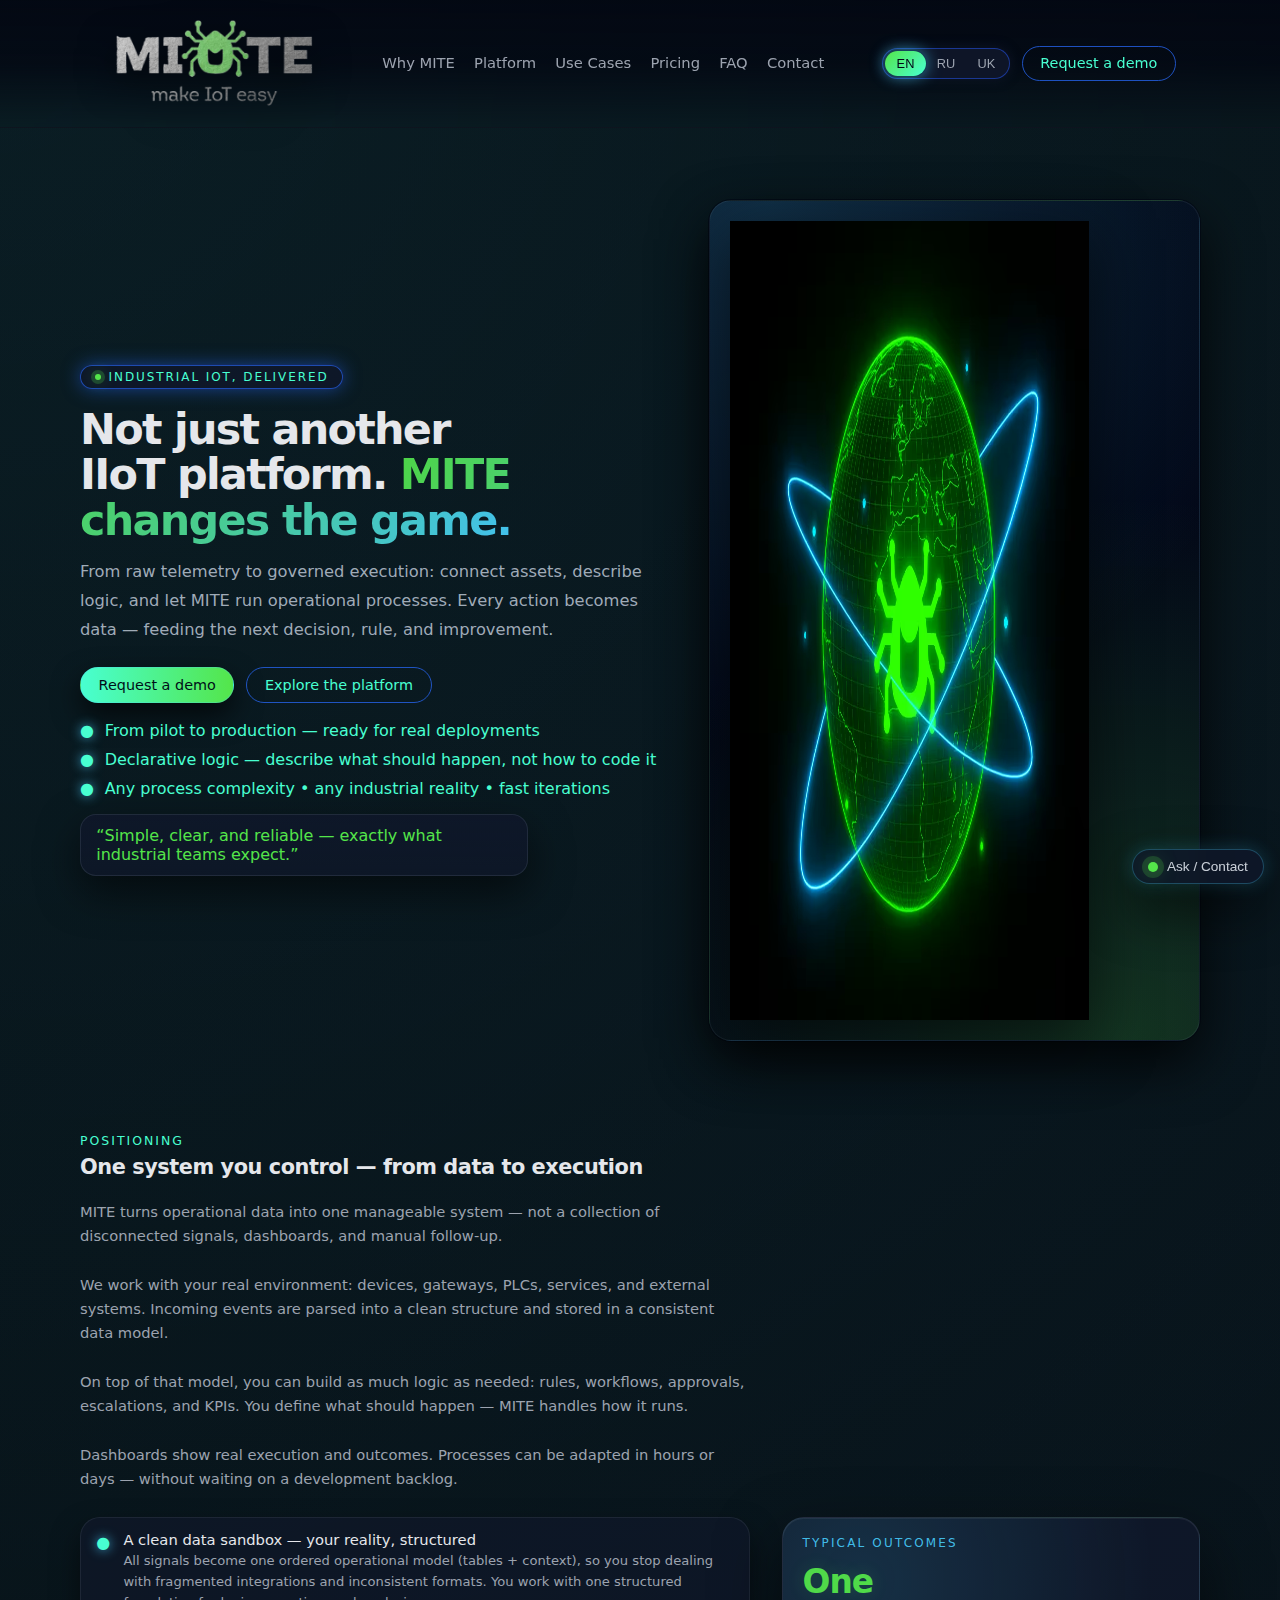
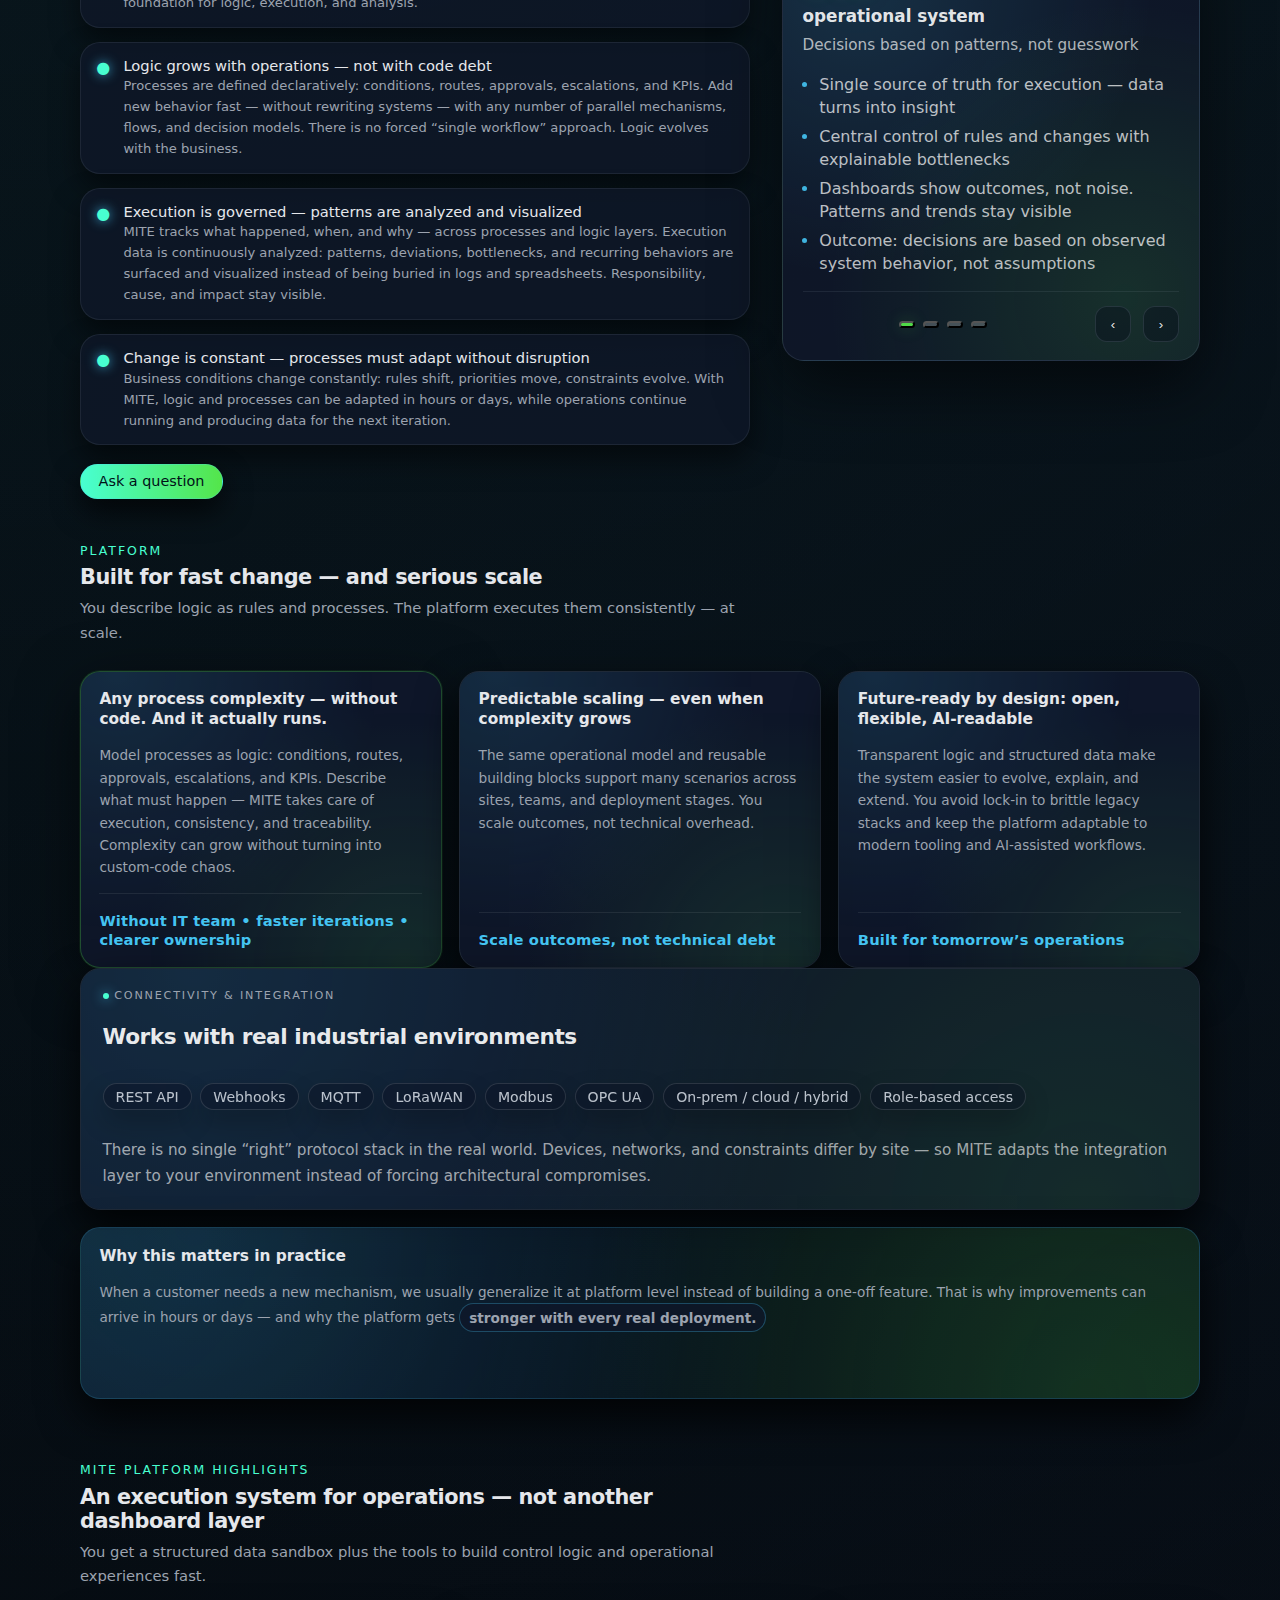
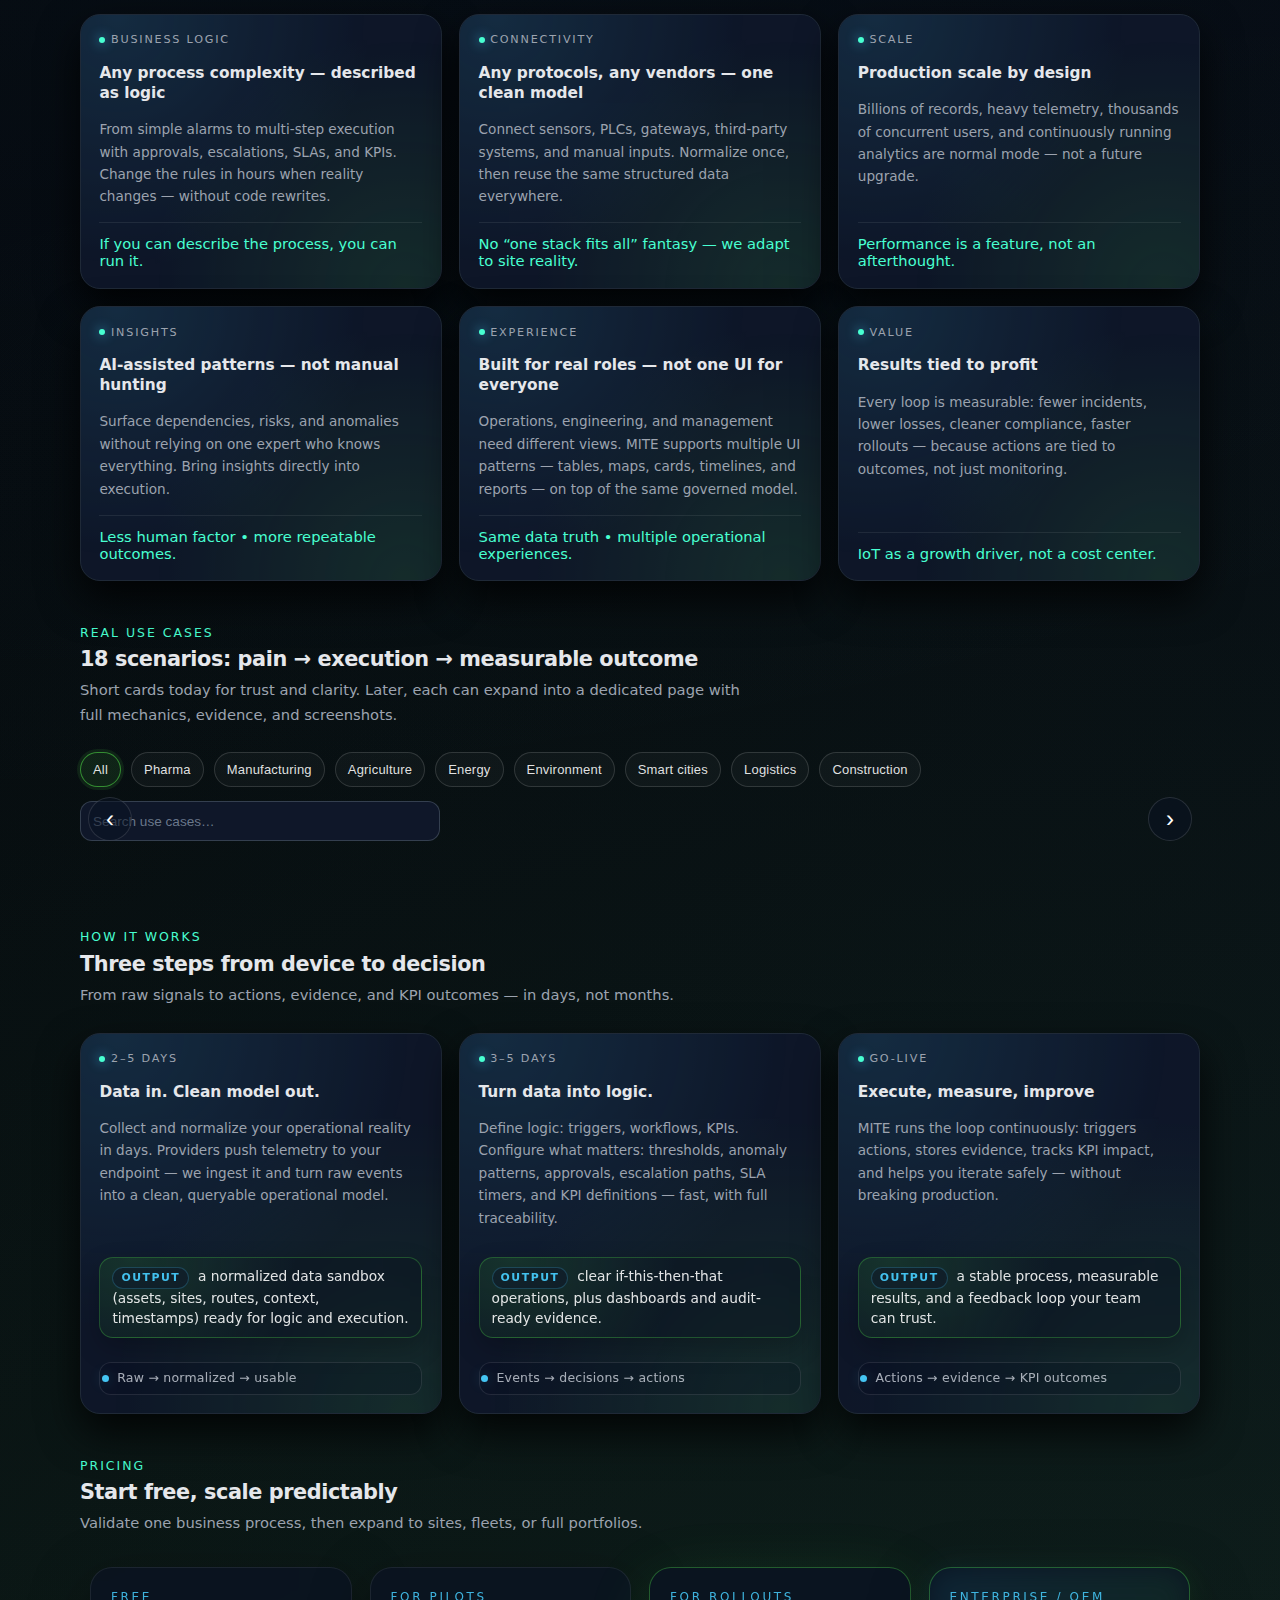
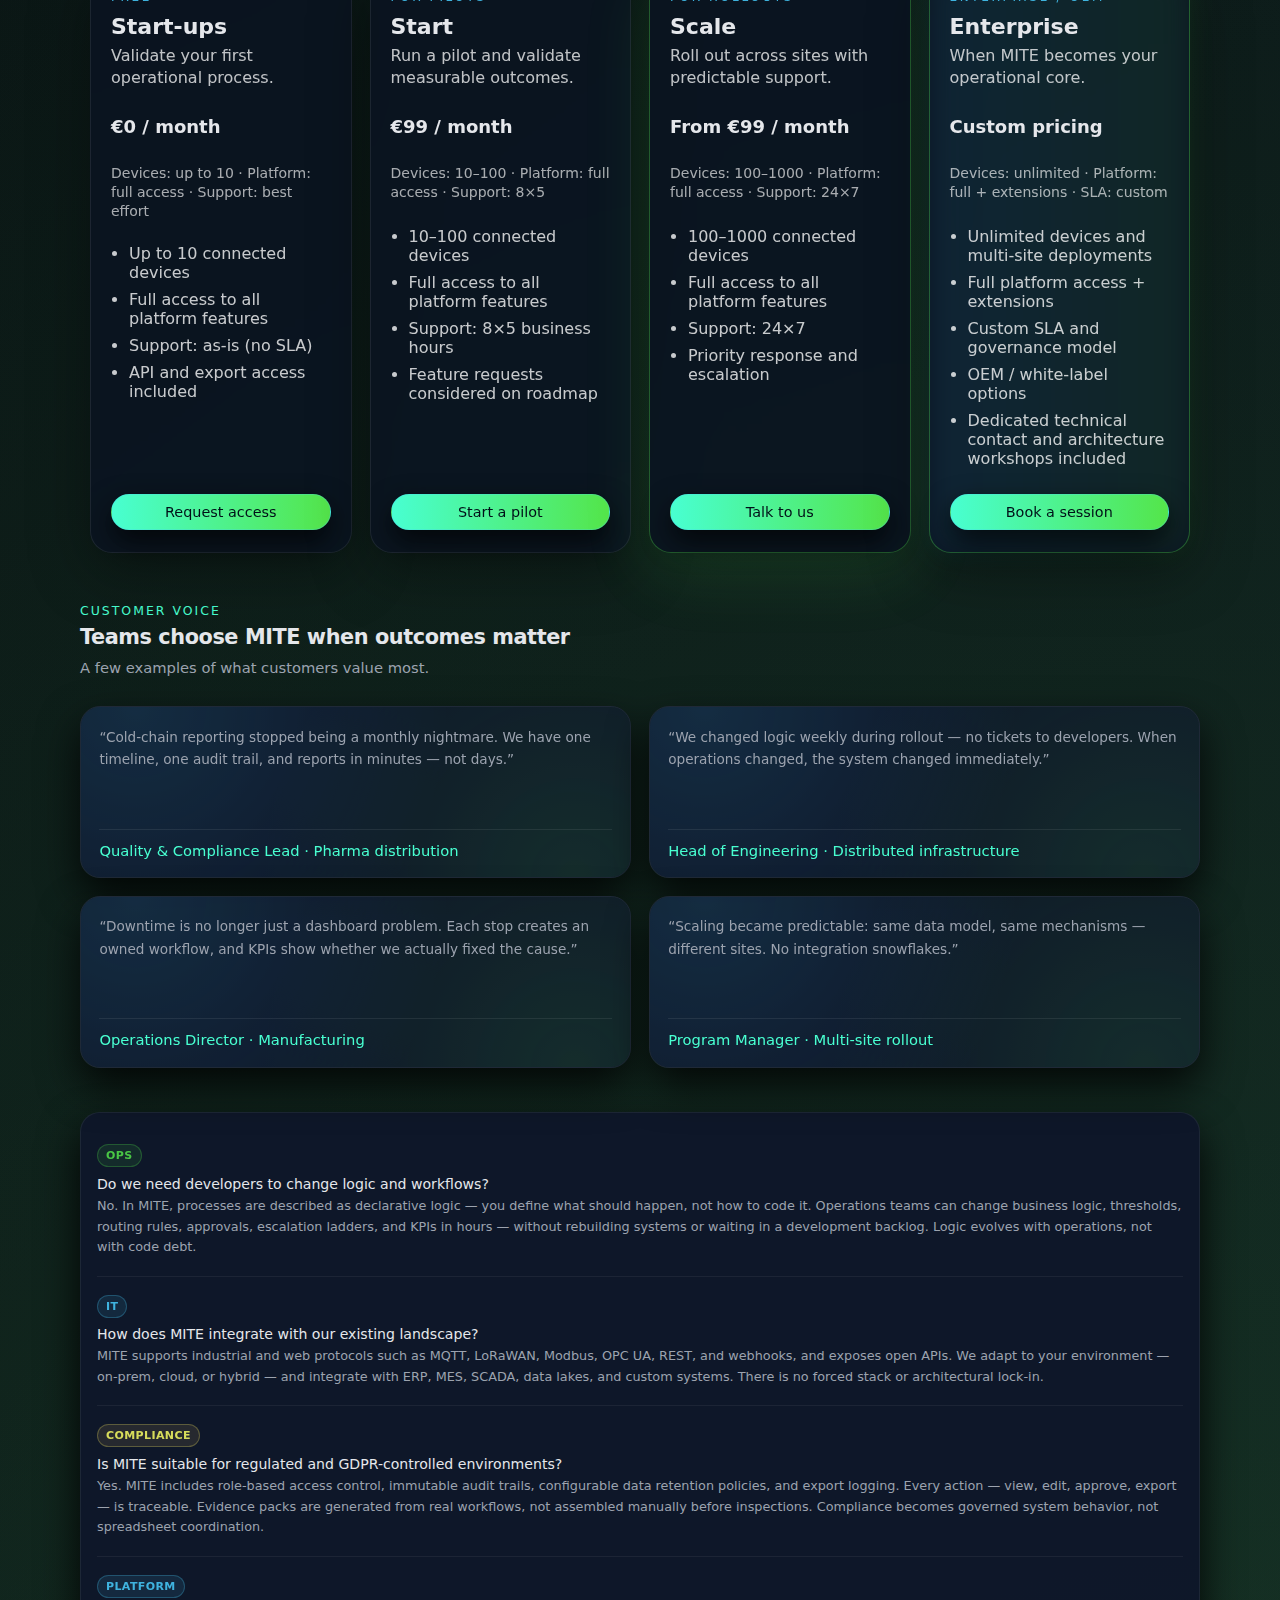
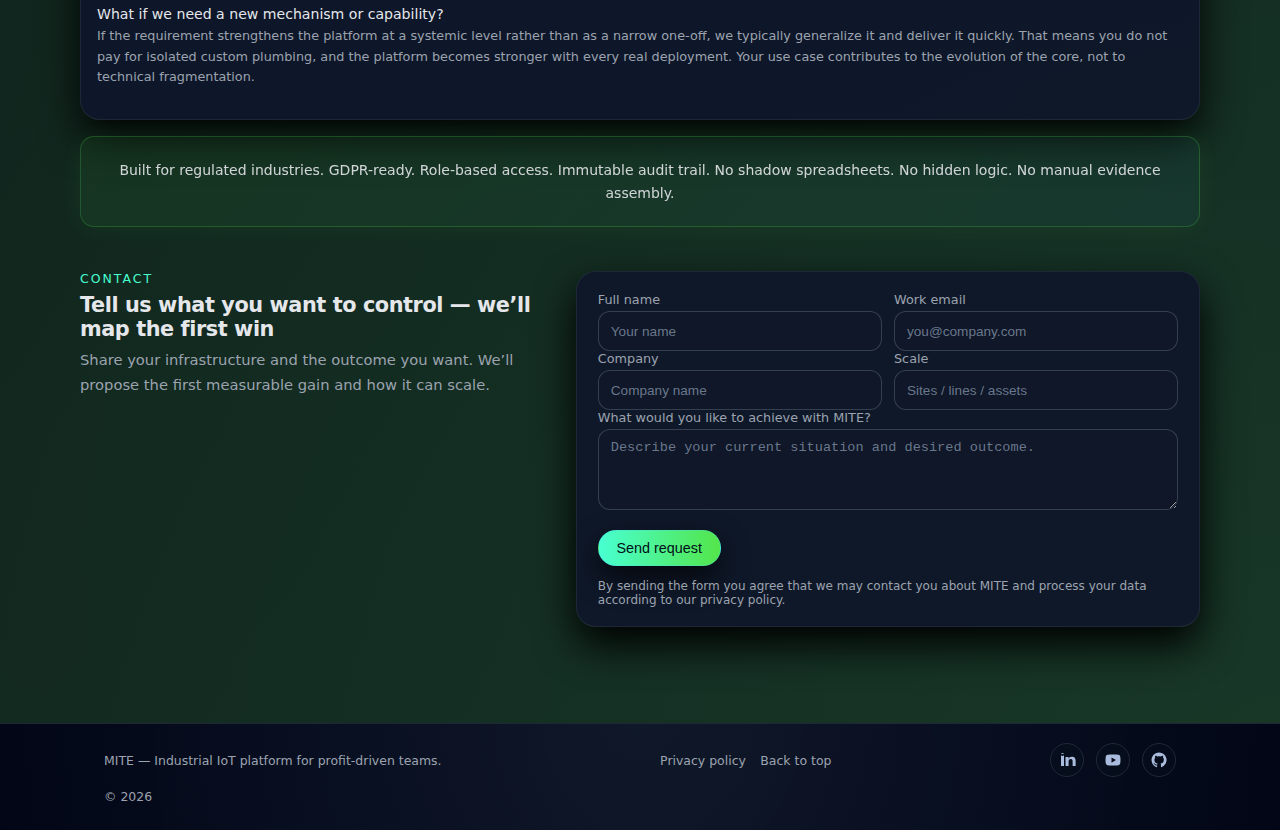
<file: index1.html>
<!DOCTYPE html>
<html lang="en">
<head>
  <meta charset="UTF-8" />
  <meta name="viewport" content="width=device-width, initial-scale=1" />

  <title>MITE — Industrial IIoT Platform for Connected Infrastructure</title>
  <meta
    name="description"
    content="MITE is an industrial IIoT platform that connects assets, models business logic, and turns operational data into decisions. Built for operations, engineering, and IT."
  />
  <link rel="canonical" href="https://mite.club/" />

  <meta property="og:title" content="MITE — Industrial IIoT Platform" />
  <meta
    property="og:description"
    content="Connect industrial assets, define business logic, and turn operational data into decisions — in one platform."
  />
  <meta property="og:type" content="website" />
  <meta property="og:url" content="https://mite.club/" />

  <link rel="icon" href="upload/favicon_mite.png" type="image/png" />
  <link rel="stylesheet" href="css/style.css" />

  <!-- Preload hero image -->
  <link
  rel="preload"
  as="image"
  href="upload/the-most-flexible-platform-ever.avif"
  type="image/avif"
  fetchpriority="high"
/>

  <!-- Google Optimize: BEFORE gtag.js -->
  <script async src="https://www.googleoptimize.com/optimize.js?id=OPT-5R6SJ2X"></script>

  <!-- Google Analytics 4 -->
  <script async src="https://www.googletagmanager.com/gtag/js?id=G-WNZ8GSS8XE"></script>
  <script>
    window.dataLayer = window.dataLayer || [];
    function gtag(){ dataLayer.push(arguments); }
    gtag("js", new Date());
    gtag("config", "G-WNZ8GSS8XE", { optimize_id: "OPT-5R6SJ2X" });
  </script>

  <!-- i18n + data -->
  <script defer src="js/en.js"></script>
 <!-- <script defer src="js/ru.js"></script>
  <script defer src="js/uk.js"></script>
   <script defer src="js/data/usecases.ru.js"></script>
  <script defer src="js/data/usecases.uk.js"></script>-->

  <script defer src="js/data/usecases.en.js"></script>
  <script defer src="js/script.js"></script>
</head>

<body>
  <header class="site-header">
    <div class="container nav-inner">
      <a href="#top" class="logo" aria-label="MITE home">
        <img
          src="upload/mite-logo-green-w_o-background.webp"
          alt="MITE logo"
          class="logo-img"
          width="220"
          height="52"
          decoding="async"
        />
      </a>

      <nav class="main-nav" aria-label="Primary navigation">
        <a href="#about" data-i18n="nav.about"></a>
        <a href="#platform" data-i18n="nav.platform"></a>
        <a href="#usecases" data-i18n="nav.solutions"></a>
        <a href="#pricing" data-i18n="nav.pricing"></a>
        <a href="#faq" data-i18n="nav.faq"></a>
        <a href="#contact" data-i18n="nav.contact"></a>
      </nav>

      <div class="nav-actions">
        <div class="lang-switch" aria-label="Language switcher">
          <button type="button" data-lang-btn="en" class="is-active">EN</button>
          <button type="button" data-lang-btn="ru">RU</button>
          <button type="button" data-lang-btn="uk">UK</button>
        </div>

        <a href="#contact" class="btn btn-outline" data-i18n="nav.demoBtn"></a>
      </div>
    </div>
  </header>

  <main class="page" id="top">
    <!-- HERO -->
    <section class="hero container" data-section="hero">
      <div class="hero-grid">
        <div class="hero-copy">
          <div class="hero-kicker">
            <span class="hero-kicker-dot" aria-hidden="true"></span>
            <span data-i18n="hero.kicker"></span>
          </div>

          <h1 class="hero-title" data-i18n="hero.title"></h1>
          <p class="hero-subtitle" data-i18n="hero.subtitle"></p>

          <div class="hero-cta-row">
            <a href="#contact" class="btn btn-primary" data-i18n="hero.primaryCta"></a>
            <a href="#how" class="btn btn-outline" data-i18n="hero.secondaryCta"></a>
          </div>

          <div class="hero-meta">
            <div class="hero-meta-item">
              <span class="about-point-icon" aria-hidden="true">●</span>
              <span data-i18n="hero.meta1"></span>
            </div>
            <div class="hero-meta-item">
              <span class="about-point-icon" aria-hidden="true">●</span>
              <span data-i18n="hero.meta2"></span>
            </div>
            <div class="hero-meta-item">
              <span class="about-point-icon" aria-hidden="true">●</span>
              <span data-i18n="hero.meta3"></span>
            </div>
          </div>

          <div class="hero-card">
            <span data-i18n="hero.badge"></span>
          </div>
        </div>

      <div class="hero-visual">
        <picture>
          <source srcset="upload/the-most-flexible-platform-ever.avif" type="image/avif" />
          <source srcset="upload/the-most-flexible-platform-ever.webp" type="image/webp" />
          <img
            class="orb-spider-img"
            src="upload/the-most-flexible-platform-ever.webp"
            alt="MITE IIoT platform visualization"
            width="1200"
            height="799"
            fetchpriority="high"
            loading="eager"
            decoding="async"
          />
        </picture>
      </div>
      </div>
    </section>

    <p class="sr-only">
      Industrial IoT platform for manufacturing, utilities, logistics, smart infrastructure,
      gateways, sensors, PLC integration, workflows, dashboards, and operational analytics.
    </p>

    <!-- ABOUT -->
    <section id="about" class="section container" data-section="about">
      <header class="section-header">
        <div class="eyebrow" data-i18n="about.eyebrow"></div>
        <h2 class="section-title" data-i18n="about.title"></h2>
        <p class="section-subtitle about-text" data-i18n="about.text"></p>
      </header>

      <div class="about-grid">
        <div>
          <div class="about-points">
            <div class="about-point" data-outcome="0">
              <div class="about-point-icon" aria-hidden="true">●</div>
              <div>
                <div class="about-point-title" data-i18n="about.point1.title"></div>
                <div class="about-point-text" data-i18n="about.point1.text"></div>
              </div>
            </div>

            <div class="about-point" data-outcome="1">
              <div class="about-point-icon" aria-hidden="true">●</div>
              <div>
                <div class="about-point-title" data-i18n="about.point2.title"></div>
                <div class="about-point-text" data-i18n="about.point2.text"></div>
              </div>
            </div>

            <div class="about-point" data-outcome="2">
              <div class="about-point-icon" aria-hidden="true">●</div>
              <div>
                <div class="about-point-title" data-i18n="about.point3.title"></div>
                <div class="about-point-text" data-i18n="about.point3.text"></div>
              </div>
            </div>

            <div class="about-point" data-outcome="3">
              <div class="about-point-icon" aria-hidden="true">●</div>
              <div>
                <div class="about-point-title" data-i18n="about.point4.title"></div>
                <div class="about-point-text" data-i18n="about.point4.text"></div>
              </div>
            </div>
          </div>

          <div class="about-cta-row">
            <a class="btn btn-primary" href="#contact" data-i18n="about.cta"></a>
          </div>
        </div>

        <aside class="about-side-card" aria-label="Typical outcomes">
          <div class="about-side-label" data-i18n="about.side.label"></div>

          <div class="about-side-metric">
            <div id="outcomeNum" class="about-side-num"></div>
            <div id="outcomeTitle" class="about-side-title"></div>
            <div id="outcomeText" class="about-side-text"></div>
            <ul id="outcomeBullets" class="outcome-bullets"></ul>
          </div>

          <div class="about-side-divider"></div>

          <div class="outcomes-nav">
            <div class="outcomes-dots" id="outcomesDots" aria-hidden="true"></div>
            <button class="outcomes-btn" id="outcomesPrev" type="button" aria-label="Previous">‹</button>
            <button class="outcomes-btn" id="outcomesNext" type="button" aria-label="Next">›</button>
          </div>
        </aside>
      </div>
    </section>

    <!-- PLATFORM -->
    <section id="platform" class="section container" data-section="platform">
      <header class="section-header">
        <div class="eyebrow" data-i18n="platform.eyebrow"></div>
        <h2 class="section-title" data-i18n="platform.title"></h2>
        <p class="section-subtitle" data-i18n="platform.subtitle"></p>
      </header>

      <div class="grid grid-3" role="list">
        <article class="card platform-card platform-card-main" role="listitem">
          <div class="card-inner">
            <h3 class="card-title" data-i18n="platform.cards.0.title"></h3>
            <p class="card-text" data-i18n="platform.cards.0.text"></p>
            <div class="card-meta" data-i18n="platform.cards.0.meta"></div>
          </div>
        </article>

        <article class="card platform-card" role="listitem">
          <div class="card-inner">
            <h3 class="card-title" data-i18n="platform.cards.1.title"></h3>
            <p class="card-text" data-i18n="platform.cards.1.text"></p>
            <div class="card-meta" data-i18n="platform.cards.1.meta"></div>
          </div>
        </article>

        <article class="card platform-card" role="listitem">
          <div class="card-inner">
            <h3 class="card-title" data-i18n="platform.cards.2.title"></h3>
            <p class="card-text" data-i18n="platform.cards.2.text"></p>
            <div class="card-meta" data-i18n="platform.cards.2.meta"></div>
          </div>
        </article>
      </div>

      <article class="card ci-card">
        <div class="card-inner">
          <div class="card-tag">
            <span class="card-tag-dot"></span>
            <span data-i18n="platform.ci.tag"></span>
          </div>

          <h3 class="ci-title" data-i18n="platform.ci.title"></h3>

          <div class="ci-chips">
            <span class="ci-chip">REST API</span>
            <span class="ci-chip">Webhooks</span>
            <span class="ci-chip">MQTT</span>
            <span class="ci-chip">LoRaWAN</span>
            <span class="ci-chip">Modbus</span>
            <span class="ci-chip">OPC UA</span>
            <span class="ci-chip" data-i18n="platform.ci.chip.onpremOrCloud"></span>
            <span class="ci-chip" data-i18n="platform.ci.chip.rbac"></span>
          </div>

          <p class="ci-note" data-i18n="platform.ci.note"></p>
        </div>
      </article>

      <article class="card platform-story">
        <div class="card-inner">
          <h3 class="card-title" data-i18n="platform.story.title"></h3>
          <p class="card-text" data-i18n="platform.story.text"></p>
        </div>
      </article>
    </section>

    <!-- HIGHLIGHTS -->
    <section id="highlights" class="section container" data-section="highlights">
      <header class="section-header">
        <div class="eyebrow" data-i18n="highlights.eyebrow"></div>
        <h2 class="section-title" data-i18n="highlights.title"></h2>
        <p class="section-subtitle" data-i18n="highlights.subtitle"></p>
      </header>

      <div class="grid grid-3" role="list">
        <article class="card" role="listitem">
          <div class="card-inner">
            <div class="card-tag"><span class="card-tag-dot"></span><span data-i18n="highlights.items.0.tag"></span></div>
            <h3 class="card-title" data-i18n="highlights.items.0.title"></h3>
            <p class="card-text" data-i18n="highlights.items.0.text"></p>
            <div class="card-meta" data-i18n="highlights.items.0.meta"></div>
          </div>
        </article>

        <article class="card" role="listitem">
          <div class="card-inner">
            <div class="card-tag"><span class="card-tag-dot"></span><span data-i18n="highlights.items.1.tag"></span></div>
            <h3 class="card-title" data-i18n="highlights.items.1.title"></h3>
            <p class="card-text" data-i18n="highlights.items.1.text"></p>
            <div class="card-meta" data-i18n="highlights.items.1.meta"></div>
          </div>
        </article>

        <article class="card" role="listitem">
          <div class="card-inner">
            <div class="card-tag"><span class="card-tag-dot"></span><span data-i18n="highlights.items.2.tag"></span></div>
            <h3 class="card-title" data-i18n="highlights.items.2.title"></h3>
            <p class="card-text" data-i18n="highlights.items.2.text"></p>
            <div class="card-meta" data-i18n="highlights.items.2.meta"></div>
          </div>
        </article>

        <article class="card" role="listitem">
          <div class="card-inner">
            <div class="card-tag"><span class="card-tag-dot"></span><span data-i18n="highlights.items.3.tag"></span></div>
            <h3 class="card-title" data-i18n="highlights.items.3.title"></h3>
            <p class="card-text" data-i18n="highlights.items.3.text"></p>
            <div class="card-meta" data-i18n="highlights.items.3.meta"></div>
          </div>
        </article>

        <article class="card" role="listitem">
          <div class="card-inner">
            <div class="card-tag"><span class="card-tag-dot"></span><span data-i18n="highlights.items.4.tag"></span></div>
            <h3 class="card-title" data-i18n="highlights.items.4.title"></h3>
            <p class="card-text" data-i18n="highlights.items.4.text"></p>
            <div class="card-meta" data-i18n="highlights.items.4.meta"></div>
          </div>
        </article>

        <article class="card" role="listitem">
          <div class="card-inner">
            <div class="card-tag"><span class="card-tag-dot"></span><span data-i18n="highlights.items.5.tag"></span></div>
            <h3 class="card-title" data-i18n="highlights.items.5.title"></h3>
            <p class="card-text" data-i18n="highlights.items.5.text"></p>
            <div class="card-meta" data-i18n="highlights.items.5.meta"></div>
          </div>
        </article>
      </div>
    </section>

    <!-- USE CASES -->
    <section id="usecases" class="section container" data-section="usecases">
      <header class="section-header">
        <div class="eyebrow" data-i18n="useReal.eyebrow"></div>
        <h2 class="section-title" data-i18n="useReal.title"></h2>
        <p class="section-subtitle" data-i18n="useReal.subtitle"></p>
      </header>

      <div class="pricing-carousel" id="ucCarousel">
        <div class="uc-toolbar">
          <div class="uc-filters" id="ucFilters" aria-label="Industry filters">
            <button class="uc-chip is-active" type="button" data-uc-filter="all" data-i18n="uc.filter.all"></button>
            <button class="uc-chip" type="button" data-uc-filter="pharma" data-i18n="uc.filter.pharma"></button>
            <button class="uc-chip" type="button" data-uc-filter="manufacturing" data-i18n="uc.filter.manufacturing"></button>
            <button class="uc-chip" type="button" data-uc-filter="agriculture" data-i18n="uc.filter.agriculture"></button>
            <button class="uc-chip" type="button" data-uc-filter="energy" data-i18n="uc.filter.energy"></button>
            <button class="uc-chip" type="button" data-uc-filter="environment" data-i18n="uc.filter.environment"></button>
            <button class="uc-chip" type="button" data-uc-filter="smartcities" data-i18n="uc.filter.smartcities"></button>
            <button class="uc-chip" type="button" data-uc-filter="logistics" data-i18n="uc.filter.logistics"></button>
            <button class="uc-chip" type="button" data-uc-filter="construction" data-i18n="uc.filter.construction"></button>
          </div>

          <div class="uc-search">
            <input
              id="ucSearch"
              type="search"
              aria-label="Search use cases"
              data-i18n-placeholder="uc.search.placeholder"
            />
          </div>
        </div>

        <button class="pc-nav pc-prev" type="button" aria-label="Previous use case" id="ucPrev">‹</button>

        <div class="pc-viewport">
          <div class="pc-track" id="ucTrack"></div>
        </div>

        <button class="pc-nav pc-next" type="button" aria-label="Next use case" id="ucNext">›</button>

        <div class="pc-dots" id="ucDots" aria-label="Use cases carousel pagination"></div>
      </div>
    </section>

    <!-- HOW -->
    <section id="how" class="section container" data-section="how">
      <header class="section-header">
        <div class="eyebrow" data-i18n="how.eyebrow"></div>
        <h2 class="section-title" data-i18n="how.title"></h2>
        <p class="section-subtitle" data-i18n="how.subtitle"></p>
      </header>

      <div class="grid grid-3" role="list">
        <article class="card" role="listitem">
          <div class="card-inner">
            <div class="card-tag"><span class="card-tag-dot"></span><span data-i18n="how.steps.0.tag"></span></div>
            <h3 class="card-title" data-i18n="how.steps.0.title"></h3>
            <p class="card-text" data-i18n="how.steps.0.text"></p>
            <p class="card-outcome" data-i18n="how.steps.0.output"></p>
            <p class="card-micro" data-i18n="how.steps.0.micro"></p>
          </div>
        </article>

        <article class="card" role="listitem">
          <div class="card-inner">
            <div class="card-tag"><span class="card-tag-dot"></span><span data-i18n="how.steps.1.tag"></span></div>
            <h3 class="card-title" data-i18n="how.steps.1.title"></h3>
            <p class="card-text" data-i18n="how.steps.1.text"></p>
            <p class="card-outcome" data-i18n="how.steps.1.output"></p>
            <p class="card-micro" data-i18n="how.steps.1.micro"></p>
          </div>
        </article>

        <article class="card" role="listitem">
          <div class="card-inner">
            <div class="card-tag"><span class="card-tag-dot"></span><span data-i18n="how.steps.2.tag"></span></div>
            <h3 class="card-title" data-i18n="how.steps.2.title"></h3>
            <p class="card-text" data-i18n="how.steps.2.text"></p>
            <p class="card-outcome" data-i18n="how.steps.2.output"></p>
            <p class="card-micro" data-i18n="how.steps.2.micro"></p>
          </div>
        </article>
      </div>
    </section>

    <!-- PRICING -->
    <section id="pricing" class="section container" data-section="pricing">
      <header class="section-header">
        <div class="eyebrow" data-i18n="pricing.eyebrow"></div>
        <h2 class="section-title" data-i18n="pricing.title"></h2>
        <p class="section-subtitle" data-i18n="pricing.subtitle"></p>
      </header>

      <div class="pricing-carousel" id="pricingCarousel">
        <button class="pc-nav pc-prev" type="button" aria-label="Previous plan">‹</button>

        <div class="pc-viewport">
          <div class="pc-track">
            <article class="pc-card" data-plan="free">
              <div class="pc-top">
                <div class="pc-label" data-i18n="pricing.free.label"></div>
                <h3 class="pc-name" data-i18n="pricing.free.name"></h3>
                <p class="pc-tagline" data-i18n="pricing.free.tagline"></p>
              </div>
              <div class="pc-price" data-i18n="pricing.free.price"></div>
              <div class="pc-note" data-i18n="pricing.free.note"></div>
              <ul class="pc-list">
                <li data-i18n="pricing.free.li1"></li>
                <li data-i18n="pricing.free.li2"></li>
                <li data-i18n="pricing.free.li3"></li>
                <li data-i18n="pricing.free.li4"></li>
              </ul>
              <a class="btn btn-primary" href="#contact" data-i18n="pricing.free.cta"></a>
            </article>

            <article class="pc-card" data-plan="start">
              <div class="pc-top">
                <div class="pc-label" data-i18n="pricing.plan1.label"></div>
                <h3 class="pc-name" data-i18n="pricing.plan1.name"></h3>
                <p class="pc-tagline" data-i18n="pricing.plan1.tagline"></p>
              </div>
              <div class="pc-price" data-i18n="pricing.plan1.price"></div>
              <div class="pc-note" data-i18n="pricing.plan1.note"></div>
              <ul class="pc-list">
                <li data-i18n="pricing.plan1.li1"></li>
                <li data-i18n="pricing.plan1.li2"></li>
                <li data-i18n="pricing.plan1.li3"></li>
                <li data-i18n="pricing.plan1.li4"></li>
              </ul>
              <a class="btn btn-primary" href="#contact" data-i18n="pricing.plan1.cta"></a>
            </article>

            <article class="pc-card is-featured" data-plan="scale">
              <div class="pc-top">
                <div class="pc-label" data-i18n="pricing.plan2.label"></div>
                <h3 class="pc-name" data-i18n="pricing.plan2.name"></h3>
                <p class="pc-tagline" data-i18n="pricing.plan2.tagline"></p>
              </div>
              <div class="pc-price" data-i18n="pricing.plan2.price"></div>
              <div class="pc-note" data-i18n="pricing.plan2.note"></div>
              <ul class="pc-list">
                <li data-i18n="pricing.plan2.li1"></li>
                <li data-i18n="pricing.plan2.li2"></li>
                <li data-i18n="pricing.plan2.li3"></li>
                <li data-i18n="pricing.plan2.li4"></li>
              </ul>
              <a class="btn btn-primary" href="#contact" data-i18n="pricing.plan2.cta"></a>
            </article>

            <article class="pc-card enterprise" data-plan="enterprise">
              <div class="pc-top">
                <div class="pc-label" data-i18n="pricing.plan3.label"></div>
                <h3 class="pc-name" data-i18n="pricing.plan3.name"></h3>
                <p class="pc-tagline" data-i18n="pricing.plan3.tagline"></p>
              </div>
              <div class="pc-price" data-i18n="pricing.plan3.price"></div>
              <div class="pc-note" data-i18n="pricing.plan3.note"></div>
              <ul class="pc-list">
                <li data-i18n="pricing.plan3.li1"></li>
                <li data-i18n="pricing.plan3.li2"></li>
                <li data-i18n="pricing.plan3.li3"></li>
                <li data-i18n="pricing.plan3.li4"></li>
                <li data-i18n="pricing.plan3.li5"></li>
              </ul>
              <a class="btn btn-primary" href="#contact" data-i18n="pricing.plan3.cta"></a>
            </article>
          </div>
        </div>

        <button class="pc-nav pc-next" type="button" aria-label="Next plan">›</button>
        <div class="pc-dots" id="pricingDots" aria-label="Pricing carousel pagination"></div>
      </div>
    </section>

    <!-- TESTIMONIALS -->
    <section id="testimonials" class="section container" data-section="testimonials">
      <header class="section-header">
        <div class="eyebrow" data-i18n="testimonials.eyebrow"></div>
        <h2 class="section-title" data-i18n="testimonials.title"></h2>
        <p class="section-subtitle" data-i18n="testimonials.subtitle"></p>
      </header>

      <div class="grid grid-2" role="list">
        <article class="card" role="listitem">
          <div class="card-inner">
            <p class="card-text" data-i18n="testimonials.items.0.text"></p>
            <div class="card-meta" data-i18n="testimonials.items.0.meta"></div>
          </div>
        </article>

        <article class="card" role="listitem">
          <div class="card-inner">
            <p class="card-text" data-i18n="testimonials.items.1.text"></p>
            <div class="card-meta" data-i18n="testimonials.items.1.meta"></div>
          </div>
        </article>

        <article class="card" role="listitem">
          <div class="card-inner">
            <p class="card-text" data-i18n="testimonials.items.2.text"></p>
            <div class="card-meta" data-i18n="testimonials.items.2.meta"></div>
          </div>
        </article>

        <article class="card" role="listitem">
          <div class="card-inner">
            <p class="card-text" data-i18n="testimonials.items.3.text"></p>
            <div class="card-meta" data-i18n="testimonials.items.3.meta"></div>
          </div>
        </article>
      </div>
    </section>

    <!-- FAQ -->
    <section id="faq" class="section container" data-section="faq">
      <div class="faq-list">
        <div class="faq-item">
          <div class="faq-q-wrap">
            <span class="faq-tag faq-tag--ops">Ops</span>
            <div class="faq-q" data-i18n="faq.items.0.q"></div>
          </div>
          <div class="faq-a" data-i18n="faq.items.0.a"></div>
        </div>

        <div class="faq-item">
          <div class="faq-q-wrap">
            <span class="faq-tag faq-tag--it">IT</span>
            <div class="faq-q" data-i18n="faq.items.1.q"></div>
          </div>
          <div class="faq-a" data-i18n="faq.items.1.a"></div>
        </div>

        <div class="faq-item">
          <div class="faq-q-wrap">
            <span class="faq-tag faq-tag--compliance">Compliance</span>
            <div class="faq-q" data-i18n="faq.items.2.q"></div>
          </div>
          <div class="faq-a" data-i18n="faq.items.2.a"></div>
        </div>

        <div class="faq-item">
          <div class="faq-q-wrap">
            <span class="faq-tag faq-tag--it">Platform</span>
            <div class="faq-q" data-i18n="faq.items.3.q"></div>
          </div>
          <div class="faq-a" data-i18n="faq.items.3.a"></div>
        </div>
      </div>

      <div class="faq-trust">
        <div class="faq-trust-text" data-i18n="faq.trust"></div>
      </div>
    </section>

    <!-- CONTACT -->
    <section id="contact" class="section container" data-section="contact">
      <div class="two-column">
        <header class="section-header">
          <div class="eyebrow" data-i18n="contact.eyebrow"></div>
          <h2 class="section-title" data-i18n="contact.title"></h2>
          <p class="section-subtitle" data-i18n="contact.subtitle"></p>
        </header>

        <div class="contact-card">
          <form
            class="form js-mite-form"
            data-toast=".js-success-toast"
            action="https://formspree.io/f/mjkranro"
            method="POST"
            autocomplete="on"
          >
            <input type="hidden" name="source" value="main_contact" />

            <div class="form-grid form-row-2">
              <div>
                <label for="cName" data-i18n="contact.nameLabel"></label>
                <input id="cName" name="name" type="text" data-i18n-placeholder="contact.namePlaceholder" />
              </div>
              <div>
                <label for="cEmail" data-i18n="contact.emailLabel"></label>
                <input id="cEmail" name="email" type="email" data-i18n-placeholder="contact.emailPlaceholder" />
              </div>
            </div>

            <div class="form-grid form-row-2">
              <div>
                <label for="cCompany" data-i18n="contact.companyLabel"></label>
                <input id="cCompany" name="company" type="text" data-i18n-placeholder="contact.companyPlaceholder" />
              </div>
              <div>
                <label for="cSize" data-i18n="contact.sizeLabel"></label>
                <input id="cSize" name="size" type="text" data-i18n-placeholder="contact.sizePlaceholder" />
              </div>
            </div>

            <div>
              <label for="cMessage" data-i18n="contact.messageLabel"></label>
              <textarea
                id="cMessage"
                name="message"
                rows="4"
                data-i18n-placeholder="contact.messagePlaceholder"
              ></textarea>
            </div>

            <div class="pricing-cta-row">
              <button type="submit" class="btn btn-primary" data-i18n="contact.submit"></button>
              <span class="form-footnote" data-i18n="contact.legal"></span>
            </div>

            <div class="toast js-success-toast" data-i18n="thank-you.submit" hidden></div>
          </form>
        </div>
      </div>
    </section>
  </main>

  <footer class="site-footer">
    <div class="container footer-inner">
      <div data-i18n="footer.note"></div>

      <div class="footer-links">
        <a href="privacy-policy.html" data-i18n="footer.privacy"></a>
        <a href="#top" data-i18n="footer.backToTop"></a>
      </div>

      <div class="footer-social" aria-label="Social links">
        <a
          class="social-link"
          href="https://www.linkedin.com/company/mitemonitoring"
          target="_blank"
          rel="noopener noreferrer"
          aria-label="LinkedIn"
        >
          <svg viewBox="0 0 24 24" aria-hidden="true"><path d="M4 4h4v16H4zM6 2.5a2 2 0 1 0 0 4 2 2 0 0 0 0-4zM10 8h4v2.2c.6-1.2 2-2.4 4.2-2.4 4.4 0 5.3 2.7 5.3 6.3V20h-4v-5.2c0-2.1 0-4-2.5-4s-2.9 1.9-2.9 3.9V20h-4z"/></svg>
        </a>

        <a
          class="social-link"
          href="https://www.youtube.com/@makeioteasy257"
          target="_blank"
          rel="noopener noreferrer"
          aria-label="YouTube"
        >
          <svg viewBox="0 0 24 24" aria-hidden="true"><path d="M21.6 7.2a3 3 0 0 0-2.1-2.1C17.7 4.6 12 4.6 12 4.6s-5.7 0-7.5.5A3 3 0 0 0 2.4 7.2 31 31 0 0 0 2 12a31 31 0 0 0 .4 4.8 3 3 0 0 0 2.1 2.1c1.8.5 7.5.5 7.5.5s5.7 0 7.5-.5a3 3 0 0 0 2.1-2.1A31 31 0 0 0 22 12a31 31 0 0 0-.4-4.8zM10 15.5v-7l6 3.5z"/></svg>
        </a>

        <a
          class="social-link"
          href="https://github.com/AlexKirkouski/iot"
          target="_blank"
          rel="noopener noreferrer"
          aria-label="GitHub"
        >
          <svg viewBox="0 0 24 24" aria-hidden="true"><path d="M12 2a10 10 0 0 0-3.2 19.5c.5.1.7-.2.7-.5v-1.7c-2.8.6-3.4-1.2-3.4-1.2-.5-1.1-1.1-1.4-1.1-1.4-.9-.6.1-.6.1-.6 1 .1 1.6 1 1.6 1 .9 1.6 2.4 1.1 3 .9.1-.7.4-1.1.7-1.4-2.2-.3-4.5-1.1-4.5-5a3.9 3.9 0 0 1 1-2.7 3.6 3.6 0 0 1 .1-2.7s.8-.3 2.7 1a9.3 9.3 0 0 1 4.9 0c1.9-1.3 2.7-1 2.7-1a3.6 3.6 0 0 1 .1 2.7 3.9 3 0 0 1 1 2.7c0 3.9-2.3 4.7-4.5 5 .4.3.7.9.7 1.8V21c0 .3.2.6.7.5A10 10 0 0 0 12 2z"/></svg>
        </a>
      </div>
    </div>

    <div class="container footer-bottom">
      <span>© <span id="y"></span></span>
    </div>
  </footer>

  <!-- Quick contact -->
  <button class="quick-contact" type="button" id="quickBtn">
    <span class="quick-dot" aria-hidden="true"></span>
    <span class="quick-label" data-i18n="quick.label"></span>
  </button>

  <div class="drawer-overlay" id="drawerOverlay" aria-hidden="true"></div>

  <div class="drawer" id="drawer" role="dialog" aria-modal="true" aria-labelledby="drawerTitle">
    <div class="drawer-head">
      <div class="drawer-title" id="drawerTitle" data-i18n="quick.title"></div>
      <button class="drawer-close" type="button" id="drawerClose" aria-label="Close">×</button>
    </div>

    <div class="drawer-body">
      <form
        class="form js-mite-form"
        data-toast=".js-success-toast"
        action="https://formspree.io/f/mjkranro"
        method="POST"
        autocomplete="on"
      >
        <input type="hidden" name="source" value="quick_drawer" />

        <div>
          <label for="qName" data-i18n="quick.nameLabel"></label>
          <input
            type="text"
            id="qName"
            name="name"
            autocomplete="name"
            required
            data-i18n-placeholder="quick.namePh"
          />
        </div>

        <div>
          <label for="qEmail" data-i18n="quick.emailLabel"></label>
          <input
            type="email"
            id="qEmail"
            name="email"
            autocomplete="email"
            required
            data-i18n-placeholder="quick.emailPh"
          />
        </div>

        <div>
          <label for="qMsg" data-i18n="quick.msgLabel"></label>
          <textarea
            id="qMsg"
            name="message"
            rows="3"
            required
            data-i18n-placeholder="quick.msgPh"
          ></textarea>
        </div>

        <div class="drawer-actions">
          <button class="btn btn-ghost" type="button" id="drawerCancel" data-i18n="quick.cancel"></button>
          <button class="btn btn-primary" type="submit" data-i18n="quick.send"></button>
        </div>

        <div class="drawer-note" data-i18n="quick.note"></div>
        <div class="toast js-success-toast" data-i18n="thank-you.submit" hidden></div>
      </form>
    </div>
  </div>
</body>
</html>
</file>
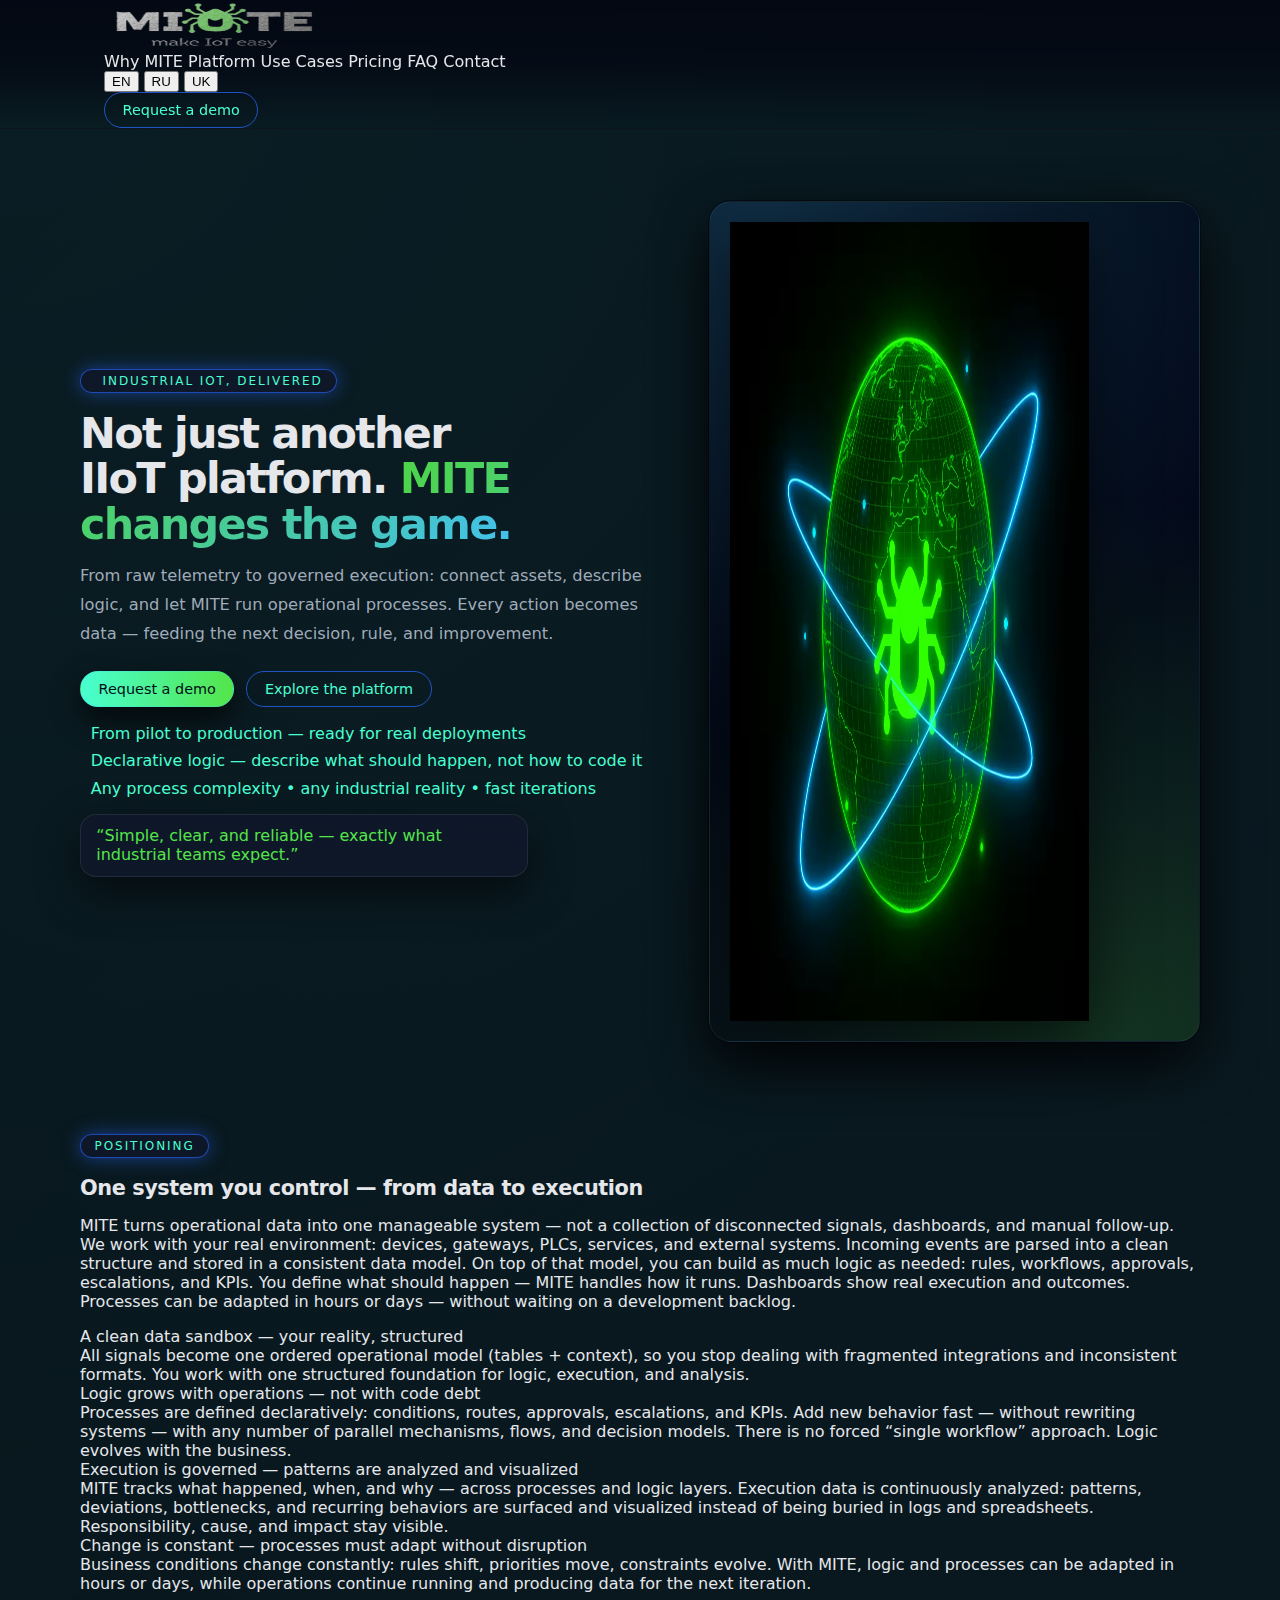
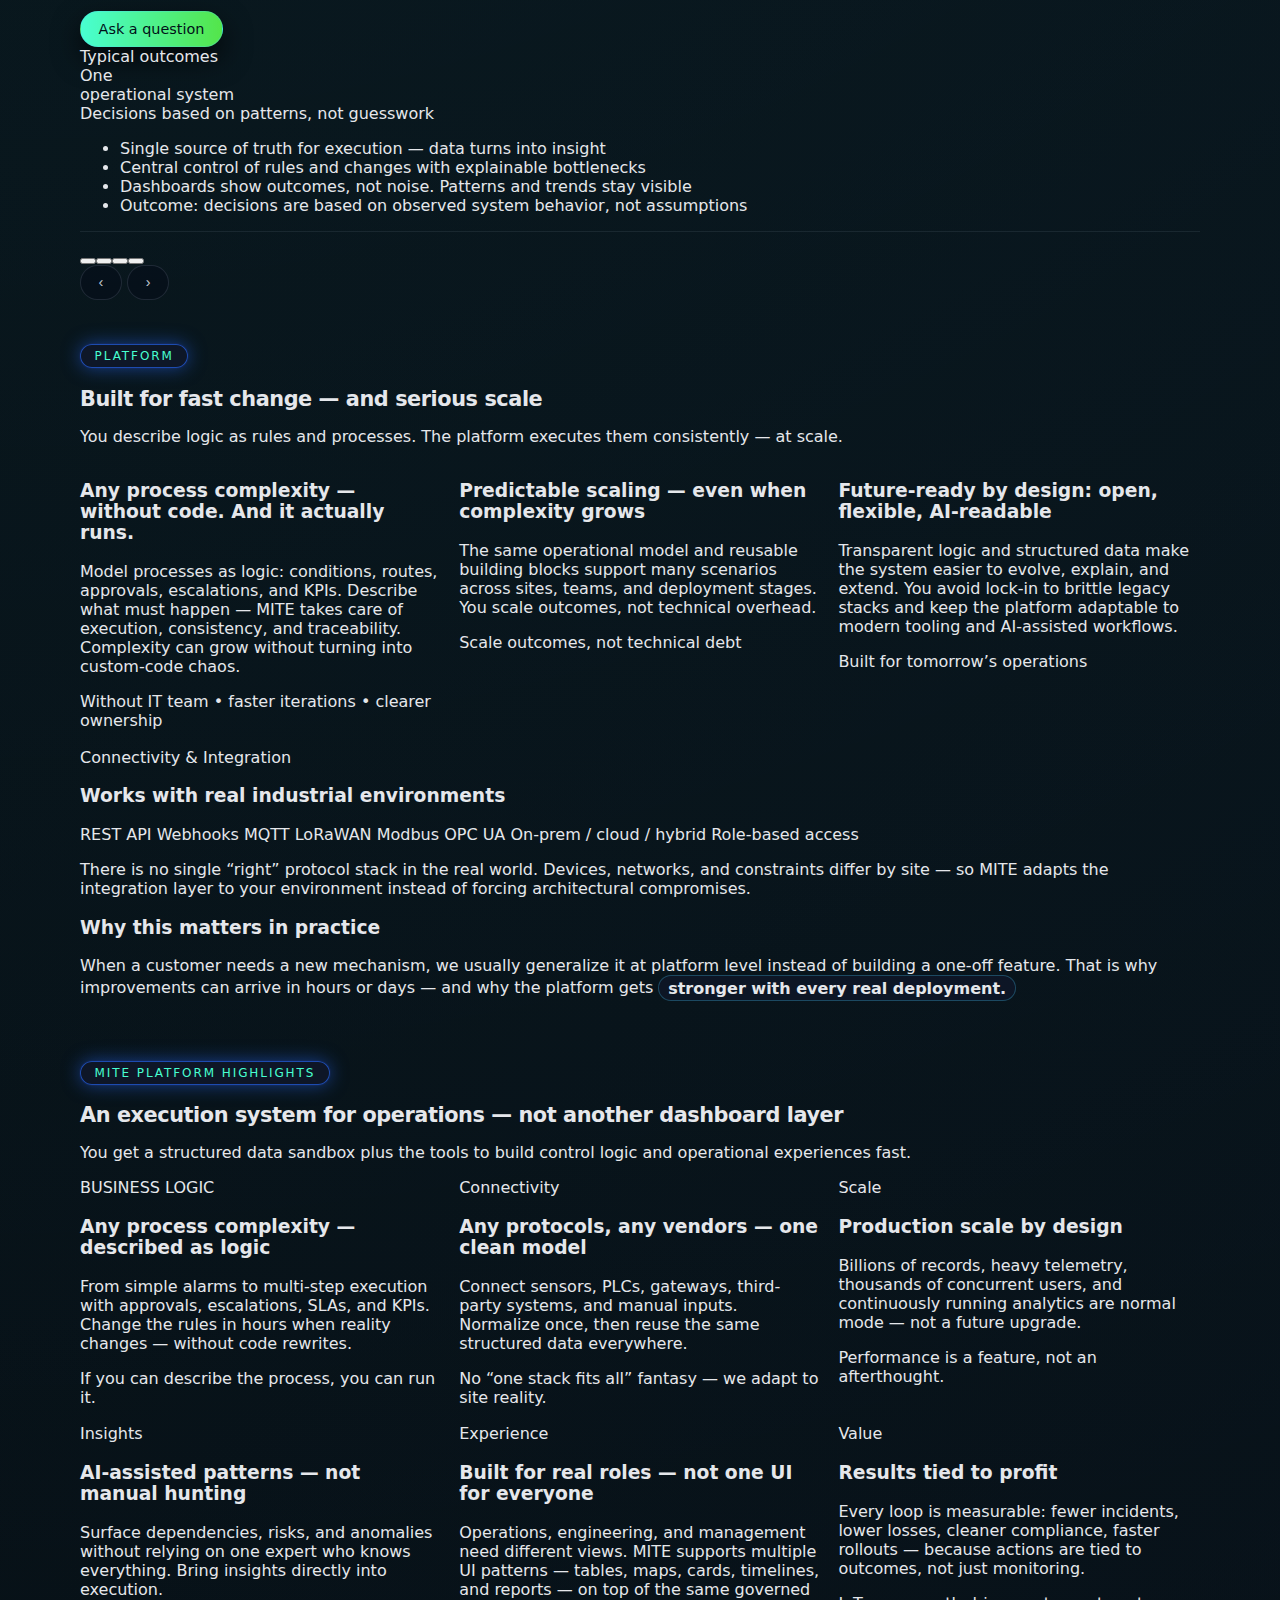
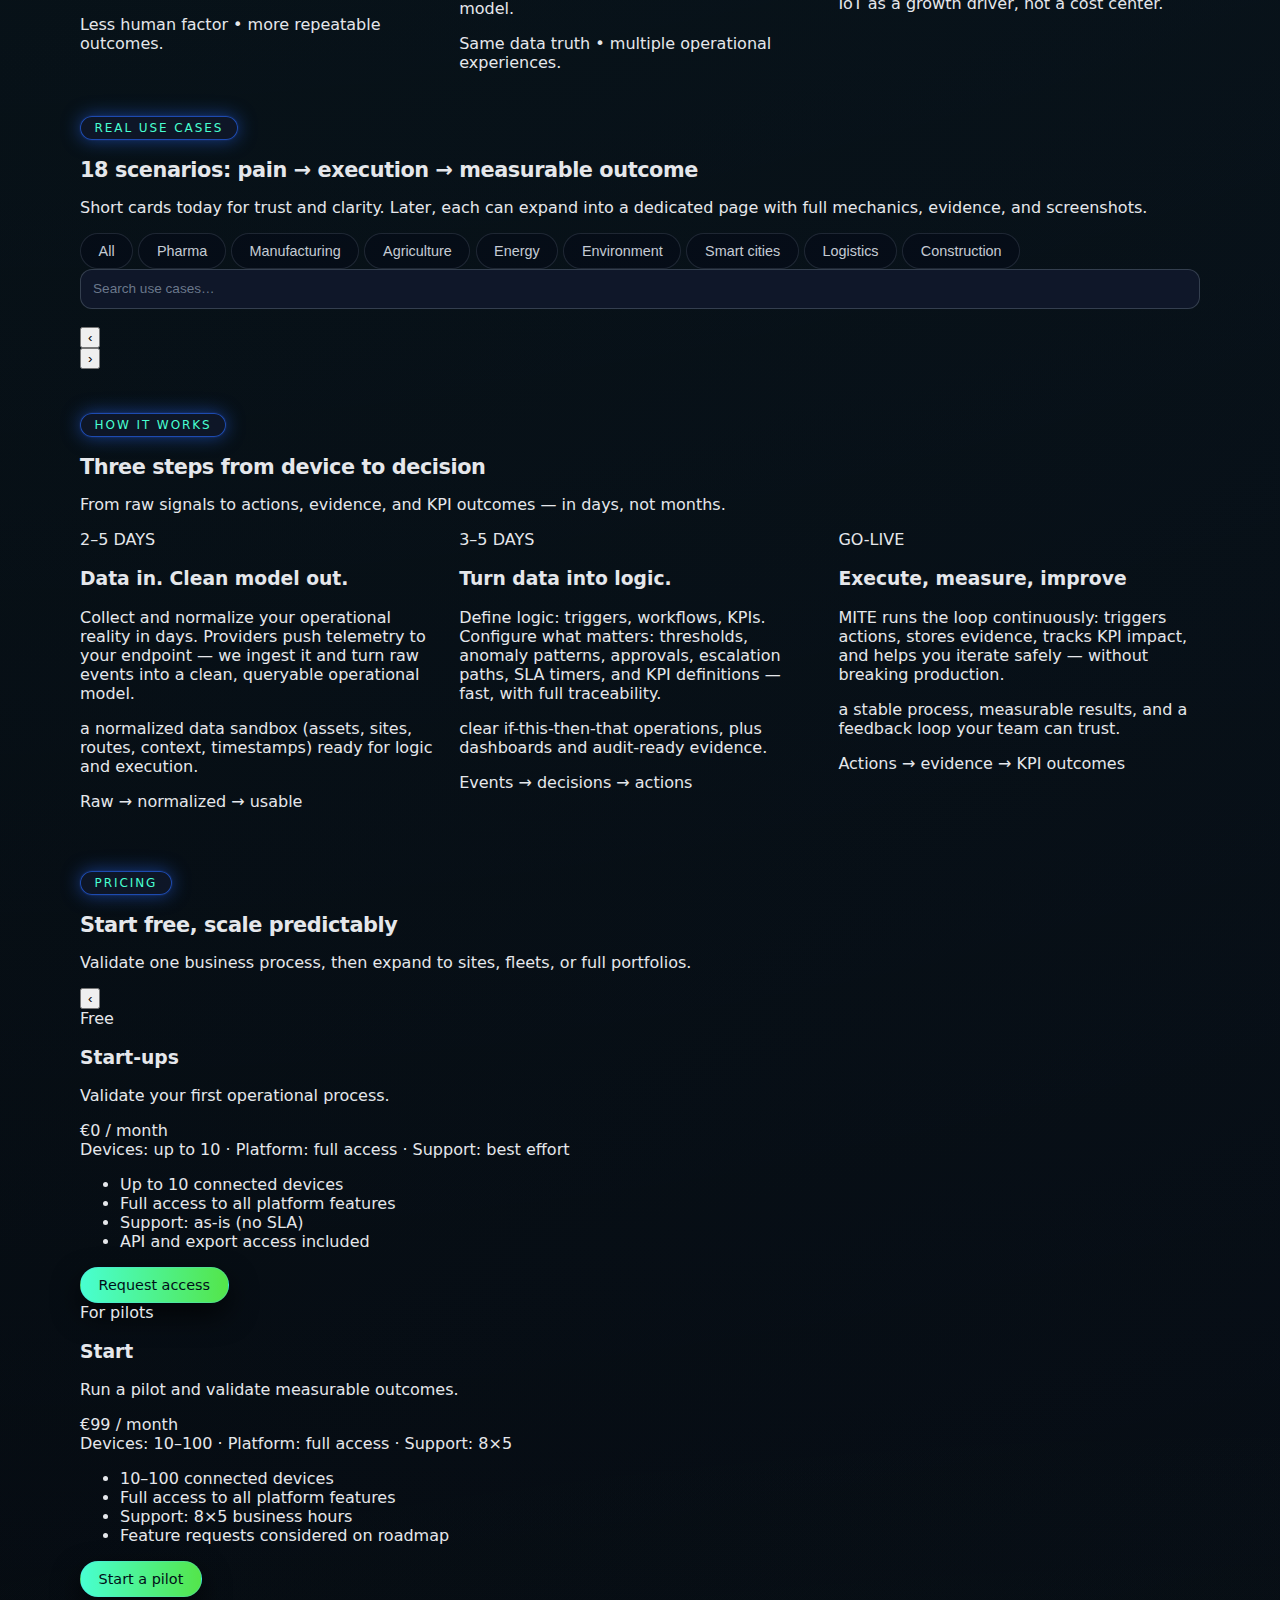
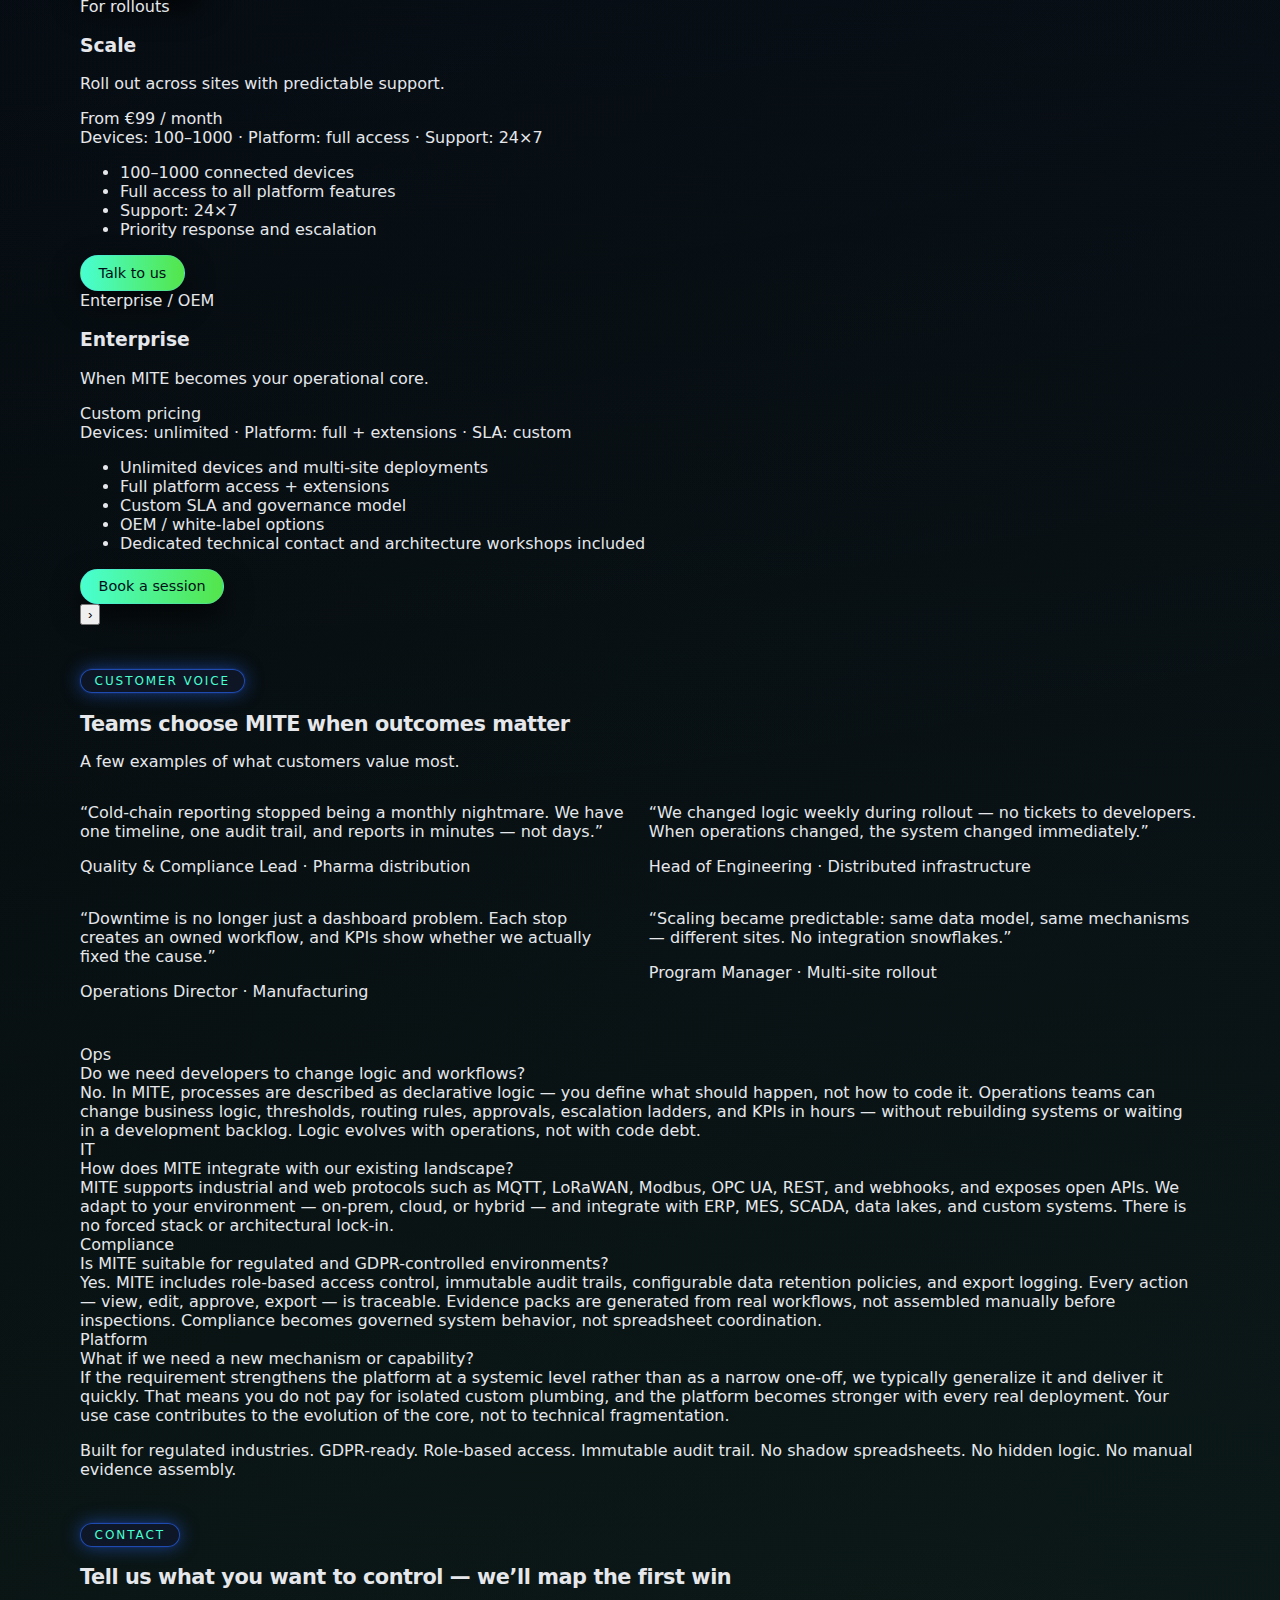
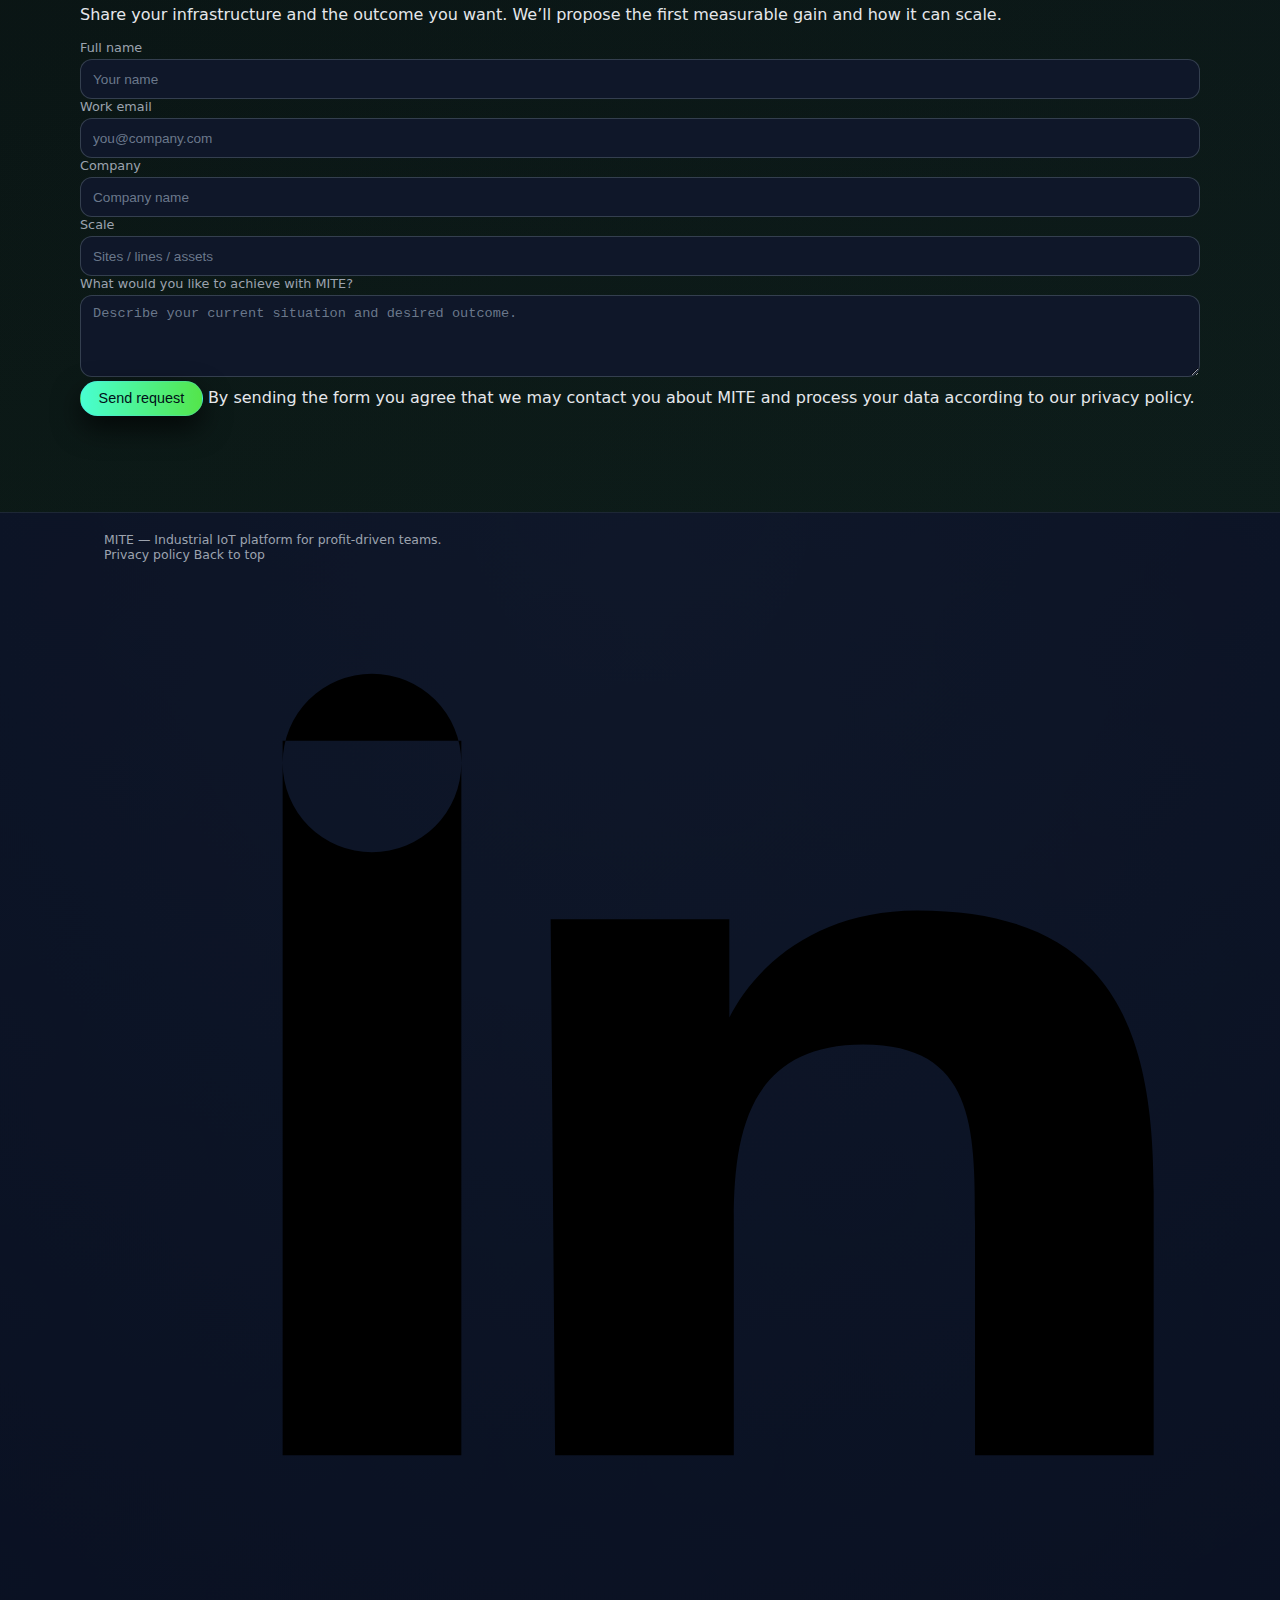
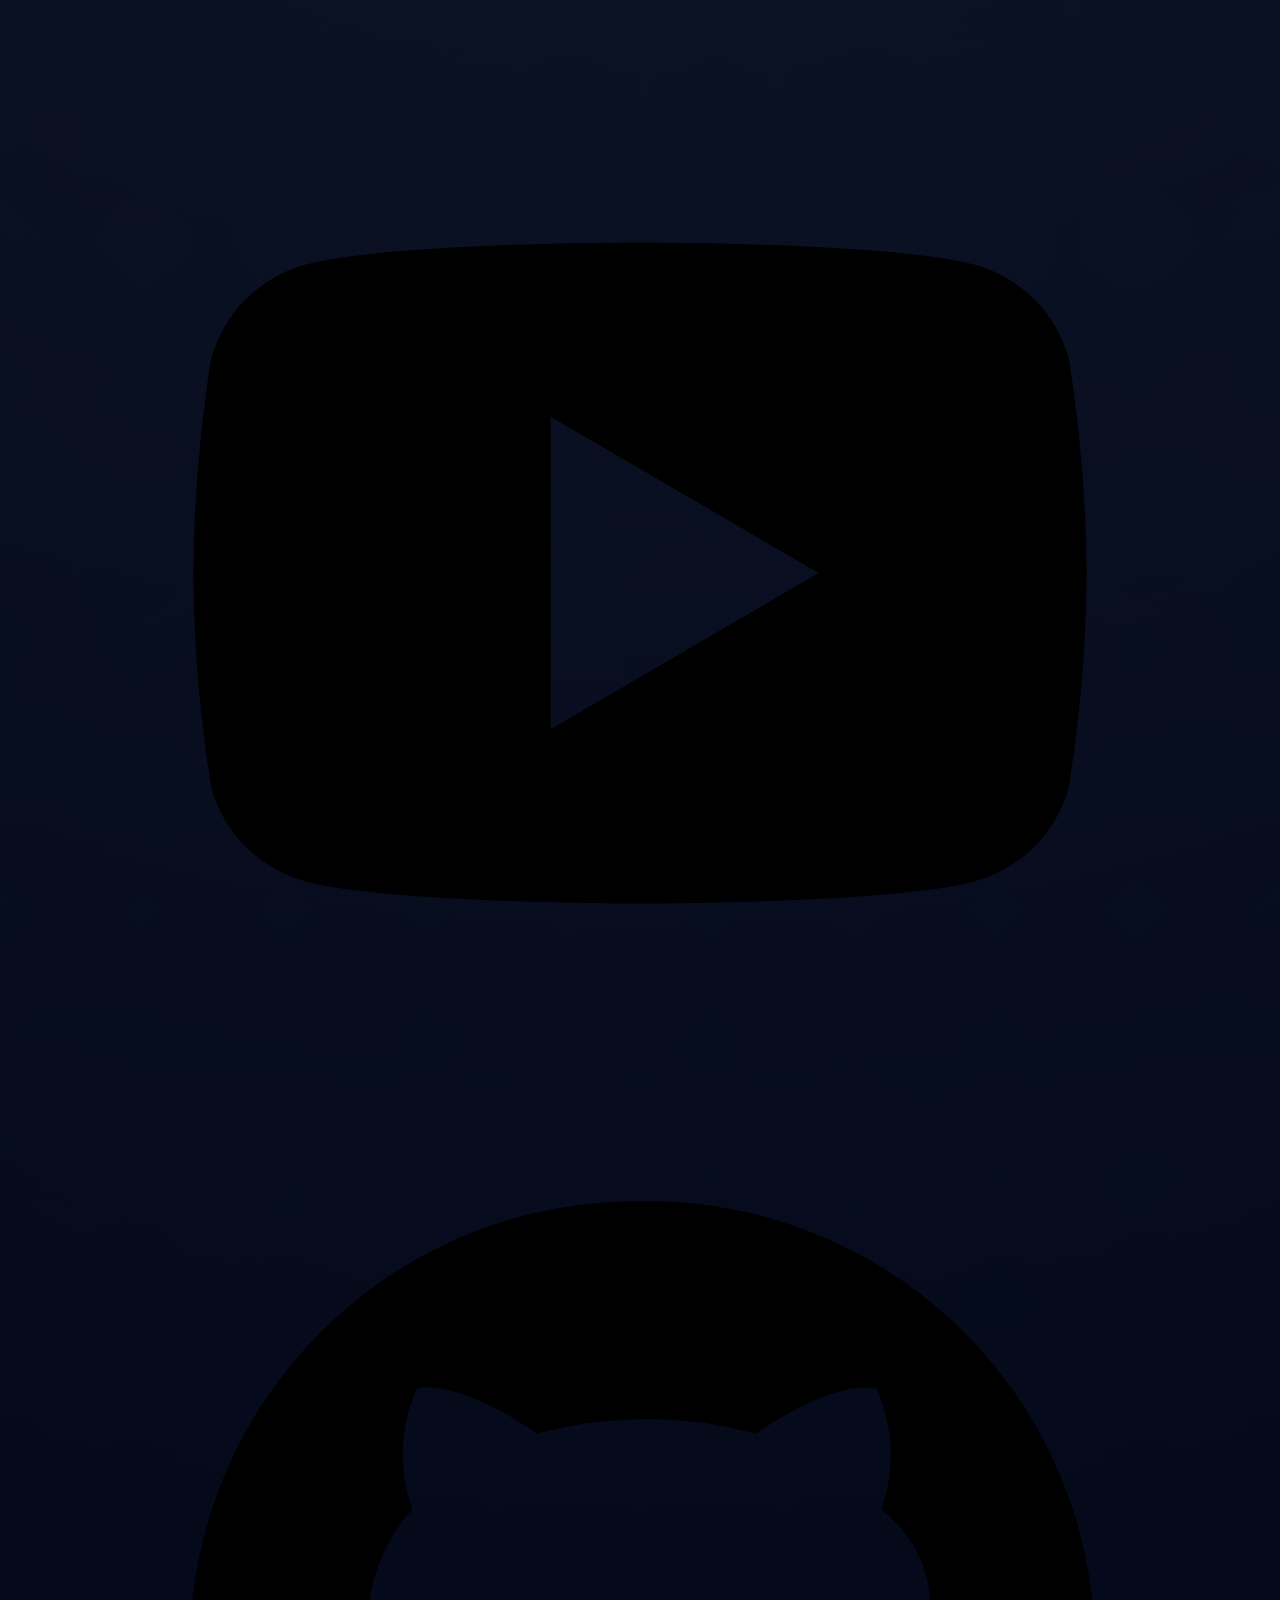
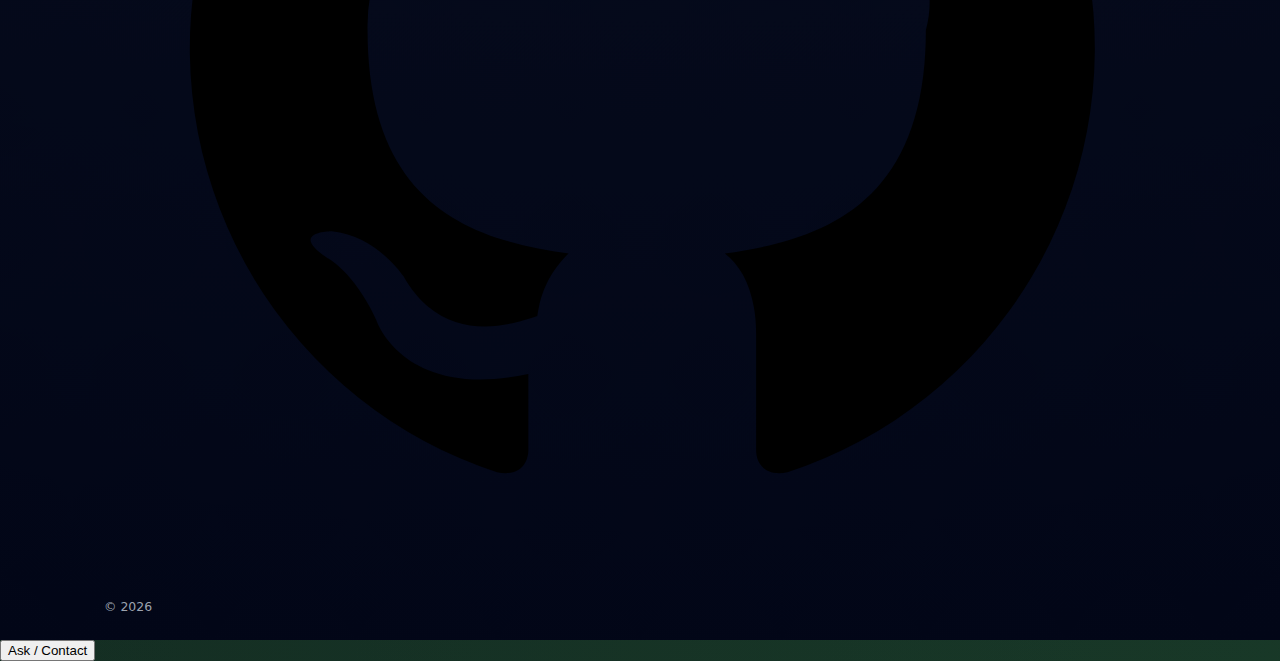
<file: index2.html>
<!DOCTYPE html>
<html lang="en">
<head>
  <meta charset="UTF-8" />
  <meta name="viewport" content="width=device-width, initial-scale=1" />

  <title>MITE — Industrial IIoT Platform for Connected Infrastructure</title>
  <meta
    name="description"
    content="MITE is an industrial IIoT platform that connects assets, models business logic, and turns operational data into decisions. Built for operations, engineering, and IT."
  />
  <link rel="canonical" href="https://mite.club/" />

  <meta property="og:title" content="MITE — Industrial IIoT Platform" />
  <meta
    property="og:description"
    content="Connect industrial assets, define business logic, and turn operational data into decisions — in one platform."
  />
  <meta property="og:type" content="website" />
  <meta property="og:url" content="https://mite.club/" />

  <link rel="icon" href="upload/favicon_mite.png" type="image/png" />
  <link rel="stylesheet" href="css/style.css" />

  <link
    rel="preload"
    as="image"
    href="upload/the-most-flexible-platform-ever.avif"
    type="image/avif"
    fetchpriority="high"
  />

  <script defer src="js/en.js"></script>
  <!-- <script defer src="js/ru.js"></script>
  <script defer src="js/uk.js"></script>
  <script defer src="js/data/usecases.ru.js"></script>
  <script defer src="js/data/usecases.uk.js"></script> -->
  <script defer src="js/data/usecases.en.js"></script>
  <script defer src="js/script.js"></script>

  <script async src="https://www.googleoptimize.com/optimize.js?id=OPT-5R6SJ2X"></script>

  <script async src="https://www.googletagmanager.com/gtag/js?id=G-WNZ8GSS8XE"></script>
  <script>
    window.dataLayer = window.dataLayer || [];
    function gtag(){ dataLayer.push(arguments); }
    gtag("js", new Date());
    gtag("config", "G-WNZ8GSS8XE", { optimize_id: "OPT-5R6SJ2X" });
  </script>
</head>

<body>
  <header class="site-header">
    <div class="container nav">
      <a href="#top" class="brand" aria-label="MITE home">
        <img
          src="upload/mite-logo-green-w_o-background.webp"
          alt="MITE logo"
          class="brand-mark"
          width="220"
          height="52"
          decoding="async"
        />
      </a>

      <nav class="link-set" aria-label="Primary navigation">
        <a href="#about" data-i18n="nav.about"></a>
        <a href="#platform" data-i18n="nav.platform"></a>
        <a href="#usecases" data-i18n="nav.solutions"></a>
        <a href="#pricing" data-i18n="nav.pricing"></a>
        <a href="#faq" data-i18n="nav.faq"></a>
        <a href="#contact" data-i18n="nav.contact"></a>
      </nav>

      <div class="row">
        <div class="toggle" aria-label="Language switcher">
          <button type="button" data-lang-btn="en" class="is-active">EN</button>
          <button type="button" data-lang-btn="ru">RU</button>
          <button type="button" data-lang-btn="uk">UK</button>
        </div>

        <a href="#contact" class="btn btn-outline" data-i18n="nav.demoBtn"></a>
      </div>
    </div>
  </header>

  <main class="page" id="top">
    <section class="hero container" data-section="hero">
      <div class="hero-grid">
        <div class="hero-copy">
          <div class="pill hero-kicker">
            <span class="dot" aria-hidden="true"></span>
            <span data-i18n="hero.kicker"></span>
          </div>

          <h1 class="hero-title" data-i18n="hero.title"></h1>
          <p class="hero-subtitle" data-i18n="hero.subtitle"></p>

          <div class="hero-cta-row">
            <a href="#contact" class="btn btn-primary" data-i18n="hero.primaryCta"></a>
            <a href="#how" class="btn btn-outline" data-i18n="hero.secondaryCta"></a>
          </div>

          <div class="hero-meta">
            <div class="hero-meta-item">
              <span class="dot" aria-hidden="true"></span>
              <span data-i18n="hero.meta1"></span>
            </div>
            <div class="hero-meta-item">
              <span class="dot" aria-hidden="true"></span>
              <span data-i18n="hero.meta2"></span>
            </div>
            <div class="hero-meta-item">
              <span class="dot" aria-hidden="true"></span>
              <span data-i18n="hero.meta3"></span>
            </div>
          </div>

          <div class="hero-card">
            <span data-i18n="hero.badge"></span>
          </div>
        </div>

        <div class="hero-visual">
          <picture>
            <source srcset="upload/the-most-flexible-platform-ever.avif" type="image/avif" />
            <source srcset="upload/the-most-flexible-platform-ever.webp" type="image/webp" />
            <img
              class="orb-spider-img"
              src="upload/the-most-flexible-platform-ever.webp"
              alt="MITE IIoT platform visualization"
              width="1200"
              height="799"
              fetchpriority="high"
              loading="eager"
              decoding="async"
            />
          </picture>
        </div>
      </div>
    </section>

    <p class="sr-only">
      Industrial IoT platform for manufacturing, utilities, logistics, smart infrastructure,
      gateways, sensors, PLC integration, workflows, dashboards, and operational analytics.
    </p>

    <section id="about" class="section container" data-section="about">
      <header class="section-head">
        <div class="pill hero-kicker" data-i18n="about.eyebrow"></div>
        <h2 class="section-title" data-i18n="about.title"></h2>
        <p class="section-text" data-i18n="about.text"></p>
      </header>

      <div class="split">
        <div>
          <div class="stack">
            <div class="item" data-outcome="0">
              <span class="dot" aria-hidden="true"></span>
              <div class="item-body">
                <div class="title-md" data-i18n="about.point1.title"></div>
                <div class="text-sm" data-i18n="about.point1.text"></div>
              </div>
            </div>

            <div class="item" data-outcome="1">
              <span class="dot" aria-hidden="true"></span>
              <div class="item-body">
                <div class="title-md" data-i18n="about.point2.title"></div>
                <div class="text-sm" data-i18n="about.point2.text"></div>
              </div>
            </div>

            <div class="item" data-outcome="2">
              <span class="dot" aria-hidden="true"></span>
              <div class="item-body">
                <div class="title-md" data-i18n="about.point3.title"></div>
                <div class="text-sm" data-i18n="about.point3.text"></div>
              </div>
            </div>

            <div class="item" data-outcome="3">
              <span class="dot" aria-hidden="true"></span>
              <div class="item-body">
                <div class="title-md" data-i18n="about.point4.title"></div>
                <div class="text-sm" data-i18n="about.point4.text"></div>
              </div>
            </div>
          </div>

          <div class="row" style="margin-top: 1.15rem;">
            <a class="btn btn-primary" href="#contact" data-i18n="about.cta"></a>
          </div>
        </div>

        <aside class="surface surface-strong surface-featured" aria-label="Typical outcomes">
          <div class="surface-body">
            <div class="label" data-i18n="about.side.label"></div>

            <div class="stat-stack">
              <div id="outcomeNum" class="stat-value"></div>
              <div id="outcomeTitle" class="title-lg"></div>
              <div id="outcomeText" class="text-md"></div>
              <ul id="outcomeBullets" class="text-sm"></ul>
            </div>

            <hr style="border:0;height:1px;background:rgba(148,163,184,0.12);margin:1rem 0 0.85rem;">

            <div class="row" style="justify-content: space-between; margin-bottom: 0;">
              <div class="carousel-dots" id="outcomesDots" aria-hidden="true"></div>
              <div class="row">
                <button class="btn btn-ghost" id="outcomesPrev" type="button" aria-label="Previous">‹</button>
                <button class="btn btn-ghost" id="outcomesNext" type="button" aria-label="Next">›</button>
              </div>
            </div>
          </div>
        </aside>
      </div>
    </section>

    <section id="platform" class="section container" data-section="platform">
      <header class="section-head">
        <div class="pill hero-kicker" data-i18n="platform.eyebrow"></div>
        <h2 class="section-title" data-i18n="platform.title"></h2>
        <p class="section-text" data-i18n="platform.subtitle"></p>
      </header>

      <div class="grid grid-3" role="list">
        <article class="surface surface-featured" role="listitem">
          <div class="surface-body stack">
            <h3 class="title-md" data-i18n="platform.cards.0.title"></h3>
            <p class="text-sm" data-i18n="platform.cards.0.text"></p>
            <div class="text-md" data-i18n="platform.cards.0.meta"></div>
          </div>
        </article>

        <article class="surface" role="listitem">
          <div class="surface-body stack">
            <h3 class="title-md" data-i18n="platform.cards.1.title"></h3>
            <p class="text-sm" data-i18n="platform.cards.1.text"></p>
            <div class="text-md" data-i18n="platform.cards.1.meta"></div>
          </div>
        </article>

        <article class="surface" role="listitem">
          <div class="surface-body stack">
            <h3 class="title-md" data-i18n="platform.cards.2.title"></h3>
            <p class="text-sm" data-i18n="platform.cards.2.text"></p>
            <div class="text-md" data-i18n="platform.cards.2.meta"></div>
          </div>
        </article>
      </div>

      <article class="surface" style="margin-top: 1.1rem;">
        <div class="surface-body stack">
          <div class="pill">
            <span class="dot"></span>
            <span data-i18n="platform.ci.tag"></span>
          </div>

          <h3 class="title-lg" data-i18n="platform.ci.title"></h3>

          <div class="row" style="flex-wrap: wrap;">
            <span class="chip">REST API</span>
            <span class="chip">Webhooks</span>
            <span class="chip">MQTT</span>
            <span class="chip">LoRaWAN</span>
            <span class="chip">Modbus</span>
            <span class="chip">OPC UA</span>
            <span class="chip" data-i18n="platform.ci.chip.onpremOrCloud"></span>
            <span class="chip" data-i18n="platform.ci.chip.rbac"></span>
          </div>

          <p class="text-md" data-i18n="platform.ci.note"></p>
        </div>
      </article>

      <article class="surface surface-soft" style="margin-top: 1.1rem;">
        <div class="surface-body stack">
          <h3 class="title-md" data-i18n="platform.story.title"></h3>
          <p class="text-sm" data-i18n="platform.story.text"></p>
        </div>
      </article>
    </section>

    <section id="highlights" class="section container" data-section="highlights">
      <header class="section-head">
        <div class="pill hero-kicker" data-i18n="highlights.eyebrow"></div>
        <h2 class="section-title" data-i18n="highlights.title"></h2>
        <p class="section-text" data-i18n="highlights.subtitle"></p>
      </header>

      <div class="grid grid-3" role="list">
        <article class="surface" role="listitem">
          <div class="surface-body stack">
            <div class="pill"><span class="dot"></span><span data-i18n="highlights.items.0.tag"></span></div>
            <h3 class="title-md" data-i18n="highlights.items.0.title"></h3>
            <p class="text-sm" data-i18n="highlights.items.0.text"></p>
            <div class="text-md" data-i18n="highlights.items.0.meta"></div>
          </div>
        </article>

        <article class="surface" role="listitem">
          <div class="surface-body stack">
            <div class="pill"><span class="dot"></span><span data-i18n="highlights.items.1.tag"></span></div>
            <h3 class="title-md" data-i18n="highlights.items.1.title"></h3>
            <p class="text-sm" data-i18n="highlights.items.1.text"></p>
            <div class="text-md" data-i18n="highlights.items.1.meta"></div>
          </div>
        </article>

        <article class="surface" role="listitem">
          <div class="surface-body stack">
            <div class="pill"><span class="dot"></span><span data-i18n="highlights.items.2.tag"></span></div>
            <h3 class="title-md" data-i18n="highlights.items.2.title"></h3>
            <p class="text-sm" data-i18n="highlights.items.2.text"></p>
            <div class="text-md" data-i18n="highlights.items.2.meta"></div>
          </div>
        </article>

        <article class="surface" role="listitem">
          <div class="surface-body stack">
            <div class="pill"><span class="dot"></span><span data-i18n="highlights.items.3.tag"></span></div>
            <h3 class="title-md" data-i18n="highlights.items.3.title"></h3>
            <p class="text-sm" data-i18n="highlights.items.3.text"></p>
            <div class="text-md" data-i18n="highlights.items.3.meta"></div>
          </div>
        </article>

        <article class="surface" role="listitem">
          <div class="surface-body stack">
            <div class="pill"><span class="dot"></span><span data-i18n="highlights.items.4.tag"></span></div>
            <h3 class="title-md" data-i18n="highlights.items.4.title"></h3>
            <p class="text-sm" data-i18n="highlights.items.4.text"></p>
            <div class="text-md" data-i18n="highlights.items.4.meta"></div>
          </div>
        </article>

        <article class="surface" role="listitem">
          <div class="surface-body stack">
            <div class="pill"><span class="dot"></span><span data-i18n="highlights.items.5.tag"></span></div>
            <h3 class="title-md" data-i18n="highlights.items.5.title"></h3>
            <p class="text-sm" data-i18n="highlights.items.5.text"></p>
            <div class="text-md" data-i18n="highlights.items.5.meta"></div>
          </div>
        </article>
      </div>
    </section>

    <section id="usecases" class="section container" data-section="usecases">
      <header class="section-head">
        <div class="pill hero-kicker" data-i18n="useReal.eyebrow"></div>
        <h2 class="section-title" data-i18n="useReal.title"></h2>
        <p class="section-text" data-i18n="useReal.subtitle"></p>
      </header>

      <div class="carousel" id="ucCarousel">
        <div class="row" style="justify-content: space-between; margin-bottom: 18px; flex-wrap: wrap;">
          <div class="row" id="ucFilters" aria-label="Industry filters" style="flex-wrap: wrap;">
            <button class="btn btn-ghost is-active" type="button" data-uc-filter="all" data-i18n="uc.filter.all"></button>
            <button class="btn btn-ghost" type="button" data-uc-filter="pharma" data-i18n="uc.filter.pharma"></button>
            <button class="btn btn-ghost" type="button" data-uc-filter="manufacturing" data-i18n="uc.filter.manufacturing"></button>
            <button class="btn btn-ghost" type="button" data-uc-filter="agriculture" data-i18n="uc.filter.agriculture"></button>
            <button class="btn btn-ghost" type="button" data-uc-filter="energy" data-i18n="uc.filter.energy"></button>
            <button class="btn btn-ghost" type="button" data-uc-filter="environment" data-i18n="uc.filter.environment"></button>
            <button class="btn btn-ghost" type="button" data-uc-filter="smartcities" data-i18n="uc.filter.smartcities"></button>
            <button class="btn btn-ghost" type="button" data-uc-filter="logistics" data-i18n="uc.filter.logistics"></button>
            <button class="btn btn-ghost" type="button" data-uc-filter="construction" data-i18n="uc.filter.construction"></button>
          </div>

          <div>
            <input
              id="ucSearch"
              class="field-input"
              type="search"
              aria-label="Search use cases"
              data-i18n-placeholder="uc.search.placeholder"
            />
          </div>
        </div>

        <button class="carousel-nav carousel-nav-prev" type="button" aria-label="Previous use case" id="ucPrev">‹</button>

        <div class="carousel-viewport">
          <div class="carousel-track" id="ucTrack"></div>
        </div>

        <button class="carousel-nav carousel-nav-next" type="button" aria-label="Next use case" id="ucNext">›</button>

        <div class="carousel-dots" id="ucDots" aria-label="Use cases carousel pagination"></div>
      </div>
    </section>

    <section id="how" class="section container" data-section="how">
      <header class="section-head">
        <div class="pill hero-kicker" data-i18n="how.eyebrow"></div>
        <h2 class="section-title" data-i18n="how.title"></h2>
        <p class="section-text" data-i18n="how.subtitle"></p>
      </header>

      <div class="grid grid-3" role="list">
        <article class="surface" role="listitem">
          <div class="surface-body stack">
            <div class="pill"><span class="dot"></span><span data-i18n="how.steps.0.tag"></span></div>
            <h3 class="title-md" data-i18n="how.steps.0.title"></h3>
            <p class="text-sm" data-i18n="how.steps.0.text"></p>
            <p class="note-output" data-i18n="how.steps.0.output"></p>
            <p class="note-inline" data-i18n="how.steps.0.micro"></p>
          </div>
        </article>

        <article class="surface" role="listitem">
          <div class="surface-body stack">
            <div class="pill"><span class="dot"></span><span data-i18n="how.steps.1.tag"></span></div>
            <h3 class="title-md" data-i18n="how.steps.1.title"></h3>
            <p class="text-sm" data-i18n="how.steps.1.text"></p>
            <p class="note-output" data-i18n="how.steps.1.output"></p>
            <p class="note-inline" data-i18n="how.steps.1.micro"></p>
          </div>
        </article>

        <article class="surface" role="listitem">
          <div class="surface-body stack">
            <div class="pill"><span class="dot"></span><span data-i18n="how.steps.2.tag"></span></div>
            <h3 class="title-md" data-i18n="how.steps.2.title"></h3>
            <p class="text-sm" data-i18n="how.steps.2.text"></p>
            <p class="note-output" data-i18n="how.steps.2.output"></p>
            <p class="note-inline" data-i18n="how.steps.2.micro"></p>
          </div>
        </article>
      </div>
    </section>

    <section id="pricing" class="section container" data-section="pricing">
      <header class="section-head">
        <div class="pill hero-kicker" data-i18n="pricing.eyebrow"></div>
        <h2 class="section-title" data-i18n="pricing.title"></h2>
        <p class="section-text" data-i18n="pricing.subtitle"></p>
      </header>

      <div class="carousel" id="pricingCarousel">
        <button class="carousel-nav carousel-nav-prev" type="button" aria-label="Previous plan">‹</button>

        <div class="carousel-viewport is-wide">
          <div class="carousel-track is-card is-static">
            <article class="surface surface-strong carousel-slide-card is-quarter">
              <div class="surface-body stack">
                <div class="label" data-i18n="pricing.free.label"></div>
                <h3 class="title-md" data-i18n="pricing.free.name"></h3>
                <p class="text-sm" data-i18n="pricing.free.tagline"></p>
                <div class="title-md" data-i18n="pricing.free.price"></div>
                <div class="text-sm" data-i18n="pricing.free.note"></div>
                <ul class="text-sm">
                  <li data-i18n="pricing.free.li1"></li>
                  <li data-i18n="pricing.free.li2"></li>
                  <li data-i18n="pricing.free.li3"></li>
                  <li data-i18n="pricing.free.li4"></li>
                </ul>
                <a class="btn btn-primary" href="#contact" data-i18n="pricing.free.cta"></a>
              </div>
            </article>

            <article class="surface surface-strong carousel-slide-card is-quarter">
              <div class="surface-body stack">
                <div class="label" data-i18n="pricing.plan1.label"></div>
                <h3 class="title-md" data-i18n="pricing.plan1.name"></h3>
                <p class="text-sm" data-i18n="pricing.plan1.tagline"></p>
                <div class="title-md" data-i18n="pricing.plan1.price"></div>
                <div class="text-sm" data-i18n="pricing.plan1.note"></div>
                <ul class="text-sm">
                  <li data-i18n="pricing.plan1.li1"></li>
                  <li data-i18n="pricing.plan1.li2"></li>
                  <li data-i18n="pricing.plan1.li3"></li>
                  <li data-i18n="pricing.plan1.li4"></li>
                </ul>
                <a class="btn btn-primary" href="#contact" data-i18n="pricing.plan1.cta"></a>
              </div>
            </article>

            <article class="surface surface-featured carousel-slide-card is-quarter">
              <div class="surface-body stack">
                <div class="label" data-i18n="pricing.plan2.label"></div>
                <h3 class="title-md" data-i18n="pricing.plan2.name"></h3>
                <p class="text-sm" data-i18n="pricing.plan2.tagline"></p>
                <div class="title-md" data-i18n="pricing.plan2.price"></div>
                <div class="text-sm" data-i18n="pricing.plan2.note"></div>
                <ul class="text-sm">
                  <li data-i18n="pricing.plan2.li1"></li>
                  <li data-i18n="pricing.plan2.li2"></li>
                  <li data-i18n="pricing.plan2.li3"></li>
                  <li data-i18n="pricing.plan2.li4"></li>
                </ul>
                <a class="btn btn-primary" href="#contact" data-i18n="pricing.plan2.cta"></a>
              </div>
            </article>

            <article class="surface surface-strong surface-featured carousel-slide-card is-quarter">
              <div class="surface-body stack">
                <div class="label" data-i18n="pricing.plan3.label"></div>
                <h3 class="title-md" data-i18n="pricing.plan3.name"></h3>
                <p class="text-sm" data-i18n="pricing.plan3.tagline"></p>
                <div class="title-md" data-i18n="pricing.plan3.price"></div>
                <div class="text-sm" data-i18n="pricing.plan3.note"></div>
                <ul class="text-sm">
                  <li data-i18n="pricing.plan3.li1"></li>
                  <li data-i18n="pricing.plan3.li2"></li>
                  <li data-i18n="pricing.plan3.li3"></li>
                  <li data-i18n="pricing.plan3.li4"></li>
                  <li data-i18n="pricing.plan3.li5"></li>
                </ul>
                <a class="btn btn-primary" href="#contact" data-i18n="pricing.plan3.cta"></a>
              </div>
            </article>
          </div>
        </div>

        <button class="carousel-nav carousel-nav-next" type="button" aria-label="Next plan">›</button>
        <div class="carousel-dots is-hidden-wide" id="pricingDots" aria-label="Pricing carousel pagination"></div>
      </div>
    </section>

    <section id="testimonials" class="section container" data-section="testimonials">
      <header class="section-head">
        <div class="pill hero-kicker" data-i18n="testimonials.eyebrow"></div>
        <h2 class="section-title" data-i18n="testimonials.title"></h2>
        <p class="section-text" data-i18n="testimonials.subtitle"></p>
      </header>

      <div class="grid grid-2" role="list">
        <article class="surface" role="listitem">
          <div class="surface-body stack">
            <p class="text-sm" data-i18n="testimonials.items.0.text"></p>
            <div class="text-md" data-i18n="testimonials.items.0.meta"></div>
          </div>
        </article>

        <article class="surface" role="listitem">
          <div class="surface-body stack">
            <p class="text-sm" data-i18n="testimonials.items.1.text"></p>
            <div class="text-md" data-i18n="testimonials.items.1.meta"></div>
          </div>
        </article>

        <article class="surface" role="listitem">
          <div class="surface-body stack">
            <p class="text-sm" data-i18n="testimonials.items.2.text"></p>
            <div class="text-md" data-i18n="testimonials.items.2.meta"></div>
          </div>
        </article>

        <article class="surface" role="listitem">
          <div class="surface-body stack">
            <p class="text-sm" data-i18n="testimonials.items.3.text"></p>
            <div class="text-md" data-i18n="testimonials.items.3.meta"></div>
          </div>
        </article>
      </div>
    </section>

    <section id="faq" class="section container" data-section="faq">
      <div class="accordion">
        <div class="accordion-item">
          <div class="accordion-trigger">
            <span class="pill">Ops</span>
            <div class="accordion-title" data-i18n="faq.items.0.q"></div>
          </div>
          <div class="accordion-content" data-i18n="faq.items.0.a"></div>
        </div>

        <div class="accordion-item">
          <div class="accordion-trigger">
            <span class="pill">IT</span>
            <div class="accordion-title" data-i18n="faq.items.1.q"></div>
          </div>
          <div class="accordion-content" data-i18n="faq.items.1.a"></div>
        </div>

        <div class="accordion-item">
          <div class="accordion-trigger">
            <span class="pill">Compliance</span>
            <div class="accordion-title" data-i18n="faq.items.2.q"></div>
          </div>
          <div class="accordion-content" data-i18n="faq.items.2.a"></div>
        </div>

        <div class="accordion-item">
          <div class="accordion-trigger">
            <span class="pill">Platform</span>
            <div class="accordion-title" data-i18n="faq.items.3.q"></div>
          </div>
          <div class="accordion-content" data-i18n="faq.items.3.a"></div>
        </div>
      </div>

      <div class="surface" style="margin-top:1rem;">
        <div class="surface-body text-md" data-i18n="faq.trust"></div>
      </div>
    </section>

    <section id="contact" class="section container" data-section="contact">
      <div class="split-wide">
        <header class="section-head">
          <div class="pill hero-kicker" data-i18n="contact.eyebrow"></div>
          <h2 class="section-title" data-i18n="contact.title"></h2>
          <p class="section-text" data-i18n="contact.subtitle"></p>
        </header>

        <div class="surface surface-strong">
          <div class="surface-body">
            <form
              class="form js-mite-form"
              data-toast=".js-success-toast"
              action="https://formspree.io/f/mjkranro"
              method="POST"
              autocomplete="on"
            >
              <input type="hidden" name="source" value="main_contact" />

              <div class="form form-cols-2">
                <div>
                  <label class="field-label" for="cName" data-i18n="contact.nameLabel"></label>
                  <input class="field-input" id="cName" name="name" type="text" data-i18n-placeholder="contact.namePlaceholder" />
                </div>
                <div>
                  <label class="field-label" for="cEmail" data-i18n="contact.emailLabel"></label>
                  <input class="field-input" id="cEmail" name="email" type="email" data-i18n-placeholder="contact.emailPlaceholder" />
                </div>
              </div>

              <div class="form form-cols-2">
                <div>
                  <label class="field-label" for="cCompany" data-i18n="contact.companyLabel"></label>
                  <input class="field-input" id="cCompany" name="company" type="text" data-i18n-placeholder="contact.companyPlaceholder" />
                </div>
                <div>
                  <label class="field-label" for="cSize" data-i18n="contact.sizeLabel"></label>
                  <input class="field-input" id="cSize" name="size" type="text" data-i18n-placeholder="contact.sizePlaceholder" />
                </div>
              </div>

              <div>
                <label class="field-label" for="cMessage" data-i18n="contact.messageLabel"></label>
                <textarea
                  class="field-textarea"
                  id="cMessage"
                  name="message"
                  rows="4"
                  data-i18n-placeholder="contact.messagePlaceholder"
                ></textarea>
              </div>

              <div class="form-actions">
                <button type="submit" class="btn btn-primary" data-i18n="contact.submit"></button>
                <span class="form-note" data-i18n="contact.legal"></span>
              </div>

              <div class="toast js-success-toast" data-i18n="thank-you.submit" hidden></div>
            </form>
          </div>
        </div>
      </div>
    </section>
  </main>

  <footer class="site-footer">
    <div class="container footer-bar">
      <div data-i18n="footer.note"></div>

      <div class="link-row">
        <a href="privacy-policy.html" data-i18n="footer.privacy"></a>
        <a href="#top" data-i18n="footer.backToTop"></a>
      </div>

      <div class="icon-row" aria-label="Social links">
        <a class="icon-link" href="https://www.linkedin.com/company/mitemonitoring" target="_blank" rel="noopener noreferrer" aria-label="LinkedIn">
          <svg viewBox="0 0 24 24" aria-hidden="true"><path d="M4 4h4v16H4zM6 2.5a2 2 0 1 0 0 4 2 2 0 0 0 0-4zM10 8h4v2.2c.6-1.2 2-2.4 4.2-2.4 4.4 0 5.3 2.7 5.3 6.3V20h-4v-5.2c0-2.1 0-4-2.5-4s-2.9 1.9-2.9 3.9V20h-4z"/></svg>
        </a>

        <a class="icon-link" href="https://www.youtube.com/@makeioteasy257" target="_blank" rel="noopener noreferrer" aria-label="YouTube">
          <svg viewBox="0 0 24 24" aria-hidden="true"><path d="M21.6 7.2a3 3 0 0 0-2.1-2.1C17.7 4.6 12 4.6 12 4.6s-5.7 0-7.5.5A3 3 0 0 0 2.4 7.2 31 31 0 0 0 2 12a31 31 0 0 0 .4 4.8 3 3 0 0 0 2.1 2.1c1.8.5 7.5.5 7.5.5s5.7 0 7.5-.5a3 3 0 0 0 2.1-2.1A31 31 0 0 0 22 12a31 31 0 0 0-.4-4.8zM10 15.5v-7l6 3.5z"/></svg>
        </a>

        <a class="icon-link" href="https://github.com/AlexKirkouski/iot" target="_blank" rel="noopener noreferrer" aria-label="GitHub">
          <svg viewBox="0 0 24 24" aria-hidden="true"><path d="M12 2a10 10 0 0 0-3.2 19.5c.5.1.7-.2.7-.5v-1.7c-2.8.6-3.4-1.2-3.4-1.2-.5-1.1-1.1-1.4-1.1-1.4-.9-.6.1-.6.1-.6 1 .1 1.6 1 1.6 1 .9 1.6 2.4 1.1 3 .9.1-.7.4-1.1.7-1.4-2.2-.3-4.5-1.1-4.5-5a3.9 3.9 0 0 1 1-2.7 3.6 3.6 0 0 1 .1-2.7s.8-.3 2.7 1a9.3 9.3 0 0 1 4.9 0c1.9-1.3 2.7-1 2.7-1a3.6 3.6 0 0 1 .1 2.7 3.9 3 0 0 1 1 2.7c0 3.9-2.3 4.7-4.5 5 .4.3.7.9.7 1.8V21c0 .3.2.6.7.5A10 10 0 0 0 12 2z"/></svg>
        </a>
      </div>
    </div>

    <div class="container" style="margin-top: 0.75rem;">
      <span>© <span id="y"></span></span>
    </div>
  </footer>

  <button class="floating-cta" type="button" id="quickBtn">
    <span class="dot" aria-hidden="true"></span>
    <span class="floating-cta-label" data-i18n="quick.label"></span>
  </button>

  <div class="overlay" id="drawerOverlay" aria-hidden="true"></div>

  <div class="drawer" id="drawer" role="dialog" aria-modal="true" aria-labelledby="drawerTitle">
    <div class="drawer-head">
      <div class="drawer-title" id="drawerTitle" data-i18n="quick.title"></div>
      <button class="drawer-close" type="button" id="drawerClose" aria-label="Close">×</button>
    </div>

    <div class="drawer-body">
      <form
        class="form js-mite-form"
        data-toast=".js-success-toast"
        action="https://formspree.io/f/mjkranro"
        method="POST"
        autocomplete="on"
      >
        <input type="hidden" name="source" value="quick_drawer" />

        <div>
          <label class="field-label" for="qName" data-i18n="quick.nameLabel"></label>
          <input
            class="field-input"
            type="text"
            id="qName"
            name="name"
            autocomplete="name"
            required
            data-i18n-placeholder="quick.namePh"
          />
        </div>

        <div>
          <label class="field-label" for="qEmail" data-i18n="quick.emailLabel"></label>
          <input
            class="field-input"
            type="email"
            id="qEmail"
            name="email"
            autocomplete="email"
            required
            data-i18n-placeholder="quick.emailPh"
          />
        </div>

        <div>
          <label class="field-label" for="qMsg" data-i18n="quick.msgLabel"></label>
          <textarea
            class="field-textarea"
            id="qMsg"
            name="message"
            rows="3"
            required
            data-i18n-placeholder="quick.msgPh"
          ></textarea>
        </div>

        <div class="form-actions">
          <button class="btn btn-ghost" type="button" id="drawerCancel" data-i18n="quick.cancel"></button>
          <button class="btn btn-primary" type="submit" data-i18n="quick.send"></button>
        </div>

        <div class="text-sm" data-i18n="quick.note"></div>
        <div class="toast js-success-toast" data-i18n="thank-you.submit" hidden></div>
      </form>
    </div>
  </div>
</body>
</html>
</file>
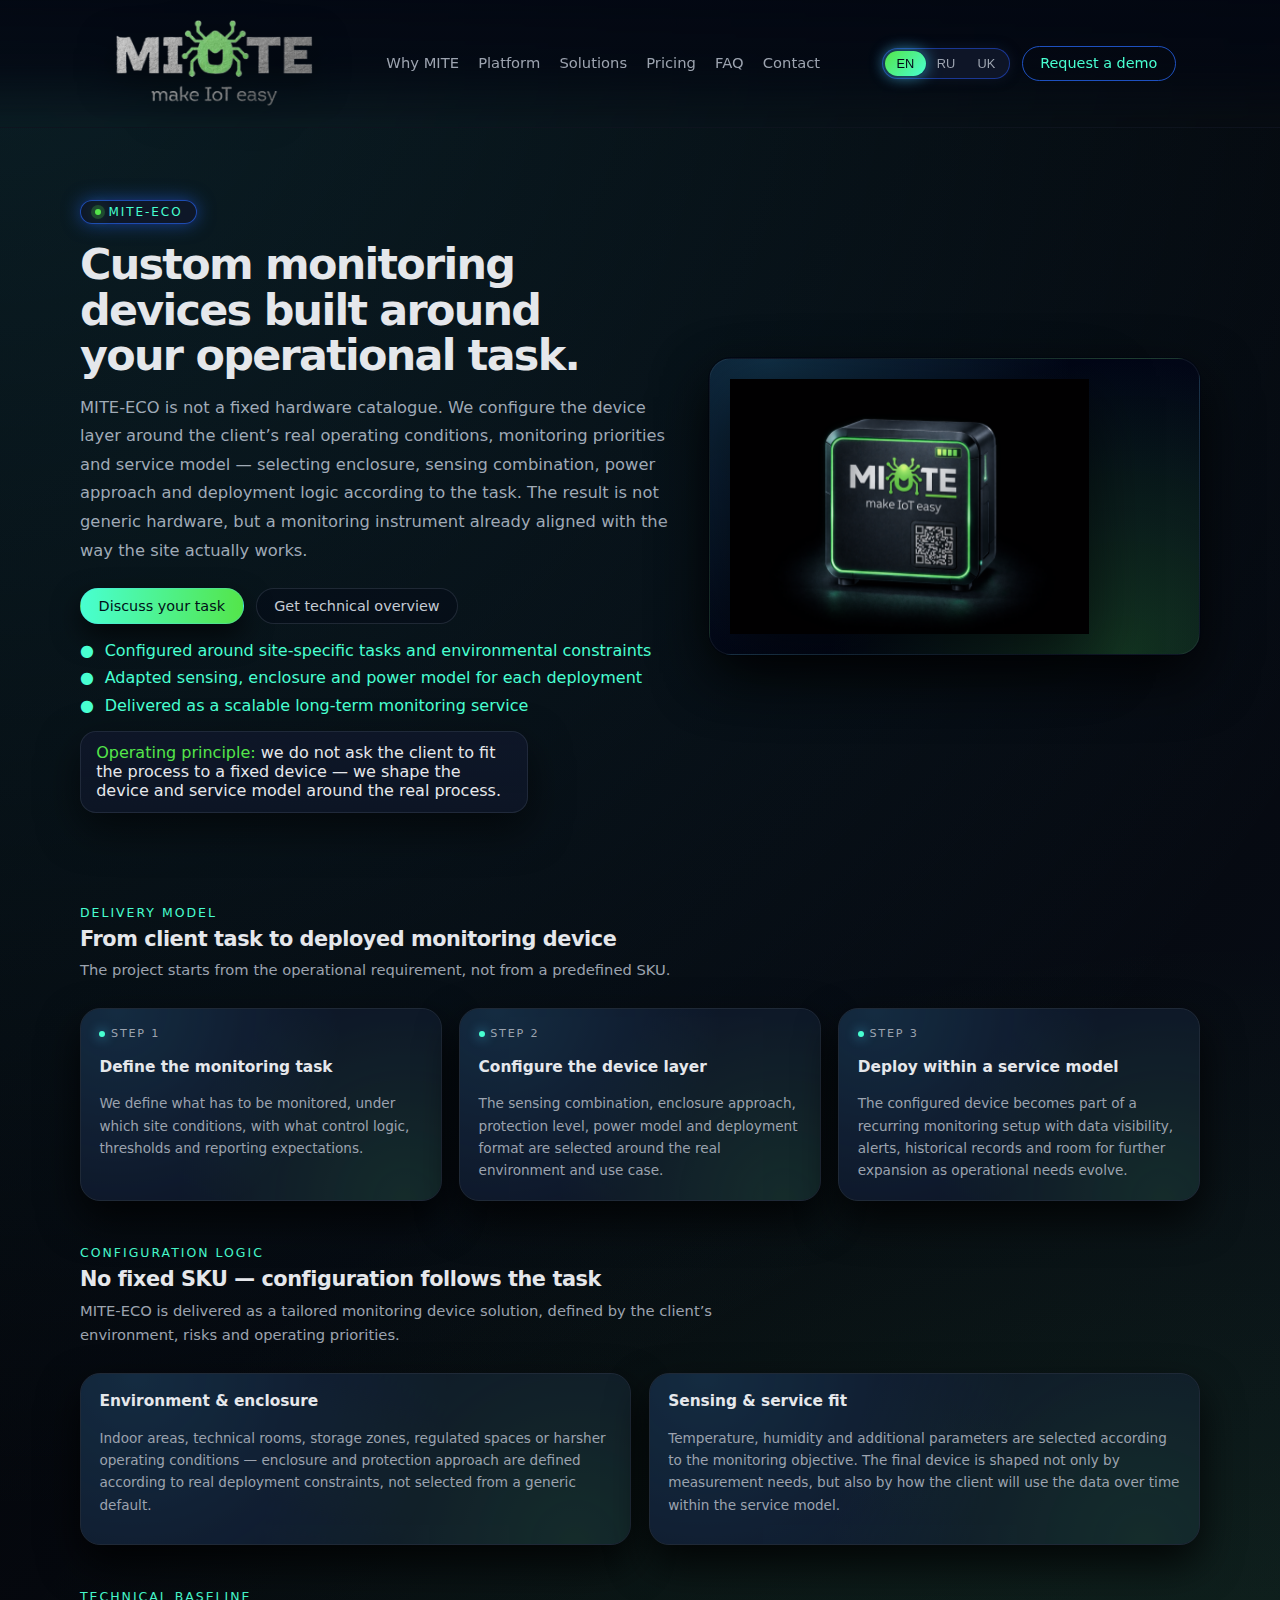
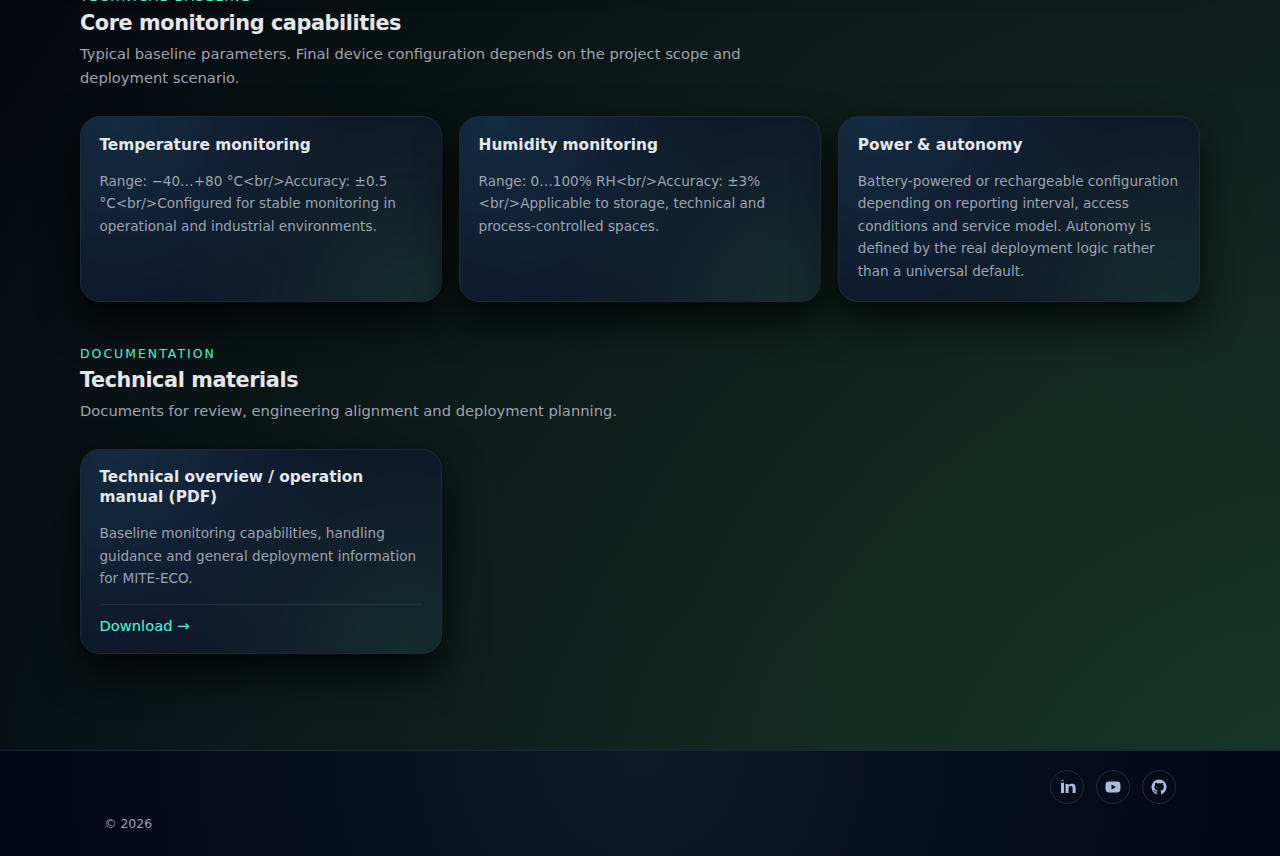
<file: MITE-ECO.html>
<!DOCTYPE html>
<html lang="en">
<head>
  <meta charset="UTF-8" />
  <meta name="viewport" content="width=device-width, initial-scale=1" />

  <title>MITE-ECO — Microclimate Monitoring Device</title>
  <meta name="description" content="MITE-ECO monitors temperature, humidity and optional pressure for industrial and residential environments. Flexible enclosure and power options, web dashboards and reporting." />
  <link rel="canonical" href="https://mite.club/MITE-ECO.html" />

  <meta property="og:title" content="MITE-ECO — Microclimate Monitoring Device" />
  <meta property="og:description" content="Industrial-ready temperature and humidity monitoring with flexible deployment and web-based reporting." />
  <meta property="og:type" content="website" />

  <link rel="icon" href="upload/favicon_mite.png" type="image/png" />
  <link rel="stylesheet" href="css/style.css" />


<!-- потом подключаем тексты страницы -->
<script src="js/mite-eco-page.js"></script>
  <!-- сначала подключаем движок (он создаст window.translations и функции) -->
<script src="js/script.js"></script>




  <!-- Google Optimize -->
  <script async src="https://www.googleoptimize.com/optimize.js?id=OPT-5R6SJ2X"></script>

  <!-- Google Analytics 4 -->
  <script async src="https://www.googletagmanager.com/gtag/js?id=G-WNZ8GSS8XE"></script>
  <script>
    window.dataLayer = window.dataLayer || [];
    function gtag(){dataLayer.push(arguments);}
    gtag('js', new Date());
    gtag('config', 'G-WNZ8GSS8XE', { 'optimize_id': 'OPT-5R6SJ2X' });
  </script>
</head>

<body>

  <!-- HEADER -->
  <header class="site-header">
    <div class="container nav-inner">
      <a href="/index.html#top" class="logo" aria-label="MITE home">
        <img
          src="upload/mite-logo-green-w_o-background.webp"
          alt="MITE — make IoT easy"
          class="logo-img"
        />
      </a>

      <nav class="main-nav" aria-label="Primary navigation">
        <a href="/index.html#about">Why MITE</a>
        <a href="/index.html#platform">Platform</a>
        <a href="/index.html#usecases">Solutions</a>
        <a href="/index.html#pricing">Pricing</a>
        <a href="/index.html#faq">FAQ</a>
        <a href="/index.html#contact">Contact</a>
      </nav>

      <div class="nav-actions">
        <div class="lang-switch" aria-label="Language switcher">
          <button type="button" class="is-active">EN</button>
          <button type="button" disabled title="EN only for now">RU</button>
          <button type="button" disabled title="EN only for now">UK</button>
        </div>
        <a href="/index.html#contact" class="btn btn-outline">Request a demo</a>
      </div>
    </div>
  </header>


<main class="page" id="top">

  <!-- HERO -->
  <section class="hero container">
    <div class="hero-grid">
      <div>
        <div class="hero-kicker">
          <span class="hero-kicker-dot" aria-hidden="true"></span>
          <span data-i18n="eco.hero.kicker"></span>
        </div>

        <h1 class="hero-title" data-i18n="eco.hero.title"></h1>

        <p class="hero-subtitle" data-i18n="eco.hero.subtitle"></p>

        <div class="hero-cta-row">
          <a href="/index.html#contact"
             class="btn btn-primary"
             data-i18n="eco.hero.ctaPrimary"></a>

          <a href="#downloads"
             class="btn btn-ghost"
             data-i18n="eco.hero.ctaSecondary"></a>
        </div>

        <div class="hero-meta">
          <div class="hero-meta-item">
            <span aria-hidden="true">●</span>
            <span data-i18n="eco.hero.meta1"></span>
          </div>
          <div class="hero-meta-item">
            <span aria-hidden="true">●</span>
            <span data-i18n="eco.hero.meta2"></span>
          </div>
          <div class="hero-meta-item">
            <span aria-hidden="true">●</span>
            <span data-i18n="eco.hero.meta3"></span>
          </div>
        </div>

        <div class="hero-card">
          <span data-i18n="eco.hero.outcome"></span>
        </div>
      </div>

      <div class="hero-visual eco-hero-visual" aria-hidden="true">
        <div class="orb-spider eco-device-visual">
          <img
            src="upload/miote.png"
            alt=""
            class="orb-spider-img eco-device-img"
            width="382"
            height="255"
            decoding="async"
            fetchpriority="high"
          />
        </div>
      </div>
    </div>
  </section>


  <!-- HOW IT WORKS -->
  <section class="section container" id="how">
    <div class="section-header">
      <div class="eyebrow" data-i18n="eco.how.eyebrow"></div>
      <h2 class="section-title" data-i18n="eco.how.title"></h2>
      <p class="section-subtitle" data-i18n="eco.how.subtitle"></p>
    </div>

    <div class="grid grid-3">
      <article class="card">
        <div class="card-inner">
          <div class="card-tag">
            <span class="card-tag-dot"></span>
            <span data-i18n="eco.how.step1.tag"></span>
          </div>
          <h3 class="card-title" data-i18n="eco.how.step1.title"></h3>
          <p class="card-text" data-i18n="eco.how.step1.text"></p>
        </div>
      </article>

      <article class="card">
        <div class="card-inner">
          <div class="card-tag">
            <span class="card-tag-dot"></span>
            <span data-i18n="eco.how.step2.tag"></span>
          </div>
          <h3 class="card-title" data-i18n="eco.how.step2.title"></h3>
          <p class="card-text" data-i18n="eco.how.step2.text"></p>
        </div>
      </article>

      <article class="card">
        <div class="card-inner">
          <div class="card-tag">
            <span class="card-tag-dot"></span>
            <span data-i18n="eco.how.step3.tag"></span>
          </div>
          <h3 class="card-title" data-i18n="eco.how.step3.title"></h3>
          <p class="card-text" data-i18n="eco.how.step3.text"></p>
        </div>
      </article>
    </div>
  </section>


  <!-- FLEXIBILITY / DEPLOYMENT -->
  <section class="section container" id="deployment">
    <div class="section-header">
      <div class="eyebrow" data-i18n="eco.deploy.eyebrow"></div>
      <h2 class="section-title" data-i18n="eco.deploy.title"></h2>
      <p class="section-subtitle" data-i18n="eco.deploy.subtitle"></p>
    </div>

    <div class="grid grid-2">
      <article class="card">
        <div class="card-inner">
          <h3 class="card-title" data-i18n="eco.deploy.card1.title"></h3>
          <p class="card-text" data-i18n="eco.deploy.card1.text"></p>
        </div>
      </article>

      <article class="card">
        <div class="card-inner">
          <h3 class="card-title" data-i18n="eco.deploy.card2.title"></h3>
          <p class="card-text" data-i18n="eco.deploy.card2.text"></p>
        </div>
      </article>
    </div>
  </section>


  <!-- SPECIFICATIONS -->
  <section class="section container" id="specs">
    <div class="section-header">
      <div class="eyebrow" data-i18n="eco.specs.eyebrow"></div>
      <h2 class="section-title" data-i18n="eco.specs.title"></h2>
      <p class="section-subtitle" data-i18n="eco.specs.subtitle"></p>
    </div>

    <div class="grid grid-3">
      <article class="card">
        <div class="card-inner">
          <h3 class="card-title" data-i18n="eco.specs.temp.title"></h3>
          <p class="card-text" data-i18n="eco.specs.temp.text"></p>
        </div>
      </article>

      <article class="card">
        <div class="card-inner">
          <h3 class="card-title" data-i18n="eco.specs.humidity.title"></h3>
          <p class="card-text" data-i18n="eco.specs.humidity.text"></p>
        </div>
      </article>

      <article class="card">
        <div class="card-inner">
          <h3 class="card-title" data-i18n="eco.specs.autonomy.title"></h3>
          <p class="card-text" data-i18n="eco.specs.autonomy.text"></p>
        </div>
      </article>
    </div>
  </section>


  <!-- DOWNLOADS -->
  <section class="section container" id="downloads">
    <div class="section-header">
      <div class="eyebrow" data-i18n="eco.downloads.eyebrow"></div>
      <h2 class="section-title" data-i18n="eco.downloads.title"></h2>
      <p class="section-subtitle" data-i18n="eco.downloads.subtitle"></p>
    </div>

    <div class="grid grid-3">
      <article class="card">
        <div class="card-inner">
          <h3 class="card-title" data-i18n="eco.downloads.manual.title"></h3>
          <p class="card-text" data-i18n="eco.downloads.manual.text"></p>
          <div class="card-meta">
            <a href="assets/docs/MITE-ECO-manual.pdf"
               data-i18n="eco.downloads.link"></a>
          </div>
        </div>
      </article>
    </div>
  </section>

</main>




   <footer class="site-footer">
        <div class="container footer-inner">
          <div data-i18n="footer.note"></div>

          <div class="footer-links">
            <a href="privacy-policy.html" data-i18n="footer.privacy"></a>
            <a href="MITE-ECO.html" data-i18n="footer.devices"></a>
            <a href="#top" data-i18n="footer.backToTop"></a>
          </div>

          <div class="footer-social" aria-label="Social links">
            <a class="social-link" href="https://www.linkedin.com/company/mitemonitoring" target="_blank" rel="noopener noreferrer" aria-label="LinkedIn">
              <svg viewBox="0 0 24 24" aria-hidden="true"><path d="M4 4h4v16H4zM6 2.5a2 2 0 1 0 0 4 2 2 0 0 0 0-4zM10 8h4v2.2c.6-1.2 2-2.4 4.2-2.4 4.4 0 5.3 2.7 5.3 6.3V20h-4v-5.2c0-2.1 0-4-2.5-4s-2.9 1.9-2.9 3.9V20h-4z"/></svg>
            </a>

            <a class="social-link" href="https://www.youtube.com/@makeioteasy257" target="_blank" rel="noopener noreferrer" aria-label="YouTube">
              <svg viewBox="0 0 24 24" aria-hidden="true"><path d="M21.6 7.2a3 3 0 0 0-2.1-2.1C17.7 4.6 12 4.6 12 4.6s-5.7 0-7.5.5A3 3 0 0 0 2.4 7.2 31 31 0 0 0 2 12a31 31 0 0 0 .4 4.8 3 3 0 0 0 2.1 2.1c1.8.5 7.5.5 7.5.5s5.7 0 7.5-.5a3 3 0 0 0 2.1-2.1A31 31 0 0 0 22 12a31 31 0 0 0-.4-4.8zM10 15.5v-7l6 3.5z"/></svg>
            </a>

            <a class="social-link" href="https://github.com/AlexKirkouski/iot" target="_blank" rel="noopener noreferrer" aria-label="GitHub">
              <svg viewBox="0 0 24 24" aria-hidden="true"><path d="M12 2a10 10 0 0 0-3.2 19.5c.5.1.7-.2.7-.5v-1.7c-2.8.6-3.4-1.2-3.4-1.2-.5-1.1-1.1-1.4-1.1-1.4-.9-.6.1-.6.1-.6 1 .1 1.6 1 1.6 1 .9 1.6 2.4 1.1 3 .9.1-.7.4-1.1.7-1.4-2.2-.3-4.5-1.1-4.5-5a3.9 3.9 0 0 1 1-2.7 3.6 3.6 0 0 1 .1-2.7s.8-.3 2.7 1a9.3 9.3 0 0 1 4.9 0c1.9-1.3 2.7-1 2.7-1a3.6 3.6 0 0 1 .1 2.7 3.9 3.9 0 0 1 1 2.7c0 3.9-2.3 4.7-4.5 5 .4.3.7.9.7 1.8V21c0 .3.2.6.7.5A10 10 0 0 0 12 2z"/></svg>
            </a>
          </div>
      </div>
    <div class="container footer-bottom">
      <span>© <span id="y"></span></span>
    </div>
  </footer>

</body>
</html>
</file>
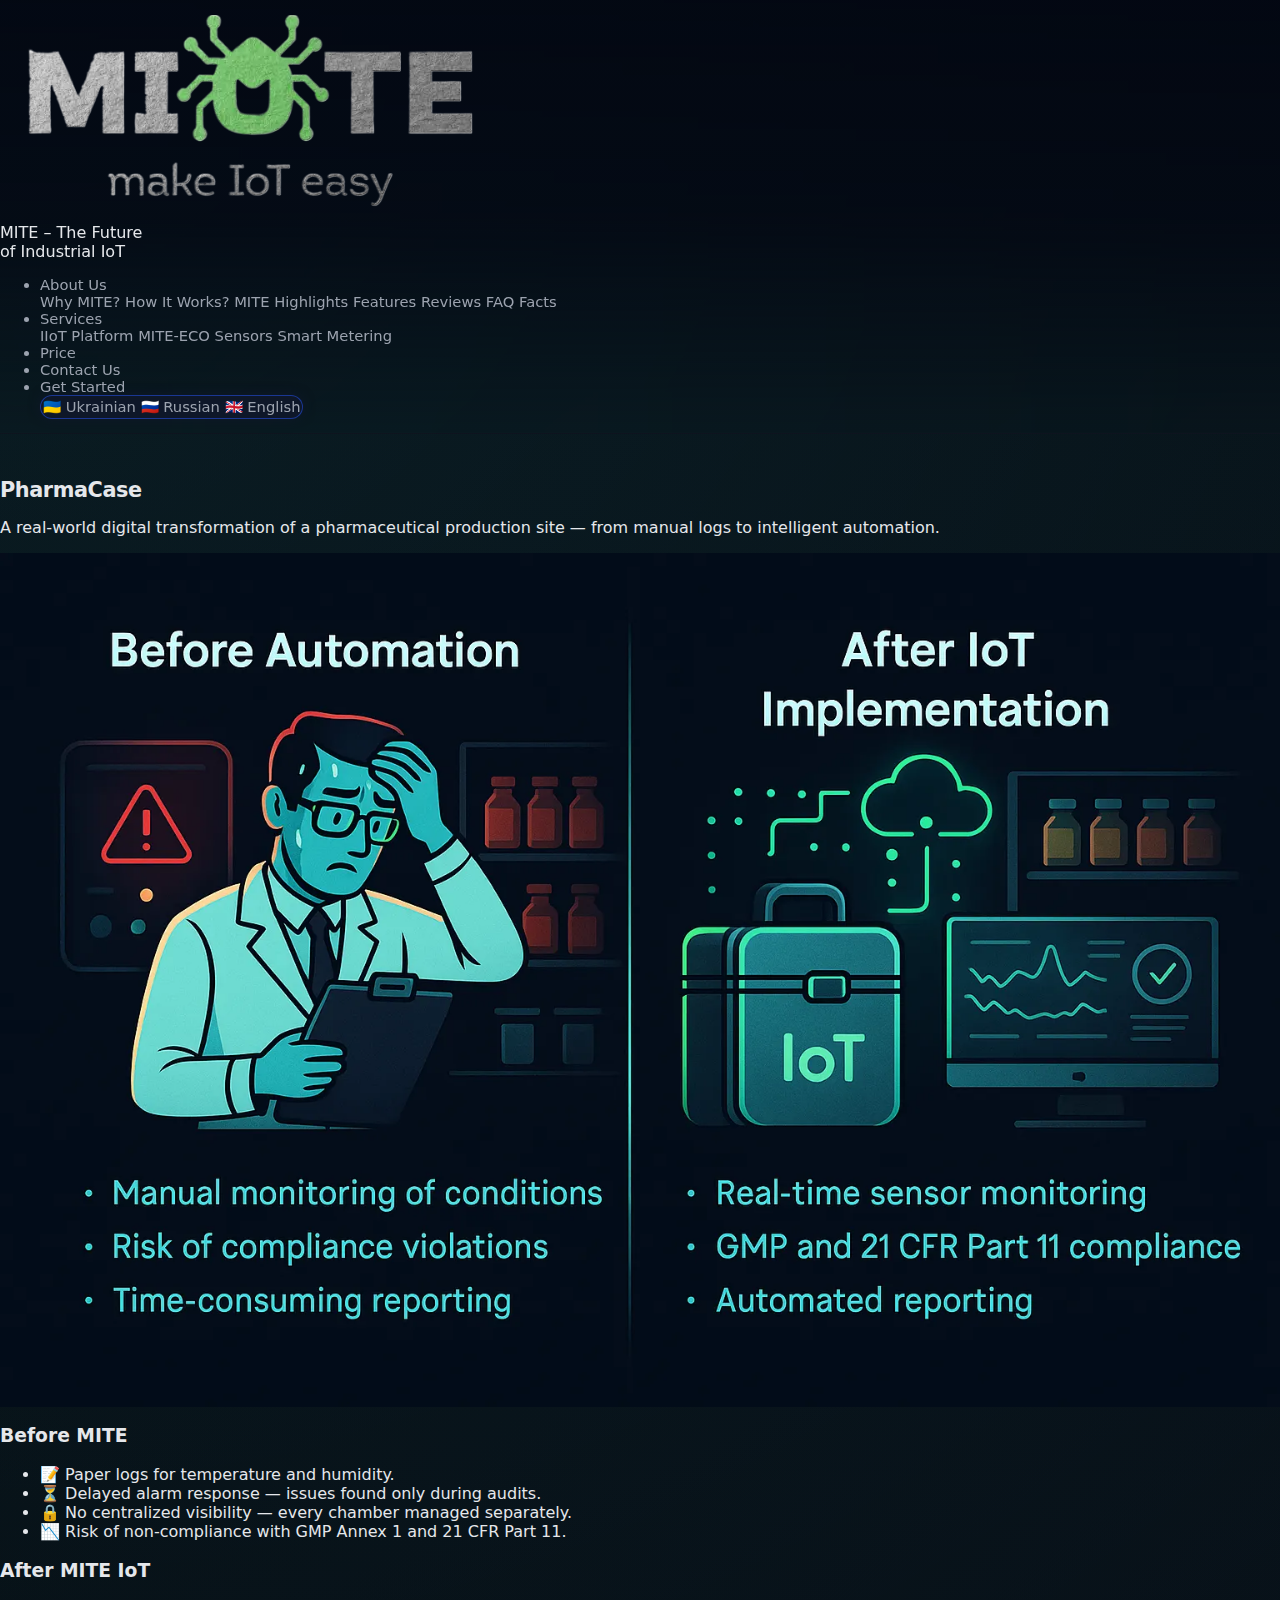
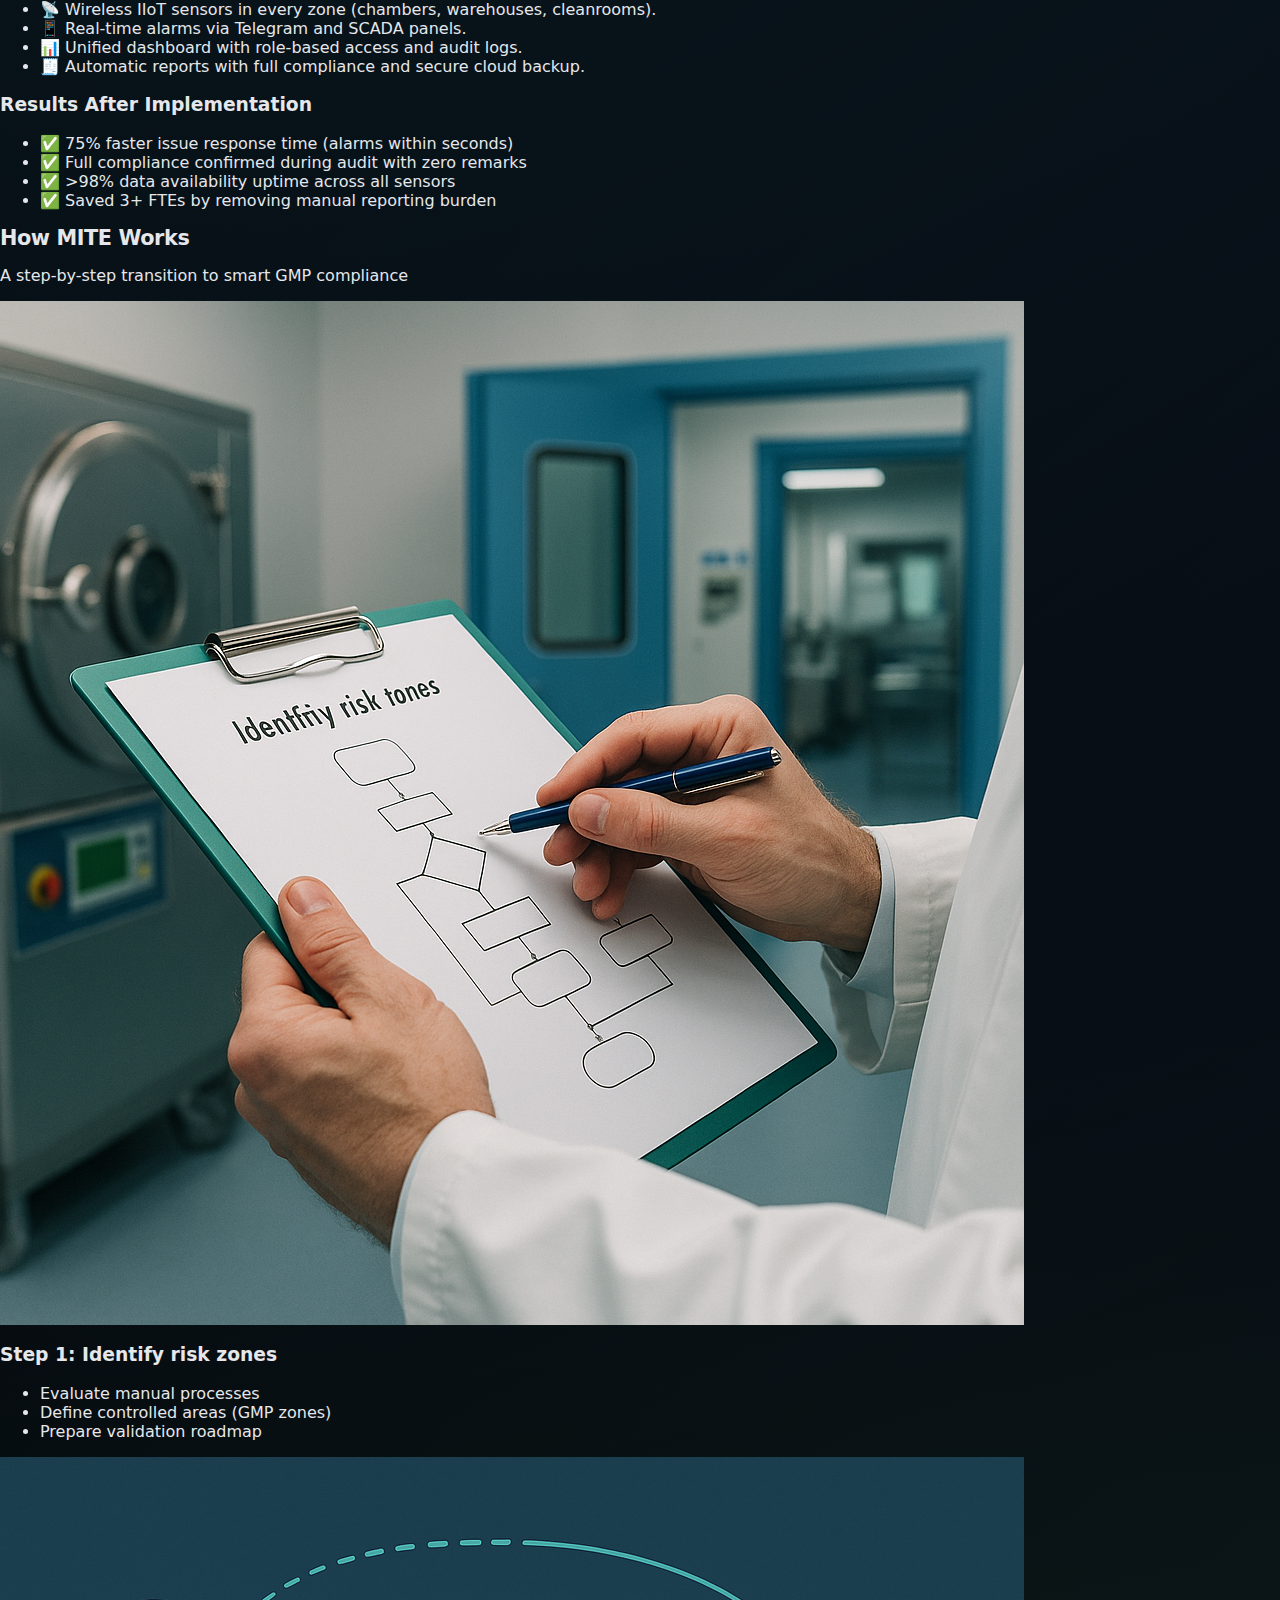
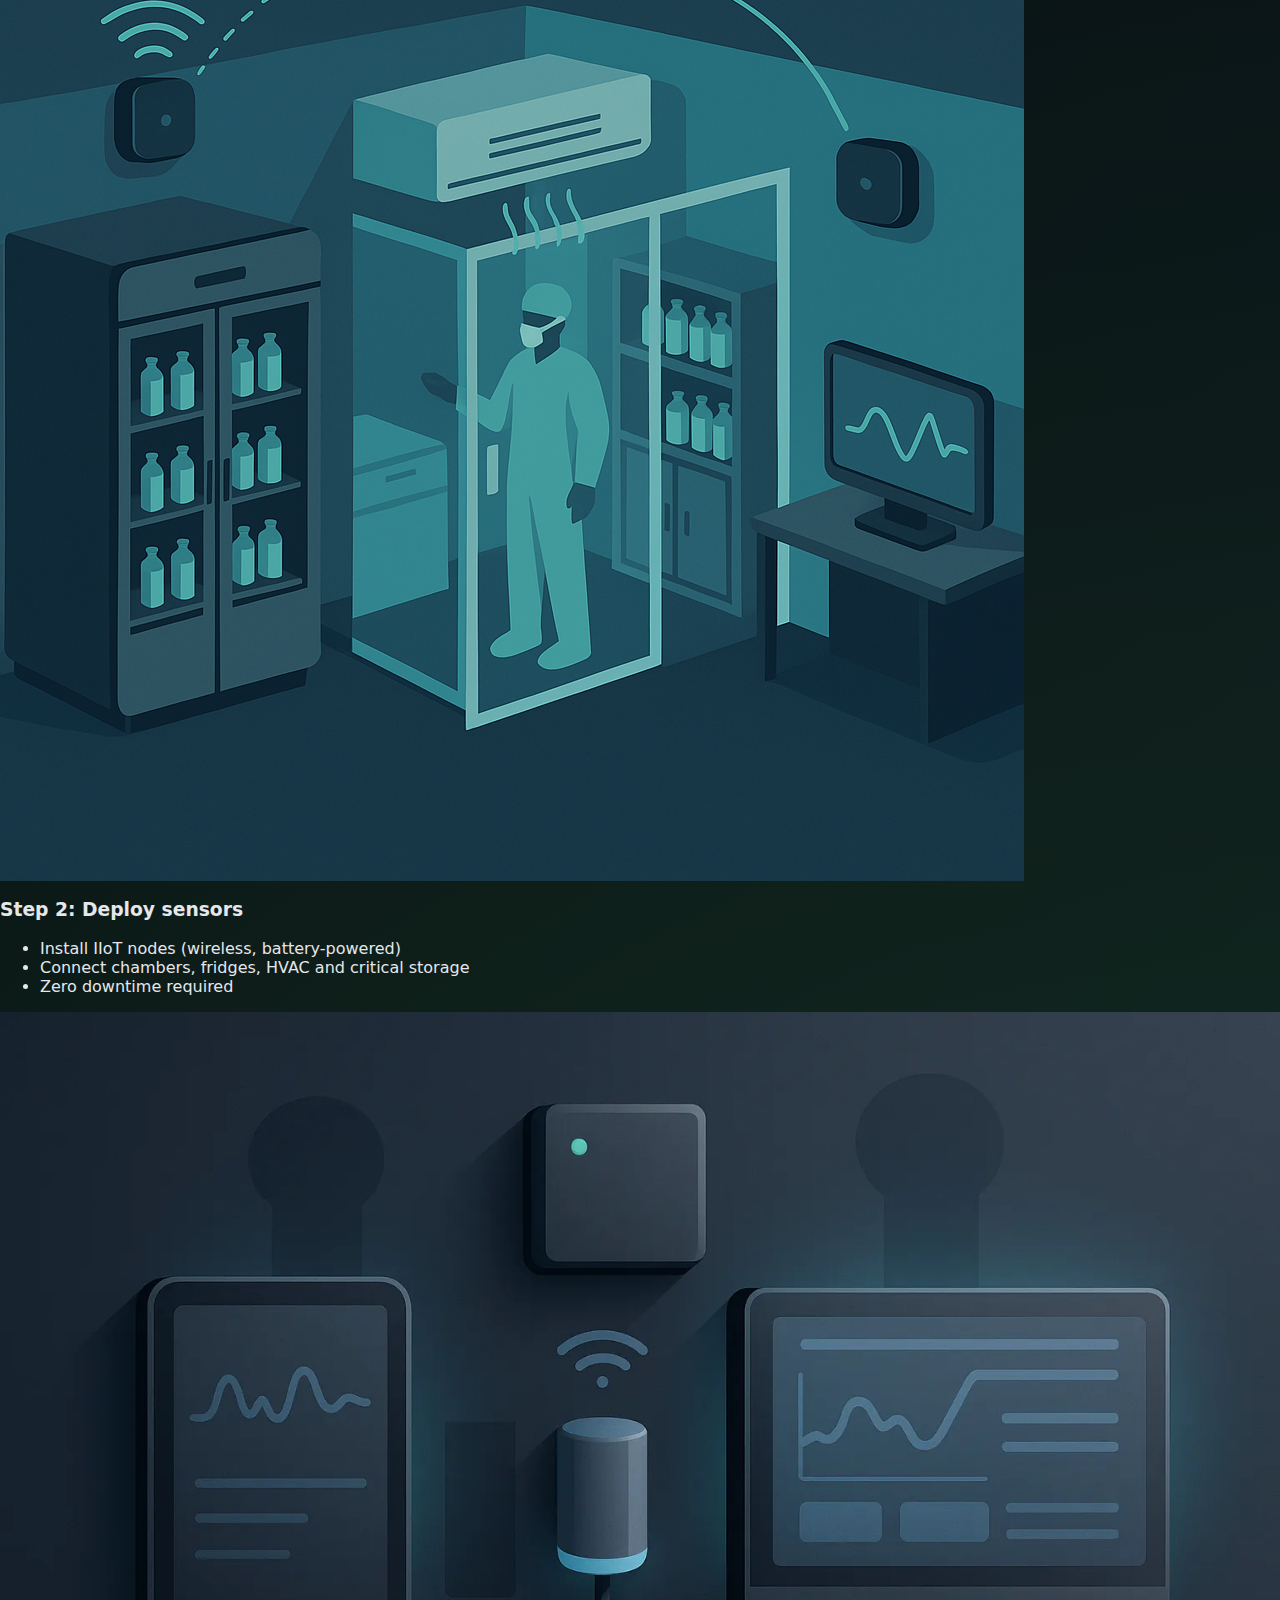
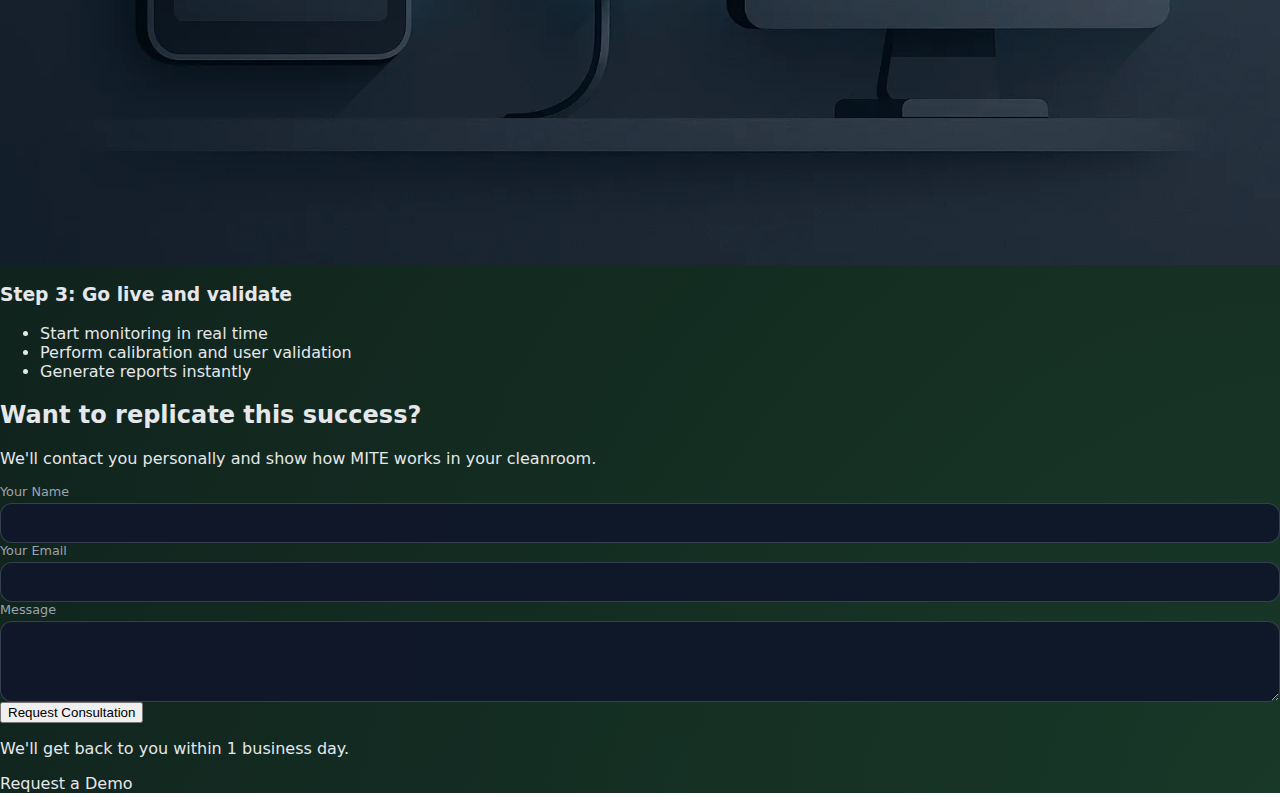
<file: pharma_IoT.html>
<html lang="en">
<head>
  <meta charset="UTF-8" />
  <meta name="viewport" content="width=device-width, initial-scale=1.0" />
  <title>PharmaCase | MITE</title>
  <link rel="stylesheet" href="css/style.css" />
</head>
<body>

  <header class="site-header">
  <div class="header-inner">
    <div class="nav-logo-block">
      <a href="/" class="nav-logo-link" title="MITE – Industrial IoT Platform">
        <img class="nav-logo-img" src="upload/mite-logo-green-w_o-background.webp" alt="IoT for pharma" />
        <span class="nav-logo-text">MITE – The Future<br>of Industrial IoT</span>
      </a>
    </div>
    <nav class="main-nav">
      <ul class="nav-menu">
        <li class="dropdown"><a href="#">About Us</a>
          <div class="dropdown-content">
            <a href="#why">Why MITE?</a>
            <a href="#how">How It Works?</a>
            <a href="#highlights">MITE Highlights</a>
            <a href="#features">Features</a>
            <a href="#reviews">Reviews</a>
            <a href="#faq">FAQ</a>
            <a href="#facts">Facts</a>
          </div>
        </li>
        <li class="dropdown"><a href="#">Services</a>
          <div class="dropdown-content">
            <a href="#platform">IIoT Platform</a>
            <a href="/MITE-ECO.html">MITE-ECO Sensors</a>
            <a href="/smart-devices">Smart Metering</a>
          </div>
        </li>
        <li><a href="#pricing">Price</a></li>
        <li><a href="#contact">Contact Us</a></li>
        <li><a class="cta-button" href="https://booking.appointy.com/mite" target="_blank">Get Started</a></li>
        <li class="dropdown lang-switch en">
          <a href="#"><!--<i class="globe-icon lucide lucide-globe" aria-label="Language Switcher"></i>-->
          <i class="globe-icon" data-lucide="globe"></i></a>
          <div class="dropdown-content">
            <a href="/uk" onclick="setLang('uk')">🇺🇦 Ukrainian</a>
            <a href="/ru" onclick="setLang('ru')">🇷🇺 Russian</a>
            <a href="/" onclick="setLang('en')">🇬🇧 English</a>
          </div>
        </li>
      </ul>
    </nav>
  </div>
</header>

  <section class="section section-content fade-in">
      <h2 class="section-title">PharmaCase</h2>
      <p class="section-lead">
        A real-world <span class="highlight"> digital transformation of a pharmaceutical</span> production site — from manual logs to intelligent automation.
      </p>
      <div class="mite-grid">
       <div class="spider-core" style="grid-area: core;">
        <img src="upload/pharma-case-IoT.webp" title="PharmaCase Transformation" ></img>
      </div>

       <div class="spider-card" style="grid-area: left;">
          <h3>Before MITE</h3>
          <ul>
            <li>📝 Paper logs for temperature and humidity.</li>
            <li>⏳ Delayed alarm response — issues found only during audits.</li>
            <li>🔒 No centralized visibility — every chamber managed separately.</li>
            <li>📉 Risk of non-compliance with GMP Annex 1 and 21 CFR Part 11.</li>
          </ul>
        </div>

         <div class="spider-card" style="grid-area: right;">
          <h3>After MITE IoT</h3>
          <ul>
            <li>📡 Wireless IIoT sensors in every zone (chambers, warehouses, cleanrooms).</li>
            <li>📱 Real-time alarms via Telegram and SCADA panels.</li>
            <li>📊 Unified dashboard with role-based access and audit logs.</li>
            <li>🧾 Automatic reports with full compliance and secure cloud backup.</li>
          </ul>
        </div>

        <div class="spider-card" style="grid-area: bottom;">
        <h3>Results After Implementation</h3>
        <ul>
          <li>✅ 75% faster issue response time (alarms within seconds)</li>
          <li>✅ Full compliance confirmed during audit with zero remarks</li>
          <li>✅ >98% data availability uptime across all sensors</li>
          <li>✅ Saved 3+ FTEs by removing manual reporting burden</li>
        </ul>
      </div>
      </div>

      <div class="how-mite-works">
        <h2 class="section-title">How MITE Works</h2>
        <p class="section-lead">A step-by-step transition to smart GMP compliance</p>
        <div class="step-flow">
          <div class="step-item">
            <div class="step-image">
              <img src="/upload/pharma-step.png" alt="Step 1: Manual system" />
            </div>
            <div class="step-content">
              <h3>Step 1: Identify risk zones </h3>
              <ul>
                <li>Evaluate manual processes</li>
                <li>Define controlled areas (GMP zones)</li>
                <li>Prepare validation roadmap</li>
              </ul>
            </div>
          </div>
          <div class="step-item reverse">
            <div class="step-image">
              <img src="/upload/pharma-step2.png" alt="Step 2: Sensor installation" />
            </div>
            <div class="step-content">
              <h3>Step 2: Deploy sensors</h3>
              <ul>
                <li>Install IIoT nodes (wireless, battery-powered)</li>
                <li>Connect chambers, fridges, HVAC and critical storage</li>
                <li>Zero downtime required</li>
              </ul>
            </div>
          </div>
          <div class="step-item">
            <div class="step-image">
              <img src="/upload/pharma-step3.webp" alt="Step 3: Dashboard and validation" />
            </div>
            <div class="step-content">
              <h3>Step 3: Go live and validate</h3>
              <ul>
                <li>Start monitoring in real time</li>
                <li>Perform calibration and user validation</li>
                <li>Generate reports instantly</li>
              </ul>
            </div>
          </div>
        </div>
      </div>

      <div class="demo-form">
        <h2>Want to replicate this success?</h2>
        <p class="section-lead">We'll contact you personally and show how MITE works in your cleanroom.</p>
        <form method="POST" action="https://your-form-endpoint.com">
          <label for="name">Your Name</label>
          <input type="text" id="name" name="name" required />

          <label for="email">Your Email</label>
          <input type="email" id="email" name="email" required />

          <label for="message">Message</label>
          <textarea id="message" name="message" rows="4"></textarea>

          <button type="submit">Request Consultation</button>
        </form>
        <p class="form-note">We'll get back to you within 1 business day.</p>
      </div>

      <a href="/request-demo" class="cta-button">Request a Demo</a>
  </section>
    <script src="js/main.js"></script>
</body>
</html>
</file>
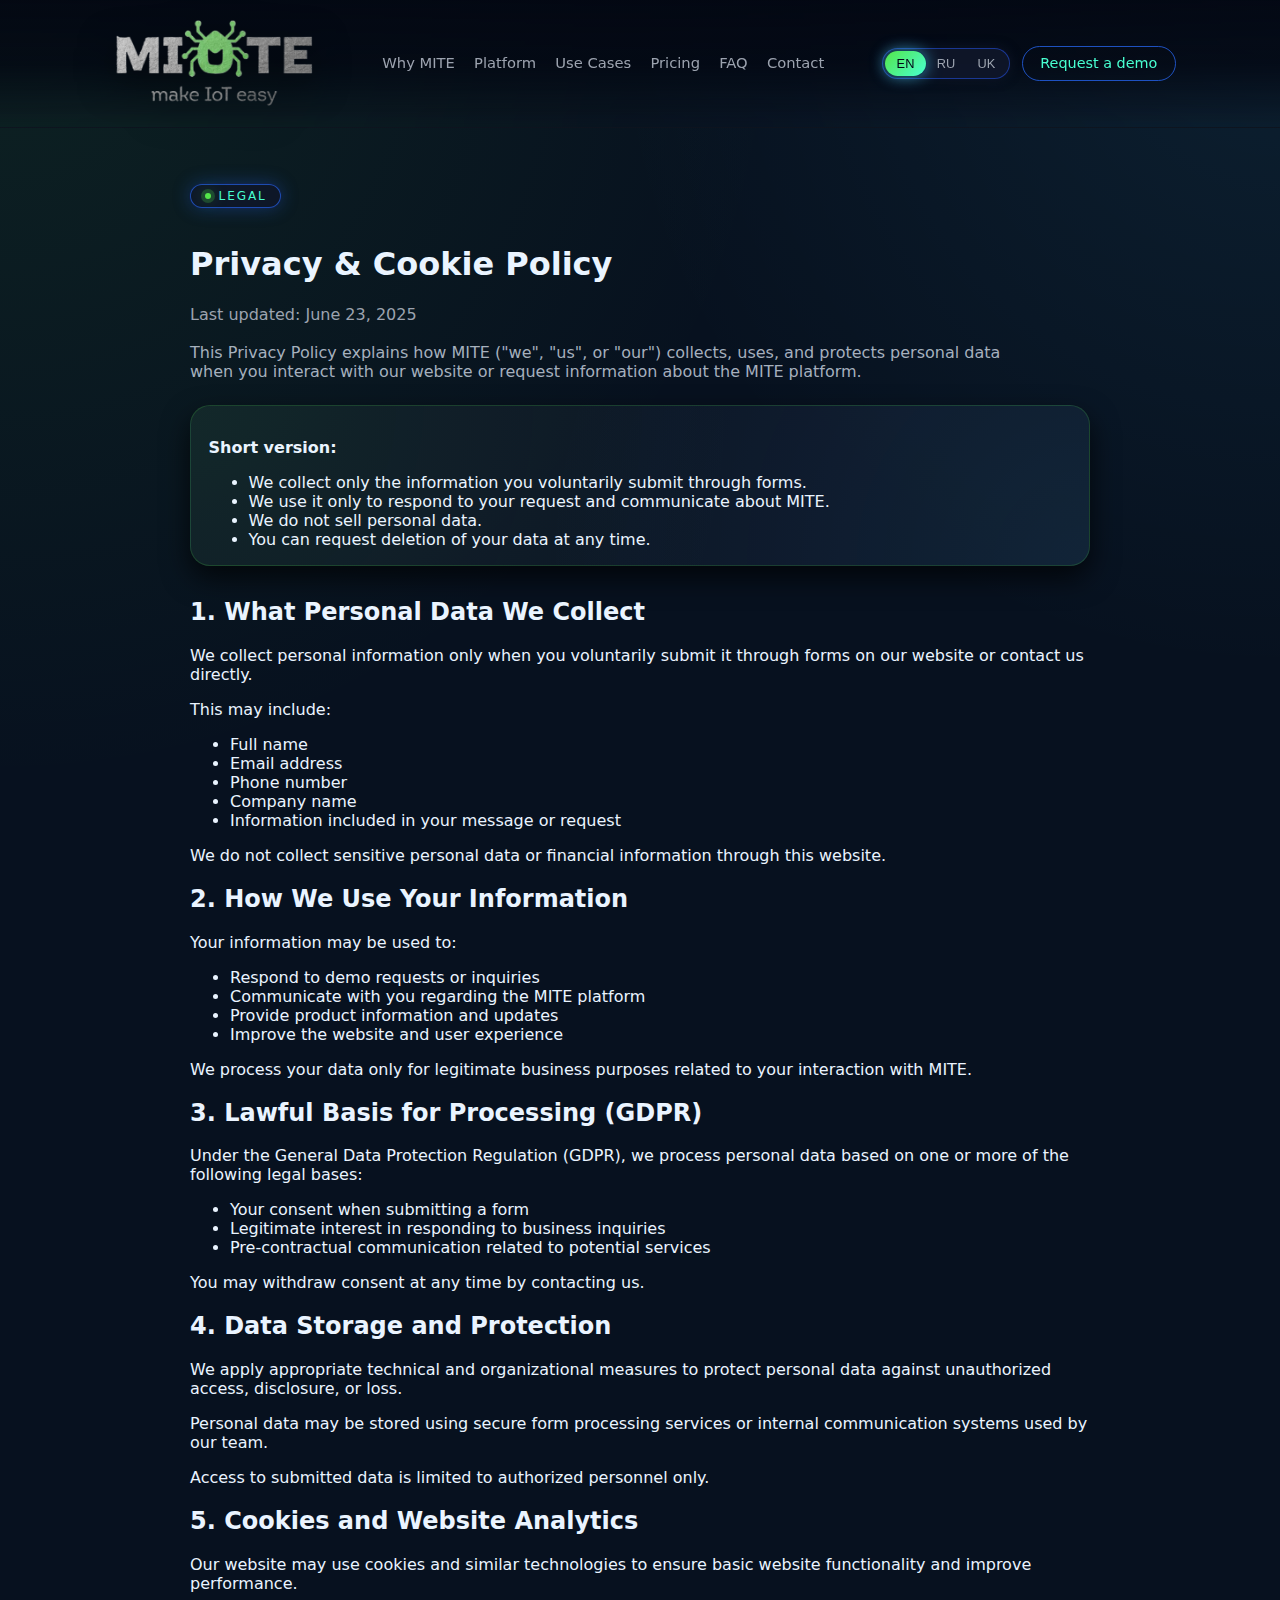
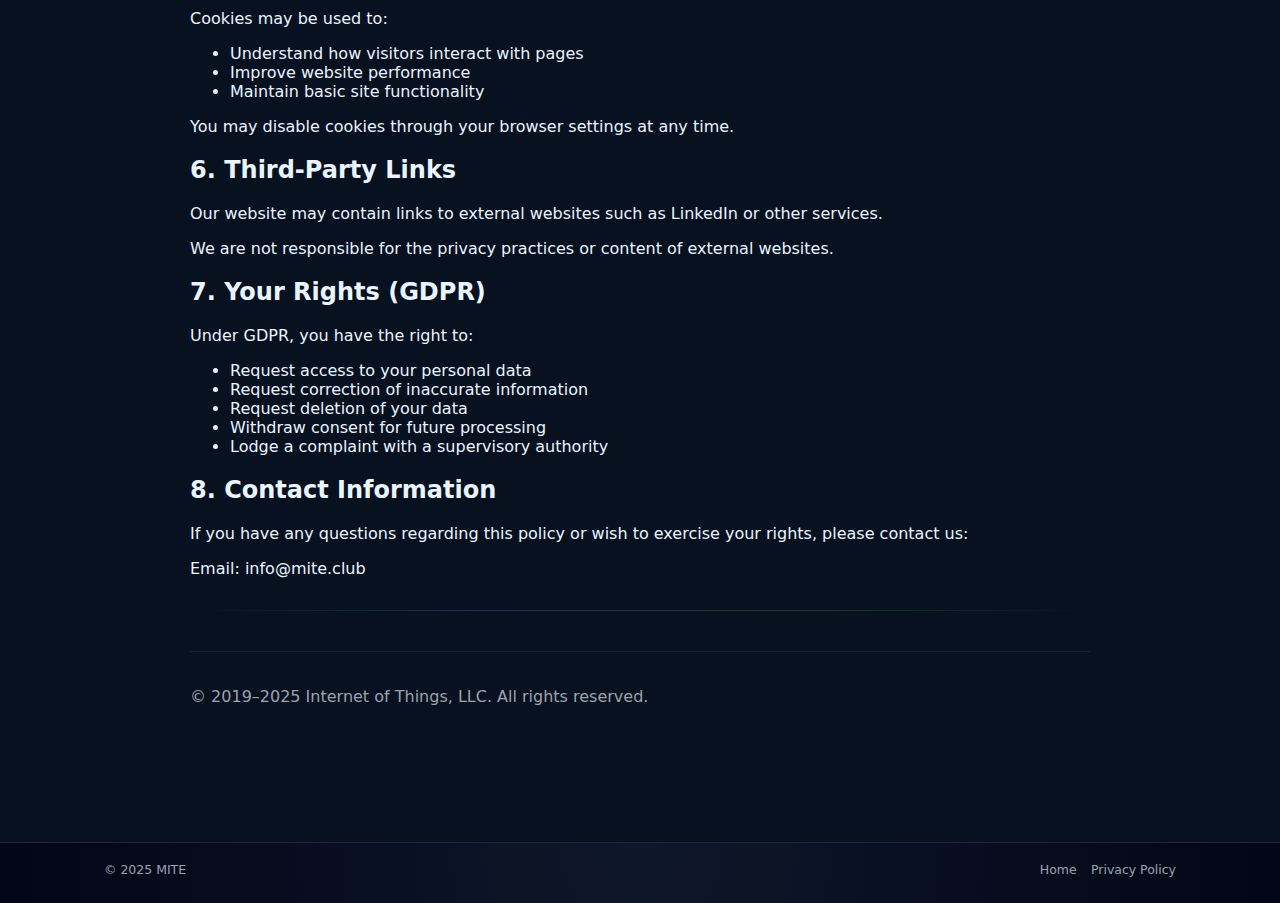
<file: privacy-policy.html>
<!DOCTYPE html>
<html lang="en">
<head>

<meta charset="UTF-8">
<meta name="viewport" content="width=device-width, initial-scale=1">

<title>Privacy & Cookie Policy | MITE</title>

<meta name="description" content="Learn how MITE collects, uses and protects personal data in accordance with GDPR. Privacy and cookie policy for the MITE IoT platform.">

<link rel="canonical" href="https://mite.club/privacy-policy.html">

  <link rel="icon" href="upload/favicon_mite.png" type="image/png" />

<meta property="og:title" content="Privacy & Cookie Policy | MITE">
<meta property="og:description" content="Privacy and cookie policy explaining how MITE handles personal data and cookies.">
<meta property="og:type" content="website">
<meta property="og:url" content="https://mite.club/privacy-policy.html">

<link rel="stylesheet" href="css/style.css">

 <!-- Main script + translations -->
    <script defer src="js/en.js"></script>
    <script defer src="js/ru.js"></script>
    <script defer src="js/uk.js"></script>

      <script defer src="js/data/usecases.en.js"></script>
      <script defer src="js/data/usecases.ru.js"></script>
      <script defer src="js/data/usecases.uk.js"></script>

        <script defer src="js/script.js"></script>
</head>

</head>

<body class="policy-page">

<header class="site-header">
  <div class="container nav-inner">

     <a href="#top" class="logo" aria-label="MITE home">
        <img
          src="upload/mite-logo-green-w_o-background.webp"
          alt="MITE — make IoT easy"
          class="logo-img"
        />
      </a>

    <nav class="main-nav" aria-label="Primary navigation">
        <a href="#about" data-i18n="nav.about"></a>
        <a href="#platform" data-i18n="nav.platform"></a>
        <a href="#usecases" data-i18n="nav.solutions"></a>
        <a href="#pricing" data-i18n="nav.pricing"></a>
        <a href="#faq" data-i18n="nav.faq"></a>
        <a href="#contact" data-i18n="nav.contact"></a>
      </nav>

      <div class="nav-actions">
        <div class="lang-switch" aria-label="Language switcher">
          <button type="button" data-lang-btn="en" class="is-active">EN</button>
          <button type="button" data-lang-btn="ru">RU</button>
          <button type="button" data-lang-btn="uk">UK</button>
        </div>
        <a href="#contact" class="btn btn-outline" data-i18n="nav.demoBtn"></a>
      </div>
    </div>
</header>

<main class="page policy-wrap container">

<div class="policy-kicker">
<span class="policy-kicker-dot"></span>
Legal
</div>

<h1>Privacy & Cookie Policy</h1>

<p class="policy-meta">Last updated: June 23, 2025</p>

<p class="policy-lead">
This Privacy Policy explains how MITE ("we", "us", or "our") collects,
uses, and protects personal data when you interact with our website
or request information about the MITE platform.
</p>

<div class="policy-box">

<p><strong>Short version:</strong></p>

<ul>
<li>We collect only the information you voluntarily submit through forms.</li>
<li>We use it only to respond to your request and communicate about MITE.</li>
<li>We do not sell personal data.</li>
<li>You can request deletion of your data at any time.</li>

</ul>

</div>

<h2>1. What Personal Data We Collect</h2>

<p>
We collect personal information only when you voluntarily submit it
through forms on our website or contact us directly.
</p>

<p>This may include:</p>

<ul>

<li>Full name</li>
<li>Email address</li>
<li>Phone number</li>
<li>Company name</li>
<li>Information included in your message or request</li>

</ul>

<p>
We do not collect sensitive personal data or financial information through this website.
</p>

<h2>2. How We Use Your Information</h2>

<p>Your information may be used to:</p>

<ul>

<li>Respond to demo requests or inquiries</li>
<li>Communicate with you regarding the MITE platform</li>
<li>Provide product information and updates</li>
<li>Improve the website and user experience</li>

</ul>

<p>
We process your data only for legitimate business purposes related
to your interaction with MITE.
</p>

<h2>3. Lawful Basis for Processing (GDPR)</h2>

<p>
Under the General Data Protection Regulation (GDPR),
we process personal data based on one or more of the following legal bases:
</p>

<ul>

<li>Your consent when submitting a form</li>
<li>Legitimate interest in responding to business inquiries</li>
<li>Pre-contractual communication related to potential services</li>

</ul>

<p>
You may withdraw consent at any time by contacting us.
</p>

<h2>4. Data Storage and Protection</h2>

<p>
We apply appropriate technical and organizational measures
to protect personal data against unauthorized access,
disclosure, or loss.
</p>

<p>
Personal data may be stored using secure form processing services
or internal communication systems used by our team.
</p>

<p>
Access to submitted data is limited to authorized personnel only.
</p>

<h2>5. Cookies and Website Analytics</h2>

<p>
Our website may use cookies and similar technologies to ensure
basic website functionality and improve performance.
</p>

<p>Cookies may be used to:</p>

<ul>

<li>Understand how visitors interact with pages</li>
<li>Improve website performance</li>
<li>Maintain basic site functionality</li>

</ul>

<p>
You may disable cookies through your browser settings at any time.
</p>

<h2>6. Third-Party Links</h2>

<p>
Our website may contain links to external websites such as
LinkedIn or other services.
</p>

<p>
We are not responsible for the privacy practices or content of external websites.
</p>

<h2>7. Your Rights (GDPR)</h2>

<p>Under GDPR, you have the right to:</p>

<ul>

<li>Request access to your personal data</li>
<li>Request correction of inaccurate information</li>
<li>Request deletion of your data</li>
<li>Withdraw consent for future processing</li>
<li>Lodge a complaint with a supervisory authority</li>

</ul>

<h2>8. Contact Information</h2>

<p>
If you have any questions regarding this policy or wish to exercise your rights,
please contact us:
</p>

<p>

Email:  
<a href="mailto:info@mite.club">info@mite.club</a>

</p>

<div class="policy-divider"></div>

<div class="policy-foot">

<p>
© 2019–2025 Internet of Things, LLC. All rights reserved.
</p>

</div>

</main>

<footer class="site-footer">
<div class="container footer-inner">

<div>
© 2025 MITE
</div>

<div class="footer-links">

<a href="/">Home</a>
<a href="privacy.html">Privacy Policy</a>

</div>

</div>
</footer>

</body>
</html>
</file>
<file: css/style.css>
:root {
  --bg: #0b1220;          /* было #070b14 → чуть светлее */
  --bg-alt: #111a2e;
  --bg-soft: #020617;
  --accent: #54e54a;
  --accent-soft: rgba(84, 229, 74, 0.18);
  --accent2: #48ffd1; 
  --accent2-soft: rgba(72, 207, 255, 0.14);
  --text: #e5e7eb;
  --muted: #9ca3af;
  --border: #1f2937;
  --danger: #f97373;
  --radius-lg: 1.25rem;
  --radius-md: 0.875rem;
  --radius-pill: 999px;
 /* --shadow-soft: 0 18px 40px rgba(0, 0, 0, 0.55);*/
  --shadow-soft: 0 12px 28px rgba(0,0,0,0.7);
  --font-sans: system-ui, -apple-system, BlinkMacSystemFont, "SF Pro Text",
    "Segoe UI", sans-serif;
}


@supports not ((backdrop-filter: blur(1px)) or (-webkit-backdrop-filter: blur(1px))) {
  .site-header,
  .quick-contact,
  .drawer-overlay {
    backdrop-filter: none;
    -webkit-backdrop-filter: none;
    background: rgba(3, 7, 18, 0.92);
  }
}

* {
  box-sizing: border-box;
}

html,
body {
  margin: 0;
  padding: 0;
}

body {
  min-height: 100vh;
  font-family: var(--font-sans);
  color: var(--text);
  background:
    radial-gradient(circle at top left, var(--accent2-soft), transparent 55%),   
    radial-gradient(circle at bottom right, var(--accent-soft), transparent 55%),
    linear-gradient(135deg, #000000, var(--bg));
}

a {
  color: inherit;
  text-decoration: none;
}

img {
  max-width: 100%;
  display: block;
}

.container {
  width: 100%;
  max-width: 1120px;
  padding: 0 1.5rem;
  margin: 0 auto;
}

.sr-only {
  position: absolute;
  width: 1px;
  height: 1px;
  padding: 0;
  margin: -1px;
  overflow: hidden;
  clip: rect(0, 0, 0, 0);
  white-space: nowrap;
  border: 0;
}

/* =========================================
   MAIN SITE
========================================= */

.page {
  padding-bottom: 3rem;
}

.section {
  padding: 2.75rem 0 0;
}

.section-header {
  display: flex;
  flex-direction: column;
  gap: 0.45rem;
  margin-bottom: 1.6rem;
  max-width: 42rem;
}

.section-title {
  margin: 0;
  font-size: 1.3rem;
  letter-spacing: -0.02em;
}

.section-subtitle {
  margin: 0;
  font-size: 0.92rem;
  line-height: 1.65;
  color: var(--muted);
}

.eyebrow {
  font-size: 0.78rem;
  text-transform: uppercase;
  letter-spacing: 0.16em;
  color: var(--accent2);
}

.grid {
  display: grid;
  gap: 1.1rem;
}

.grid-2 {
  grid-template-columns: repeat(2, minmax(0, 1fr));
}

.grid-3 {
  grid-template-columns: repeat(3, minmax(0, 1fr));
}

/* =========================
   Header / Nav
   ========================= */

.site-header {
  position: sticky;
  top: 0;
  z-index: 40;
  backdrop-filter: blur(16px);
  -webkit-backdrop-filter: blur(16px);
  background: linear-gradient(
    to bottom,
    rgba(3, 7, 18, 0.92),
    rgba(3, 7, 18, 0.78),
    transparent
  );
  border-bottom: 1px solid rgba(148, 163, 184, 0.08);
}

.nav-inner {
  display: flex;
  align-items: center;
  justify-content: space-between;
  gap: 1.25rem;
  padding: 0.9rem 1.5rem;
}

.logo {
  display: inline-flex;
  align-items: center;
  flex: 0 0 auto;
}

.logo-img {
  width: 220px;
  max-width: 100%;
  height: auto;
  display: block;
  filter: drop-shadow(0 10px 18px rgba(0, 0, 0, 0.55));
}

.main-nav {
  display: flex;
  align-items: center;
  gap: 1.2rem;
  font-size: 0.92rem;
  color: var(--muted);
}

.main-nav a {
  position: relative;
  padding-bottom: 2px;
}

.main-nav a::after {
  content: "";
  position: absolute;
  left: 0;
  bottom: -3px;
  width: 0;
  height: 2px;
  border-radius: 999px;
  background: linear-gradient(90deg, var(--accent), var(--accent2));
  transition: width 0.2s ease;
}

.main-nav a:hover::after {
  width: 100%;
}

.nav-actions {
  display: flex;
  align-items: center;
  gap: 0.75rem;
  flex: 0 0 auto;
}

.lang-switch {
  display: inline-flex;
  padding: 2px;
  border-radius: var(--radius-pill);
  background: rgba(15, 23, 42, 0.9);
  border: 1px solid rgba(30, 64, 175, 0.8);
  box-shadow: 0 0 12px rgba(15, 23, 42, 0.9);
}

.lang-switch button {
  border: none;
  outline: none;
  cursor: pointer;
  font-size: 0.8rem;
  font-weight: 500;
  padding: 0.3rem 0.7rem;
  border-radius: var(--radius-pill);
  color: var(--muted);
  background: transparent;
  transition:
    background 0.15s ease,
    color 0.15s ease,
    box-shadow 0.15s ease;
}

.lang-switch button.is-active {
  color: #020617;
  background: linear-gradient(135deg, var(--accent), var(--accent2));
  box-shadow:
    0 0 0 1px rgba(8, 47, 73, 0.4),
    0 0 16px rgba(72, 207, 255, 0.7);
}

/* =========================
   Buttons
   ========================= */

.btn {
  display: inline-flex;
  align-items: center;
  justify-content: center;
  gap: 0.4rem;
  font-size: 0.9rem;
  font-weight: 500;
  border-radius: var(--radius-pill);
  padding: 0.55rem 1.1rem;
  border: 1px solid transparent;
  cursor: pointer;
  transition:
    background 0.2s ease,
    border-color 0.2s ease,
    box-shadow 0.2s ease,
    transform 0.12s ease;
  white-space: nowrap;
}

.btn-primary {
  background: linear-gradient(90deg, var(--accent2), var(--accent));
  color: #001018;
  border-color: rgba(72, 207, 255, 0.28);
  box-shadow: var(--shadow-soft);
}

.btn-primary:hover {
  transform: translateY(-1px);
  box-shadow:
    0 0 0 1px rgba(72, 207, 255, 0.16),
    var(--shadow-soft);
}

.btn-primary:active {
  transform: translateY(0);
}

.btn-primary:disabled {
  opacity: 0.6;
  cursor: not-allowed;
  transform: none;
}

.btn-outline {
  background: transparent;
  color: var(--accent2);
  border-color: rgba(37, 99, 235, 0.8);
}

.btn-outline:hover {
  background: rgba(15, 23, 42, 0.9);
  box-shadow:
    0 0 18px rgba(37, 99, 235, 0.6),
    0 0 10px rgba(15, 23, 42, 1);
}

.btn-ghost {
  background: rgba(2, 6, 23, 0.35);
  border-color: rgba(148, 163, 184, 0.18);
  color: rgba(226, 232, 240, 0.88);
}

.btn-ghost:hover {
  transform: translateY(-1px);
  border-color: rgba(72, 207, 255, 0.32);
  background: rgba(2, 6, 23, 0.55);
}

/* =========================
   Hero
   ========================= */

.hero {
  padding: 4.5rem 0 3rem;
}

.hero-grid {
  display: grid;
  grid-template-columns: minmax(0, 3fr) minmax(0, 2.5fr);
  gap: 2.5rem;
  align-items: center;
}

.hero-kicker {
  display: inline-flex;
  align-items: center;
  gap: 0.5rem;
  font-size: 0.75rem;
  text-transform: uppercase;
  letter-spacing: 0.16em;
  color: var(--accent2);
  padding: 0.25rem 0.85rem;
  border-radius: var(--radius-pill);
  background: rgba(15, 23, 42, 0.86);
  border: 1px solid rgba(37, 99, 235, 0.7);
  box-shadow:
    0 0 18px rgba(37, 99, 235, 0.55),
    0 0 0 1px rgba(15, 23, 42, 0.9);
  margin-bottom: 1.15rem;
}

.hero-kicker-dot {
  width: 6px;
  height: 6px;
  border-radius: 999px;
  background: var(--accent);
  box-shadow:
    0 0 0 4px rgba(84, 229, 74, 0.22),
    0 0 16px rgba(84, 229, 74, 0.7);
}

.hero-title {
  margin: 0 0 0.95rem;
  max-width: 42rem;
  font-size: clamp(2.2rem, 3.35vw, 3.35rem);
  line-height: 1.06;
  letter-spacing: -0.04em;
  text-wrap: balance;
}

.hero-title span {
  background: linear-gradient(120deg, rgba(84, 229, 74, 0.92), rgba(72, 207, 255, 0.92));
  -webkit-background-clip: text;
  background-clip: text;
  color: transparent;
}

.hero-subtitle {
  margin: 0 0 1.45rem;
  max-width: 40rem;
  font-size: 1.02rem;
  line-height: 1.75;
  color: rgba(203, 213, 225, 0.78);
}

.hero-cta-row {
  display: flex;
  flex-wrap: wrap;
  gap: 0.75rem;
  align-items: center;
  margin-bottom: 1.05rem;
}

.hero-meta {
  display: grid;
  gap: 0.55rem;
  margin-top: 0.2rem;
}

.hero-meta-item {
  color: rgba(226, 232, 240, 0.7);
}

.hero-meta-item span {
  display: inline-block;
  margin-right: 0.35rem;
  color: var(--accent2);
}

.hero-card {
  max-width: 28rem;
  margin-top: 1rem;
  padding: 0.7rem 0.95rem;
  border-radius: 1rem;
  background: linear-gradient(180deg, rgba(15, 23, 42, 0.86), rgba(15, 23, 42, 0.72));
  border: 1px solid rgba(148, 163, 184, 0.14);
  box-shadow: 0 16px 40px rgba(0, 0, 0, 0.55);
}

.hero-card strong {
  color: var(--accent);
  font-weight: 500;
}

.hero-visual {
  padding: 1.25rem;
  border-radius: 1.4rem;
  border: 1px solid rgba(148, 163, 184, 0.1);
  background:
    radial-gradient(circle at 12% 0%, rgba(72, 207, 255, 0.2), transparent 58%),
    radial-gradient(circle at 85% 100%, rgba(84, 229, 74, 0.2), transparent 58%),
    linear-gradient(145deg, rgba(2, 6, 23, 0.92), rgba(2, 6, 23, 0.86));
  box-shadow:
    0 22px 55px rgba(0, 0, 0, 0.8),
    0 0 0 1px rgba(2, 6, 23, 0.6);
}

.hero-visual picture {
  display: block;
 /* width: 100%;*/
}

.orb-spider-img {
  width: 80%;
 /* max-width: 640px;
  height: auto;
  margin: 0 auto;*/
  display: block;
  filter: drop-shadow(0 18px 32px rgba(0, 0, 0, 0.55));
}

/* =========================
   Cards
   ========================= */

.card {
  height: 100%;
  position: relative;
  border-radius: var(--radius-lg);
  background: rgba(15, 23, 42, 0.96);
  border: 1px solid var(--border);
  box-shadow: 0 18px 40px rgba(0, 0, 0, 0.8);
  overflow: hidden;
  display: flex;
}

.card::before {
  content: "";
  position: absolute;
  inset: 0;
  background:
    radial-gradient(circle at 10% 0%, rgba(72, 207, 255, 0.2), transparent 60%),
    radial-gradient(circle at 90% 100%, rgba(84, 229, 74, 0.18), transparent 60%);
  opacity: 0.6;
  pointer-events: none;
}

.card-inner {
  position: relative;
  z-index: 1;
  width: 100%;
  min-height: 170px;
  padding: 1.15rem;
  display: flex;
  flex-direction: column;
  gap: 0.9rem;
}

.card-tag {
  display: inline-flex;
  align-items: center;
  gap: 0.35rem;
  font-size: 0.7rem;
  text-transform: uppercase;
  letter-spacing: 0.16em;
  color: var(--muted);
  margin-bottom: 0.2rem;
}

.card-tag-dot {
  width: 6px;
  height: 6px;
  border-radius: 999px;
  background: var(--accent2);
  box-shadow: 0 0 12px rgba(72, 207, 255, 0.9);
}

.card-title {
  margin: 0;
  font-size: 0.96rem;
  line-height: 1.3;
}

.card-text {
  margin: 0;
  flex: 1;
  font-size: 0.85rem;
  color: var(--muted);
  line-height: 1.65;
}

.card-meta {
  margin-top: auto;
  padding-top: 0.75rem;
  border-top: 1px solid rgba(255, 255, 255, 0.08);
  color: var(--accent2);
  font-size: 0.92rem;
}

/* =========================
   About
   ========================= */

.about-grid {
  display: grid;
  grid-template-columns: minmax(0, 1.6fr) minmax(0, 1fr);
  gap: 2rem;
  align-items: start;
}

.about-text {
  margin-top: 0.85rem;
  max-width: 44rem;
  white-space: pre-line;
}

.about-points {
  display: grid;
  gap: 0.9rem;
  max-width: 44rem;
}

.about-point {
  display: grid;
  grid-template-columns: 16px 1fr;
  gap: 0.7rem;
  padding: 0.85rem 0.95rem;
  border-radius: var(--radius-lg);
  border: 1px solid rgba(31, 41, 55, 0.9);
  background: rgba(15, 23, 42, 0.72);
  box-shadow: 0 14px 28px rgba(0, 0, 0, 0.5);
}

.about-point-icon {
  color: var(--accent2);
  line-height: 1;
  margin-top: 0.2rem;
  text-shadow: 0 0 12px rgba(72, 207, 255, 0.75);
}

.about-point-title {
  font-size: 0.92rem;
  color: var(--text);
  margin-bottom: 0.1rem;
}

.about-point-text {
  font-size: 0.82rem;
  color: var(--muted);
  line-height: 1.6;
}

.about-cta-row {
  margin-top: 1.15rem;
}

.about-side-card {
  padding: 1.15rem 1.25rem;
  border-radius: 22px;
  border: 1px solid rgba(148, 163, 184, 0.16);
  background:
    radial-gradient(circle at 18% 14%, rgba(72, 207, 255, 0.14), transparent 58%),
    radial-gradient(circle at 82% 86%, rgba(84, 229, 74, 0.12), transparent 58%),
    rgba(15, 23, 42, 0.86);
  box-shadow:
    0 26px 64px rgba(0, 0, 0, 0.55),
    inset 0 1px 0 rgba(255, 255, 255, 0.06);
}

.about-side-label {
  font-size: 0.75rem;
  text-transform: uppercase;
  letter-spacing: 0.18em;
  color: rgba(72, 207, 255, 0.9);
  margin-bottom: 0.9rem;
}

.about-side-metric {
  display: grid;
  gap: 0.35rem;
  align-content: start;
  transition: opacity 0.22s ease, transform 0.22s ease;
}

.about-side-metric.is-fade {
  opacity: 0;
  transform: translateY(4px);
}

.about-side-num {
  font-size: 2.05rem;
  font-weight: 800;
  letter-spacing: -0.03em;
  line-height: 1.05;
  color: rgba(84, 229, 74, 0.95);
  text-shadow: 0 0 18px rgba(84, 229, 74, 0.16);
}

.about-side-title {
  font-size: 1.05rem;
  font-weight: 650;
  color: rgba(255, 255, 255, 0.9);
  line-height: 1.35;
}

.about-side-text {
  font-size: 0.95rem;
  color: rgba(255, 255, 255, 0.68);
  line-height: 1.6;
}

.about-side-divider {
  height: 1px;
  background: rgba(148, 163, 184, 0.12);
  margin: 1rem 0 0.85rem;
}

.outcome-bullets {
  margin: 0.65rem 0 0;
  padding-left: 1.05rem;
  display: grid;
  gap: 0.35rem;
}

.outcome-bullets li {
  color: rgba(255, 255, 255, 0.72);
  line-height: 1.45;
}

.outcome-bullets li::marker {
  color: rgba(72, 207, 255, 0.85);
}

.outcomes-nav {
  display: flex;
  align-items: center;
  gap: 0.75rem;
}

.outcomes-btn {
  width: 36px;
  height: 36px;
  border-radius: 12px;
  border: 1px solid rgba(148, 163, 184, 0.18);
  background: rgba(2, 6, 23, 0.35);
  color: rgba(255, 255, 255, 0.92);
  cursor: pointer;
  display: inline-flex;
  align-items: center;
  justify-content: center;
  transition:
    transform 0.18s ease,
    border-color 0.18s ease,
    background 0.18s ease,
    opacity 0.18s ease;
}

.outcomes-btn:hover {
  transform: translateY(-1px);
  border-color: rgba(72, 207, 255, 0.32);
  background: rgba(2, 6, 23, 0.55);
}

.outcomes-dots {
  display: inline-flex;
  align-items: center;
  gap: 8px;
  margin: 0 auto;
}

.outcomes-dots .dot {
  width: 7px;
  height: 7px;
  border-radius: 999px;
  background: rgba(255, 255, 255, 0.22);
  cursor: pointer;
  transition: transform 0.15s ease, background 0.15s ease, box-shadow 0.15s ease;
}

.outcomes-dots .dot.is-active {
  background: rgba(84, 229, 74, 0.95);
  box-shadow: 0 0 16px rgba(84, 229, 74, 0.22);
}

/* =========================
   Platform
   ========================= */

.platform-card-main {
  border-color: rgba(84, 229, 74, 0.28);
  box-shadow:
    0 18px 60px rgba(0, 0, 0, 0.55),
    0 0 0 1px rgba(84, 229, 74, 0.1);
}

.platform-card .card-inner {
  height: 100%;
}

.platform-card .card-meta {
  margin-top: auto;
  padding-top: 18px;
  border-top: 1px solid rgba(255, 255, 255, 0.08);
  color: rgba(72, 207, 255, 0.95);
  font-weight: 600;
  letter-spacing: 0.01em;
  line-height: 1.25;
  min-height: calc(1.25em * 2);
}

.platform-story {
  margin: 1.1rem 0 1.2rem;
  border-radius: var(--radius-lg);
  border: 1px solid rgba(72, 207, 255, 0.22);
  background:
    radial-gradient(circle at top left, rgba(72, 207, 255, 0.1), transparent 55%),
    radial-gradient(circle at bottom right, rgba(84, 229, 74, 0.1), transparent 55%),
    rgba(5, 10, 25, 0.7);
}

.highlighting {
  display: inline-block;
  padding: 0.14rem 0.55rem;
  border-radius: 999px;
  background: rgba(15, 23, 42, 0.75);
  border: 1px solid rgba(72, 207, 255, 0.28);
  margin-right: 0.35rem;
  font-weight: 600;
}

/* =========================
   Connectivity card
   ========================= */

.ci-card {
  padding: 0;
}

.ci-card .card-inner {
  padding: 1.25rem 1.35rem;
}

.ci-title {
  margin: 0.25rem 0 0.65rem;
  font-size: 1.35rem;
  letter-spacing: -0.02em;
  line-height: 1.2;
  color: rgba(255, 255, 255, 0.92);
}

.ci-chips {
  display: flex;
  flex-wrap: wrap;
  gap: 0.55rem;
  margin: 0.55rem 0 0.85rem;
}

.ci-chip {
  display: inline-flex;
  align-items: center;
  justify-content: center;
  padding: 0.34rem 0.75rem;
  border-radius: 999px;
  font-size: 0.88rem;
  line-height: 1;
  color: rgba(226, 232, 240, 0.82);
  background: rgba(10, 18, 35, 0.45);
  border: 1px solid rgba(255, 255, 255, 0.12);
  backdrop-filter: blur(10px);
  box-shadow: 0 12px 26px rgba(0, 0, 0, 0.22);
}

.ci-note {
  margin: 0;
  font-size: 0.95rem;
  line-height: 1.65;
  color: rgba(255, 255, 255, 0.62);
  max-width: 68rem;
}

/* =========================
   Shared carousel
   ========================= */

.pricing-carousel {
  position: relative;
  margin-top: 24px;
}

.pc-viewport {
  overflow: hidden;
  border-radius: 24px;
}

.pc-track {
  display: flex;
  gap: 18px;
  padding: 6px 10px;
  will-change: transform;
  transition: transform 0.35s ease;
  align-items: stretch;
}

.pc-nav {
  position: absolute;
  top: 50%;
  transform: translateY(-50%);
  width: 44px;
  height: 44px;
  border-radius: 999px;
  border: 1px solid rgba(255, 255, 255, 0.12);
  background: rgba(10, 18, 35, 0.55);
  color: #fff;
  font-size: 24px;
  cursor: pointer;
  display: flex;
  align-items: center;
  justify-content: center;
  z-index: 2;
}

.pc-prev {
  left: 8px;
}

.pc-next {
  right: 8px;
}

.pc-dots {
  display: flex;
  gap: 10px;
  justify-content: center;
  margin-top: 14px;
}

.pc-dots .dot {
  width: 8px;
  height: 8px;
  border-radius: 999px;
  background: rgba(255, 255, 255, 0.25);
  cursor: pointer;
}

.pc-dots .dot.is-active {
  background: rgba(84, 229, 74, 0.95);
  box-shadow: 0 0 18px rgba(84, 229, 74, 0.35);
}

/* =========================
   Use cases
   ========================= */

.uc-toolbar {
  display: flex;
  align-items: center;
  justify-content: space-between;
  gap: 14px;
  margin: 14px 0 18px;
  flex-wrap: wrap;
}

.uc-filters {
  display: flex;
  gap: 10px;
  flex-wrap: wrap;
}

.uc-chip {
  border: 1px solid rgba(255, 255, 255, 0.14);
  background: rgba(255, 255, 255, 0.03);
  color: rgba(255, 255, 255, 0.88);
  border-radius: 999px;
  padding: 9px 12px;
  font-size: 13px;
  letter-spacing: 0.2px;
  transition:
    transform 0.15s ease,
    background 0.15s ease,
    border-color 0.15s ease,
    box-shadow 0.15s ease;
  cursor: pointer;
}

.uc-chip:hover {
  transform: translateY(-1px);
  border-color: rgba(84, 229, 74, 0.35);
  box-shadow: 0 0 0 3px rgba(84, 229, 74, 0.08);
}

.uc-chip.is-active {
  border-color: rgba(84, 229, 74, 0.55);
  background: rgba(84, 229, 74, 0.1);
  box-shadow: 0 0 0 3px rgba(84, 229, 74, 0.1);
}

.uc-search input {
  width: min(360px, 82vw);
}

#ucTrack {
  display: flex;
  gap: 16px;
  will-change: transform;
  transform: translate3d(0, 0, 0);
  transition: transform 0.35s ease;
}

.uc-card {
  flex: 0 0 calc((100% - 16px) / 2);
  max-width: none;
  display: flex;
  flex-direction: column;
  padding-top: 44px;
  position: relative;
  overflow: hidden;
  transition:
    transform 0.22s ease,
    filter 0.22s ease,
    opacity 0.22s ease,
    box-shadow 0.22s ease;
}

.uc-card-strip {
  position: absolute;
  inset: 0 auto 0 0;
  width: 3px;
  background: linear-gradient(180deg, rgba(84, 229, 74, 0.9), rgba(72, 207, 255, 0.75));
  opacity: 0.9;
}

.uc-toprow {
  display: grid;
  grid-template-columns: auto 1fr;
  grid-template-areas:
    "idx pills"
    "meta meta";
  gap: 8px 12px;
}

.uc-index {
  grid-area: idx;
}

.uc-pills {
  grid-area: pills;
  display: flex;
  flex-wrap: wrap;
  gap: 8px;
  justify-content: space-between;
}

.uc-meta {
  grid-area: meta;
  display: flex;
  align-items: center;
  gap: 8px;
}

.uc-title {
  font-size: 18px;
  margin: 12px 0 10px;
  line-height: 1.25;
}

.uc-body {
  display: grid;
  grid-template-rows: auto auto 1fr auto;
  gap: 10px;
  flex: 1;
  min-height: 0;
  margin-top: 8px;
}

.uc-row {
  display: grid;
  grid-template-columns: 110px 1fr;
  gap: 10px;
  padding: 10px 0 10px 12px;
  border-top: 1px solid rgba(255, 255, 255, 0.08);
  position: relative;
}

.uc-row:first-child {
  border-top: none;
  padding-top: 0;
}

.uc-row::before {
  content: "";
  position: absolute;
  left: 0;
  top: 14px;
  bottom: 14px;
  width: 2px;
  border-radius: 2px;
  background: rgba(255, 255, 255, 0.08);
}

.uc-row:nth-of-type(1)::before {
  background: rgba(249, 115, 115, 0.35);
}

.uc-row:nth-of-type(2)::before {
  background: rgba(72, 207, 255, 0.35);
}

.uc-k {
  font-size: 12px;
  opacity: 0.75;
  text-transform: uppercase;
  letter-spacing: 0.9px;
}

.uc-v {
  font-size: 14px;
  line-height: 1.45;
  color: rgba(255, 255, 255, 0.92);
  min-height: 5.2em;
}

.uc-outcome {
  margin-top: auto;
  border-top: 1px solid rgba(255, 255, 255, 0.1);
  padding-top: 12px;
  font-size: 14px;
  color: rgba(255, 255, 255, 0.94);
  min-height: 3.2em;
}

#ucDots .dot {
  width: 10px;
  height: 10px;
  border-radius: 999px;
  border: 1px solid rgba(72, 207, 255, 0.55);
  background: transparent;
  transition: transform 0.2s ease, background 0.2s ease, border-color 0.2s ease;
}

#ucDots .dot.is-active {
  background: rgba(84, 229, 74, 0.85);
  border-color: rgba(84, 229, 74, 0.9);
  transform: scale(1.1);
}

#ucPrev.is-disabled,
#ucNext.is-disabled {
  opacity: 0.35;
  pointer-events: none;
}

.uc-num {
  display: inline-block;
  padding: 0.08em 0.45em;
  border-radius: 999px;
  background: rgba(84, 229, 74, 0.16);
  border: 1px solid rgba(84, 229, 74, 0.35);
  color: #eaffea;
  font-weight: 700;
  letter-spacing: 0.01em;
  white-space: nowrap;
}

.uc-pill--kpi {
  color: var(--accent2);
  font-size: 0.95rem;
}

.uc-pill--ttv .uc-num {
  background: rgba(72, 207, 255, 0.14);
  border-color: rgba(72, 207, 255, 0.35);
}

.uc-badge--industry {
  padding: 4px 10px;
  border-radius: 999px;
  background: rgba(72, 207, 255, 0.35);
  border: 1px solid rgba(255, 255, 255, 0.12);
  white-space: nowrap;
}

.uc-mini {
  width: 22px;
  height: 22px;
  display: inline-flex;
  align-items: center;
  justify-content: center;
  color: rgba(84, 229, 74, 0.95);
  filter: drop-shadow(0 0 10px rgba(84, 229, 74, 0.35));
  flex: 0 0 auto;
}

.uc-mini svg {
  width: 22px;
  height: 22px;
  display: block;
}

/* =========================
   How
   ========================= */

.card-outcome {
  margin: 0.85rem 0 0;
  padding: 0.55rem 0.75rem;
  border-radius: 14px;
  border: 1px solid rgba(84, 229, 74, 0.28);
  background:
    radial-gradient(circle at 10% 0%, rgba(84, 229, 74, 0.14), transparent 55%),
    rgba(2, 6, 23, 0.25);
  color: rgba(255, 255, 255, 0.88);
  font-size: 0.86rem;
  line-height: 1.45;
  backdrop-filter: blur(10px);
  box-shadow: 0 10px 26px rgba(0, 0, 0, 0.22);
}

.card-outcome::before {
  content: "Output";
  display: inline-block;
  margin-right: 0.55rem;
  padding: 0.12rem 0.5rem;
  border-radius: var(--radius-pill);
  border: 1px solid rgba(72, 207, 255, 0.22);
  background: rgba(15, 23, 42, 0.55);
  color: rgba(72, 207, 255, 0.92);
  font-size: 0.68rem;
  font-weight: 800;
  letter-spacing: 0.14em;
  text-transform: uppercase;
}

.card-micro {
  margin: 0.55rem 0 0;
  padding: 0.45rem 0.6rem 0.45rem 1.05rem;
  position: relative;
  border-radius: 12px;
  border: 1px solid rgba(255, 255, 255, 0.1);
  background: rgba(2, 6, 23, 0.2);
  color: rgba(226, 232, 240, 0.72);
  font-size: 0.78rem;
  line-height: 1.35;
  letter-spacing: 0.02em;
  font-variant-numeric: tabular-nums;
  white-space: pre-line;
}

.card-micro::before {
  content: "";
  position: absolute;
  left: 0.1rem;
  top: 0.78rem;
  width: 7px;
  height: 7px;
  border-radius: 999px;
  background: rgba(72, 207, 255, 0.95);
  box-shadow: 0 0 14px rgba(72, 207, 255, 0.3);
}

/* =========================
   Pricing
   ========================= */

.pc-card {
  flex: 0 0 min(360px, calc(100vw - 72px));
  max-width: min(360px, calc(100vw - 72px));
  background: rgba(10, 18, 35, 0.72);
  border: 1px solid rgba(255, 255, 255, 0.08);
  border-radius: 22px;
  padding: 22px 20px;
  box-shadow: 0 18px 60px rgba(0, 0, 0, 0.35);
  backdrop-filter: blur(10px);
  display: flex;
  flex-direction: column;
}

.pc-card.is-featured {
  border: 1px solid rgba(84, 229, 74, 0.35);
  box-shadow: 0 18px 70px rgba(84, 229, 74, 0.12);
}

.enterprise {
  position: relative;
  border: 1px solid rgba(84, 229, 74, 0.35);
  background: rgba(10, 20, 35, 0.92);
}

.enterprise::before {
  content: "";
  position: absolute;
  inset: -1px;
  border-radius: inherit;
  background: linear-gradient(90deg, rgba(72, 207, 255, 0.7), rgba(84, 229, 74, 0.7));
  opacity: 0.12;
  filter: blur(14px);
  pointer-events: none;
  z-index: -1;
}

.pc-top {
  margin-bottom: 14px;
}

.pc-label {
  font-size: 12px;
  letter-spacing: 0.22em;
  text-transform: uppercase;
  color: rgba(72, 207, 255, 0.85);
  margin-bottom: 10px;
}

.pc-name {
  font-size: 22px;
  margin: 0 0 6px;
}

.pc-tagline {
  margin: 0;
  color: rgba(255, 255, 255, 0.75);
  line-height: 1.35;
}

.pc-price {
  font-size: 18px;
  font-weight: 700;
  margin-top: 14px;
  min-height: 2.2em;
}

.pc-note {
  margin-top: 8px;
  color: rgba(255, 255, 255, 0.65);
  font-size: 14px;
  line-height: 1.35;
  min-height: 2.8em;
}

.pc-list {
  margin: 16px 0 18px;
  padding-left: 18px;
  color: rgba(255, 255, 255, 0.78);
  flex: 1 1 auto;
}

.pc-list li {
  margin: 8px 0;
}

/* =========================
   Contact / Forms
   ========================= */

.two-column {
  display: grid;
  grid-template-columns: minmax(0, 1.5fr) minmax(0, 2fr);
  gap: 1.75rem;
  align-items: flex-start;
}

.contact-card {
  border-radius: var(--radius-lg);
  border: 1px solid rgba(31, 41, 55, 0.96);
  background: rgba(15, 23, 42, 0.98);
  box-shadow: 0 18px 40px rgba(0, 0, 0, 1);
  padding: 1.25rem 1.3rem 1.2rem;
}

.form-grid {
  display: grid;
  gap: 0.75rem;
}

.form-row-2 {
  grid-template-columns: repeat(2, minmax(0, 1fr));
}

label {
  display: block;
  font-size: 0.8rem;
  color: var(--muted);
  margin-bottom: 0.25rem;
}

input,
textarea {
  width: 100%;
  border-radius: 0.75rem;
  border: 1px solid rgba(55, 65, 81, 0.95);
  background: rgba(15, 23, 42, 0.98);
  color: var(--text);
  font-size: 0.85rem;
  padding: 0.6rem 0.75rem;
  outline: none;
  transition:
    border-color 0.15s ease,
    box-shadow 0.15s ease,
    background 0.15s ease;
  resize: vertical;
  min-height: 40px;
}

input::placeholder,
textarea::placeholder {
  color: rgba(148, 163, 184, 0.7);
}

input:focus,
textarea:focus {
  border-color: rgba(72, 207, 255, 0.95);
  box-shadow:
    0 0 0 1px rgba(30, 64, 175, 1),
    0 0 18px rgba(30, 64, 175, 0.9);
  background: rgba(15, 23, 42, 0.98);
}

.pricing-cta-row {
  display: flex;
  flex-wrap: wrap;
  align-items: center;
  gap: 0.8rem;
  margin-top: 1rem;
}

.form-footnote {
  font-size: 0.75rem;
  color: var(--muted);
}

.toast {
  margin-top: 12px;
  padding: 10px 14px;
  border-radius: 8px;
  background: linear-gradient(90deg, #48cfff, #54e54a);
  color: #001018;
  font-weight: 600;
  font-size: 14px;
}

/* =========================
   FAQ
   ========================= */

.faq-list {
  border-radius: var(--radius-lg);
  border: 1px solid rgba(31, 41, 55, 0.9);
  background: rgba(15, 23, 42, 0.96);
  box-shadow: 0 18px 40px rgba(0, 0, 0, 0.9);
  padding: 0.85rem 1rem;
}

.faq-item {
  border-bottom: 1px solid rgba(255, 255, 255, 0.06);
  padding: 18px 0;
}

.faq-item:last-child {
  border-bottom: none;
}

.faq-q-wrap {
  cursor: pointer;
  transition: color 0.2s ease;
}

.faq-q {
  font-size: 0.88rem;
  margin: 0.25rem 0;
  color: var(--text);
}

.faq-a {
  font-size: 0.8rem;
  color: var(--muted);
  line-height: 1.6;
}

.faq-item.is-open .faq-q {
  color: #54e54a;
  opacity: 0.79;
}

.faq-tag {
  display: inline-flex;
  margin-bottom: 0.3rem;
  font-size: 11px;
  padding: 4px 8px;
  border-radius: 999px;
  font-weight: 600;
  letter-spacing: 0.4px;
  text-transform: uppercase;
  opacity: 0.85;
}

.faq-tag--ops {
  background: rgba(84, 229, 74, 0.12);
  color: #54e54a;
  border: 1px solid rgba(84, 229, 74, 0.3);
}

.faq-tag--it {
  background: rgba(72, 207, 255, 0.12);
  color: #48cfff;
  border: 1px solid rgba(72, 207, 255, 0.3);
}

.faq-tag--compliance {
  background: rgba(255, 200, 100, 0.12);
  color: #faff64;
  border: 1px solid rgba(255, 245, 100, 0.3);
}

.faq-trust {
  margin-top: 1rem;
  padding: 22px 28px;
  border-radius: 14px;
  background: linear-gradient(135deg, rgba(84, 229, 74, 0.08), rgba(72, 207, 255, 0.05));
  border: 1px solid rgba(84, 229, 74, 0.25);
  text-align: center;
  font-size: 14px;
  line-height: 1.6;
  opacity: 0.9;
  box-shadow: 0 0 25px rgba(84, 229, 74, 0.08);
}

/* =========================
   Footer
   ========================= */

.site-footer {
  border-top: 1px solid rgba(31, 41, 55, 0.95);
  margin-top: 3rem;
  padding: 1.2rem 0 1.6rem;
  font-size: 0.78rem;
  color: var(--muted);
  background: radial-gradient(circle at top, rgba(15, 23, 42, 0.96), #020617);
}

.footer-inner {
  display: flex;
  flex-wrap: wrap;
  gap: 0.75rem 1.5rem;
  align-items: center;
  justify-content: space-between;
}

.footer-links {
  display: flex;
  flex-wrap: wrap;
  gap: 0.9rem;
}

.footer-links a {
  color: var(--muted);
  font-size: 0.78rem;
}

.footer-links a:hover {
  color: var(--accent2);
}

.footer-social {
  display: flex;
  gap: 12px;
  align-items: center;
}

.social-link {
  width: 34px;
  height: 34px;
  display: inline-flex;
  align-items: center;
  justify-content: center;
  border: 1px solid var(--border);
  border-radius: 999px;
  color: rgba(200, 220, 255, 0.85);
  background: rgba(10, 16, 28, 0.35);
}

.social-link svg {
  width: 18px;
  height: 18px;
  fill: currentColor;
}

.social-link:hover {
  transform: translateY(-1px);
}

.footer-bottom {
  margin-top: 0.75rem;
}

/* =========================
   Quick contact + Drawer
   ========================= */

.quick-contact {
  position: fixed;
  right: 16px;
  bottom: 16px;
  z-index: 70;
  display: inline-flex;
  align-items: center;
  gap: 0.55rem;
  padding: 0.55rem 0.95rem;
  border-radius: 999px;
  border: 1px solid rgba(72, 207, 255, 0.28);
  background: rgba(15, 23, 42, 0.78);
  backdrop-filter: blur(14px);
  box-shadow:
    0 22px 55px rgba(0, 0, 0, 0.75),
    0 0 18px rgba(72, 207, 255, 0.25);
  cursor: pointer;
}

.quick-dot {
  width: 10px;
  height: 10px;
  border-radius: 999px;
  background: var(--accent);
  box-shadow:
    0 0 0 6px rgba(84, 229, 74, 0.18),
    0 0 18px rgba(84, 229, 74, 0.55);
  animation: pulse 1.6s ease-in-out infinite;
}

.quick-label {
  font-size: 0.85rem;
  color: rgba(226, 232, 240, 0.88);
  white-space: nowrap;
}

@keyframes pulse {
  0%,
  100% {
    transform: scale(1);
    opacity: 1;
  }

  50% {
    transform: scale(1.15);
    opacity: 0.85;
  }
}

.drawer-overlay {
  position: fixed;
  inset: 0;
  background: rgba(0, 0, 0, 0.55);
  backdrop-filter: blur(6px);
  z-index: 80;
  opacity: 0;
  pointer-events: none;
  transition: opacity 0.18s ease;
}

.drawer-overlay.is-open {
  opacity: 1;
  pointer-events: auto;
}

.drawer {
  position: fixed;
  right: 16px;
  bottom: 72px;
  width: min(420px, calc(100vw - 32px));
  z-index: 90;
  border-radius: var(--radius-lg);
  border: 1px solid rgba(31, 41, 55, 0.92);
  background:
    radial-gradient(circle at 15% 10%, rgba(72, 207, 255, 0.2), transparent 60%),
    radial-gradient(circle at 85% 90%, rgba(84, 229, 74, 0.16), transparent 60%),
    rgba(15, 23, 42, 0.92);
  box-shadow: 0 26px 70px rgba(0, 0, 0, 0.82);
  transform: translateY(10px);
  opacity: 0;
  pointer-events: none;
  transition: opacity 0.18s ease, transform 0.18s ease;
}

.drawer.is-open {
  opacity: 1;
  transform: translateY(0);
  pointer-events: auto;
}

.drawer-head {
  display: flex;
  align-items: center;
  justify-content: space-between;
  padding: 1rem 1rem 0.6rem;
}

.drawer-title {
  font-size: 0.95rem;
  letter-spacing: -0.01em;
}

.drawer-close {
  border: none;
  background: transparent;
  color: rgba(226, 232, 240, 0.72);
  cursor: pointer;
  font-size: 1.1rem;
}

.drawer-body {
  padding: 0.2rem 1rem 1rem;
}

.drawer-actions {
  display: flex;
  flex-wrap: wrap;
  gap: 0.65rem;
  margin-top: 0.8rem;
}

.drawer-note {
  margin-top: 0.65rem;
  font-size: 0.72rem;
  color: rgba(148, 163, 184, 0.8);
  line-height: 1.45;
}

/* =========================
   Responsive
   ========================= */

@media (min-width: 1100px) {
  #pricingCarousel .pc-viewport {
    overflow: visible;
  }

  #pricingCarousel .pc-track {
    transform: none !important;
  }

  #pricingCarousel .pc-card {
    flex: 0 0 calc((100% - 18px * 3) / 4);
    max-width: calc((100% - 18px * 3) / 4);
  }

  #pricingCarousel .pc-nav,
  #pricingCarousel .pc-dots {
    display: none;
  }
}

@media (max-width: 980px) {
  .hero-grid,
  .about-grid,
  .two-column {
    grid-template-columns: 1fr;
  }

  .hero-visual {
    order: -1;
  }

  .grid-3 {
    grid-template-columns: repeat(2, minmax(0, 1fr));
  }

  .uc-card {
    flex: 0 0 100%;
  }

  .about-side-num {
    font-size: 1.85rem;
  }

  .about-side-title {
    font-size: 1rem;
  }

  .about-side-text {
    font-size: 0.92rem;
  }
}

@media (max-width: 860px) {
  .pc-nav {
    display: none;
  }

  .pc-track {
    padding: 6px;
    gap: 14px;
  }

  .pc-card {
    flex-basis: 86vw;
    max-width: 86vw;
  }
}

@media (max-width: 720px) {
  .nav-inner {
    padding-inline: 1rem;
  }

  .main-nav {
    display: none;
  }

  .hero {
    padding-top: 3rem;
  }

  .hero-title {
    font-size: 2.02rem;
    line-height: 1.08;
  }

  .grid-3,
  .grid-2,
  .form-row-2 {
    grid-template-columns: 1fr;
  }

  .hero-card {
    max-width: 100%;
  }

  .quick-contact {
    left: 16px;
    right: 16px;
    justify-content: center;
  }

  .card-outcome {
    font-size: 0.84rem;
  }

  .card-micro {
    font-size: 0.76rem;
  }
}

/* =========================================
   POLICY PAGE
   keep this separate
========================================= */

.policy-page {
  background:
    radial-gradient(circle at top left, rgba(84, 229, 74, 0.08), transparent 28%),
    radial-gradient(circle at top right, rgba(72, 207, 255, 0.08), transparent 24%),
    #07111f;
  color: #eaf4ff;
  min-height: 100vh;
}

.policy-page .container {
  width: min(1180px, calc(100% - 40px));
  margin: 0 auto;
}

.site-header--simple {
  position: sticky;
  top: 0;
  z-index: 50;
  backdrop-filter: blur(12px);
  background: rgba(7, 17, 31, 0.72);
  border-bottom: 1px solid rgba(255, 255, 255, 0.08);
}

.site-header__inner {
  min-height: 72px;
  display: flex;
  align-items: center;
  justify-content: space-between;
  gap: 20px;
}

.site-logo {
  text-decoration: none;
  display: inline-flex;
  align-items: center;
}

.site-logo__text {
  font-weight: 800;
  letter-spacing: 0.08em;
  font-size: 1.15rem;
  color: #ffffff;
}

.site-nav--simple {
  display: flex;
  align-items: center;
  gap: 10px;
  flex-wrap: wrap;
  color: rgba(234, 244, 255, 0.72);
  font-size: 0.95rem;
}

.site-nav__link {
  color: #48cfff;
  text-decoration: none;
}

.site-nav__link:hover {
  color: #ffffff;
}

.site-nav__sep {
  opacity: 0.45;
}

.site-nav__current {
  color: rgba(234, 244, 255, 0.88);
}

.site-footer--simple {
  padding: 28px 0 40px;
  border-top: 1px solid rgba(255, 255, 255, 0.08);
  margin-top: 42px;
}

.site-footer__inner {
  display: flex;
  align-items: center;
  justify-content: space-between;
  gap: 16px;
  flex-wrap: wrap;
}

.site-footer__inner p {
  margin: 0;
  color: rgba(234, 244, 255, 0.68);
  font-size: 0.95rem;
}

.site-footer__back {
  color: #48cfff;
  text-decoration: none;
  font-weight: 600;
}

.site-footer__back:hover {
  color: #ffffff;
}

.policy-page .policy-wrap {
  width: 100%;
  max-width: 900px;
  padding: 0 1.5rem;
  margin: 0 auto;
}

.policy-page .page {
  padding: 3.5rem 0 4.5rem;
}

.policy-page .policy-kicker {
  display: inline-flex;
  align-items: center;
  gap: 0.5rem;
  font-size: 0.75rem;
  text-transform: uppercase;
  letter-spacing: 0.16em;
  color: var(--accent2);
  padding: 0.25rem 0.85rem;
  border-radius: var(--radius-pill);
  background: rgba(15, 23, 42, 0.86);
  border: 1px solid rgba(37, 99, 235, 0.7);
  box-shadow:
    0 0 18px rgba(37, 99, 235, 0.35),
    0 0 0 1px rgba(15, 23, 42, 0.9);
  margin-bottom: 1rem;
}

.policy-page .policy-kicker-dot {
  width: 6px;
  height: 6px;
  border-radius: 999px;
  background: var(--accent);
  box-shadow:
    0 0 0 4px rgba(84, 229, 74, 0.22),
    0 0 16px rgba(84, 229, 74, 0.7);
}

.policy-page .policy-meta {
  margin: 0 0 1.2rem;
  color: var(--muted);
}

.policy-page .policy-lead {
  margin: 0 0 1.4rem;
  color: rgba(203, 213, 225, 0.82);
  max-width: 52rem;
}

.policy-page .policy-box {
  margin: 1.5rem 0 2rem;
  padding: 1rem 1.1rem;
  border-radius: var(--radius-lg);
  border: 1px solid rgba(84, 229, 74, 0.18);
  background:
    radial-gradient(circle at top left, rgba(84, 229, 74, 0.08), transparent 60%),
    radial-gradient(circle at bottom right, rgba(72, 207, 255, 0.08), transparent 60%),
    rgba(15, 23, 42, 0.72);
  box-shadow: var(--shadow-soft);
}

.policy-page .policy-box > *:last-child {
  margin-bottom: 0;
}

.policy-page .policy-divider {
  height: 1px;
  margin: 2rem 0;
  background: linear-gradient(
    90deg,
    rgba(72, 207, 255, 0),
    rgba(72, 207, 255, 0.22),
    rgba(84, 229, 74, 0.22),
    rgba(84, 229, 74, 0)
  );
}

.policy-page .policy-foot {
  margin-top: 2.5rem;
  padding-top: 1.2rem;
  border-top: 1px solid rgba(255, 255, 255, 0.08);
  color: var(--muted);
}

@media (max-width: 720px) {
  .policy-page .page {
    padding: 2.5rem 0 3.5rem;
  }

  .policy-page .policy-box {
    padding: 0.95rem;
  }

  .policy-page .container {
    width: min(100% - 24px, 1180px);
  }

  .site-header__inner {
    min-height: 64px;
    gap: 12px;
  }

  .site-footer__inner {
    align-items: flex-start;
    flex-direction: column;
  }
}

/* =========================================
   KEEP BELOW FOR OTHER PAGES
   MITE-ECO or other dedicated page styles
========================================= */
</file>
